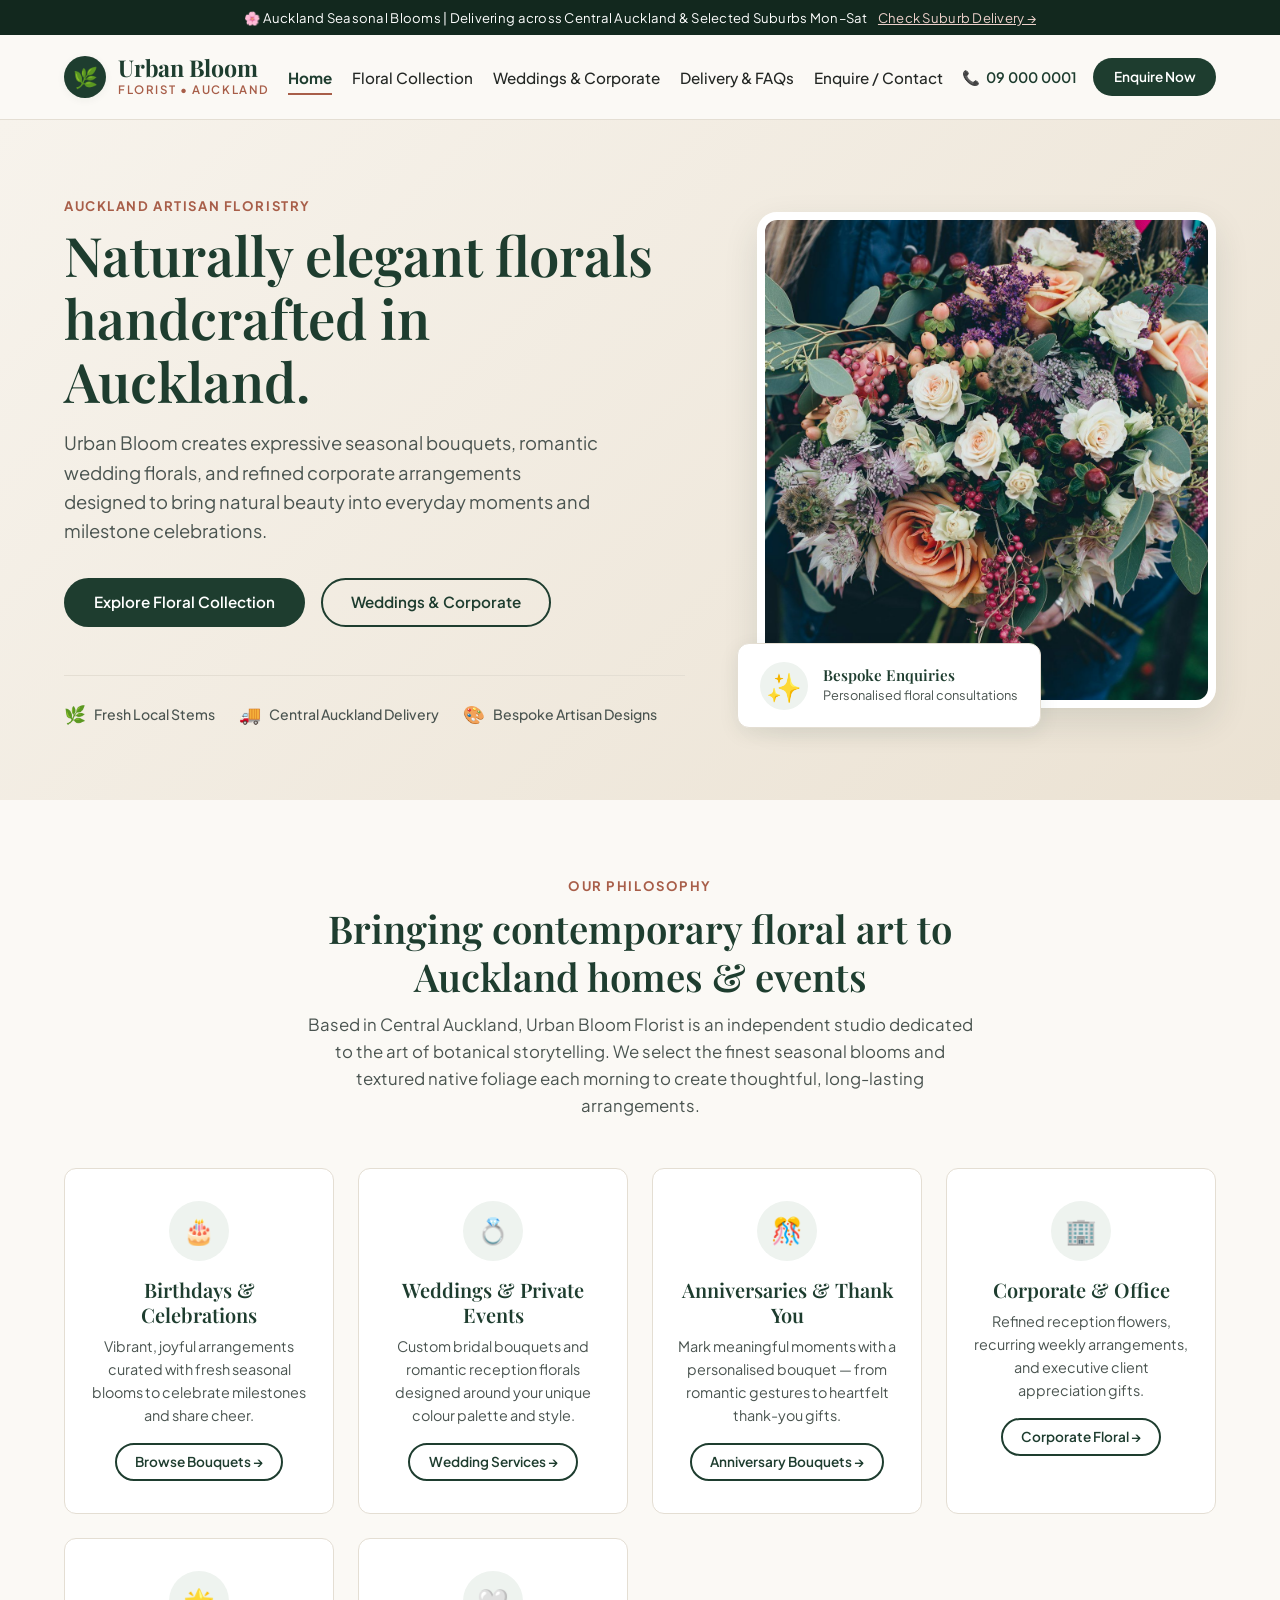
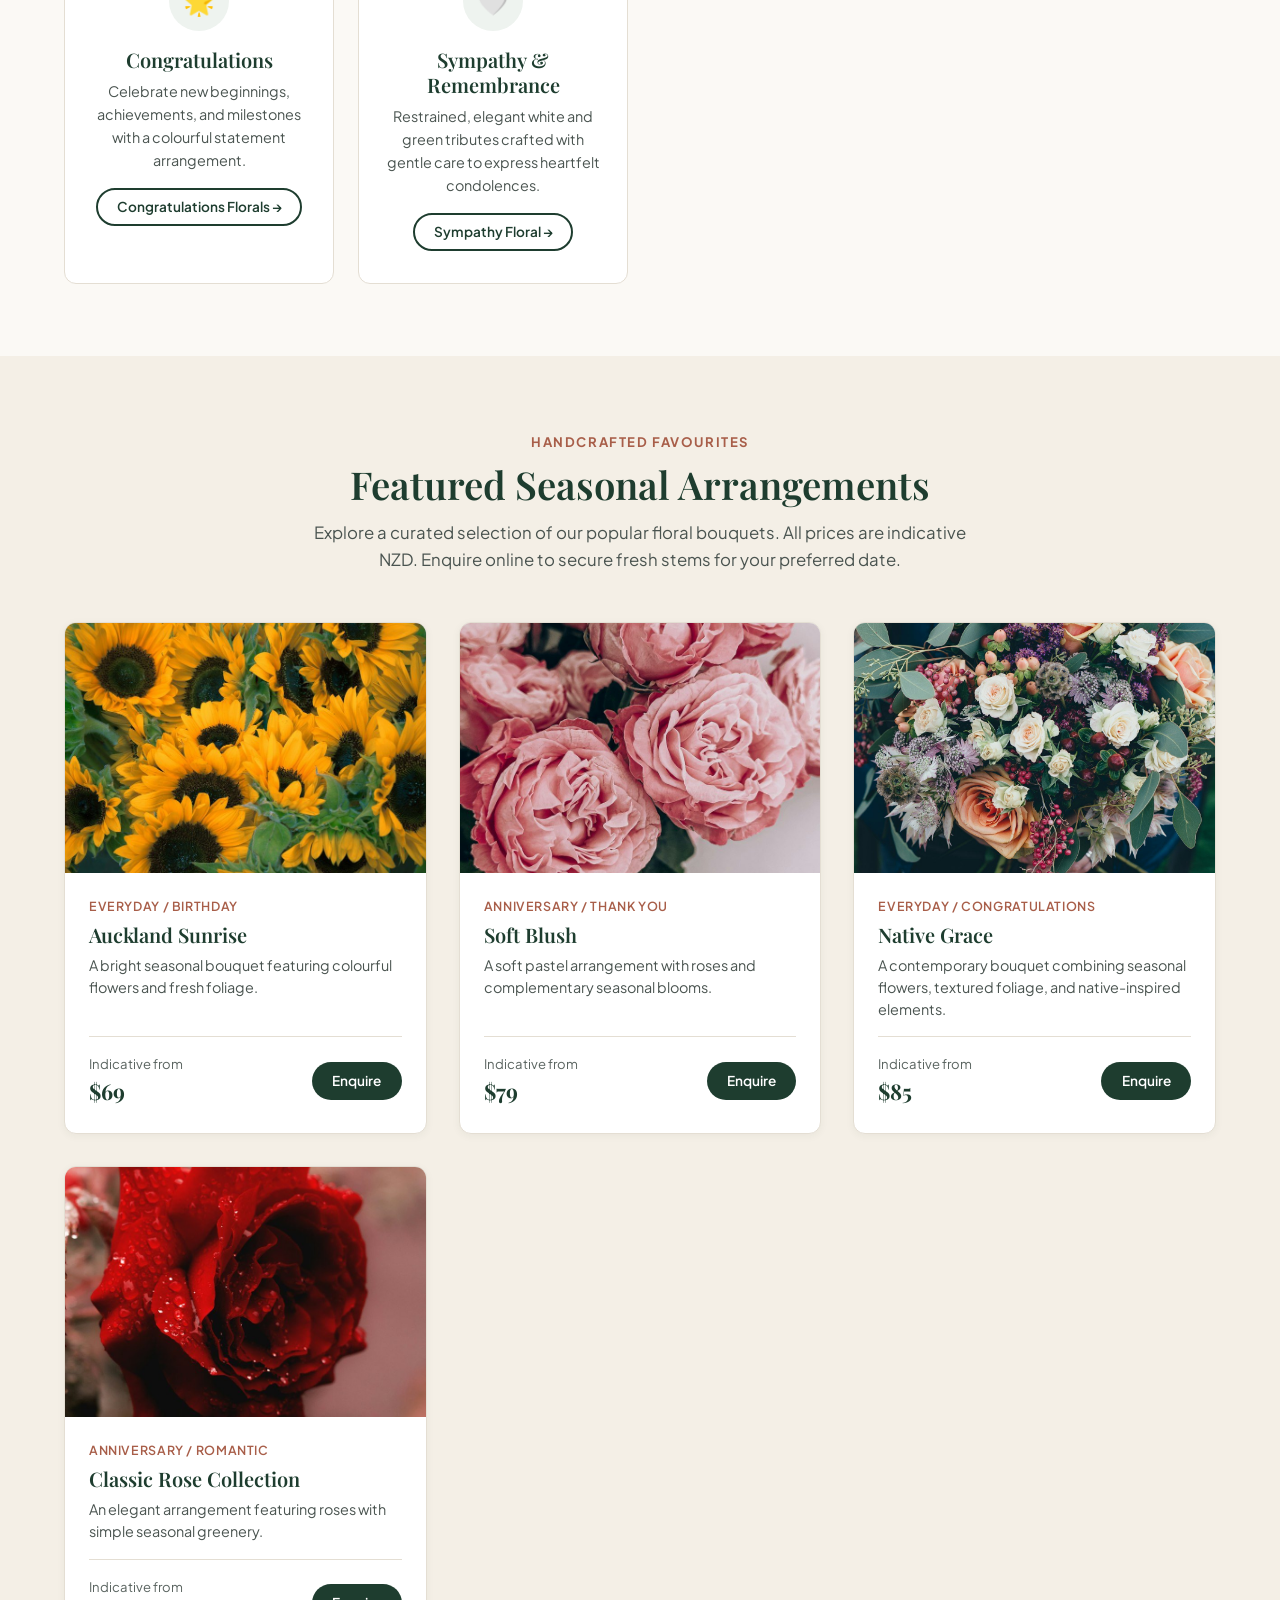
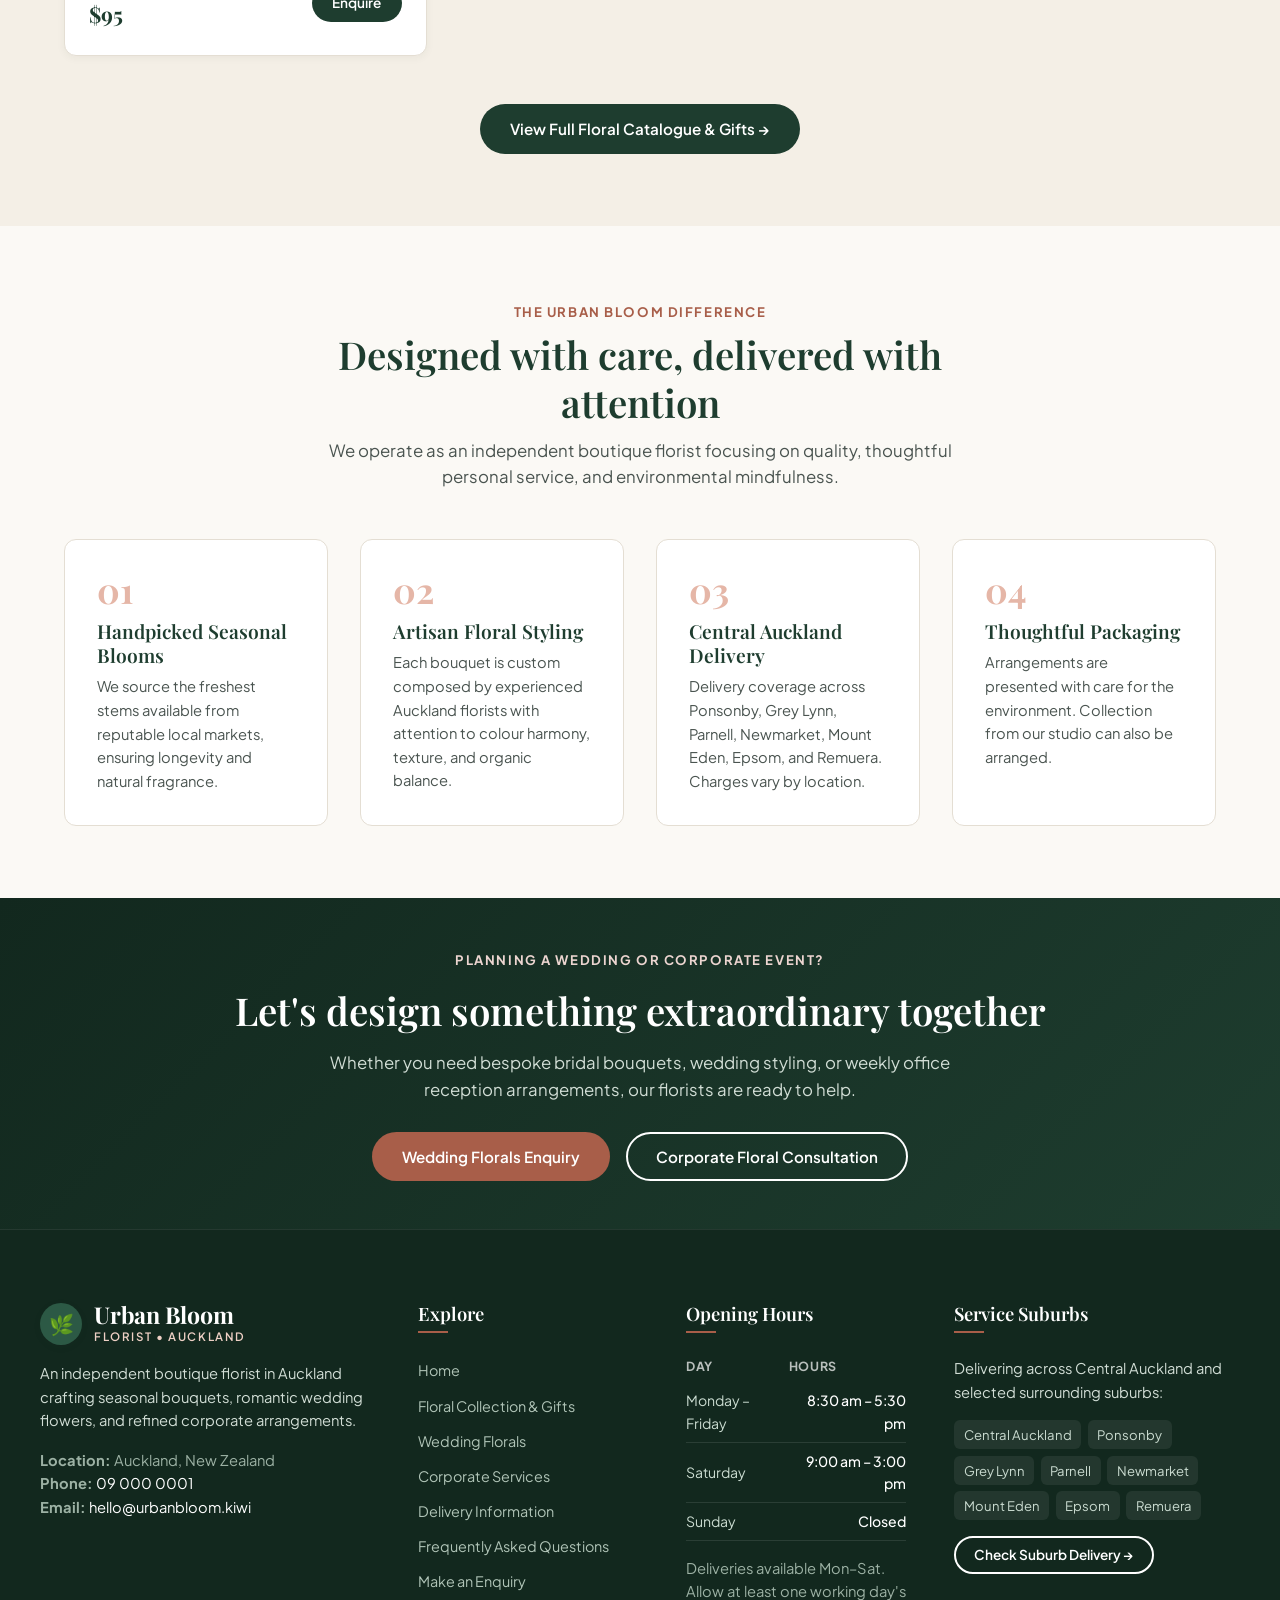
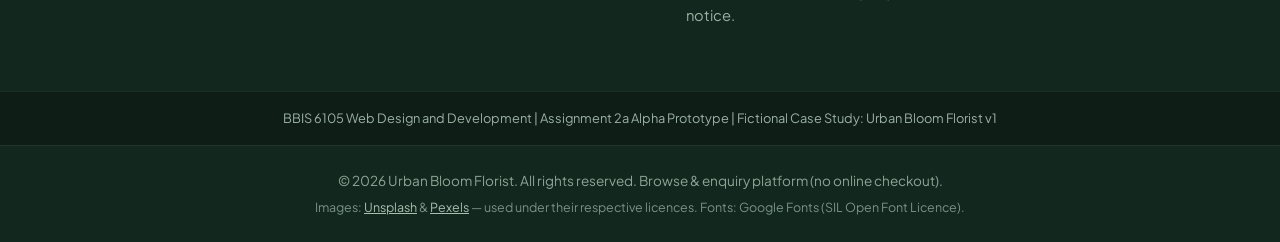
<file: index.html>
<!DOCTYPE html>

<html lang="en">
<head>
<meta charset="utf-8"/>
<meta content="width=device-width, initial-scale=1.0" name="viewport"/>
<title>Urban Bloom Florist | Contemporary Auckland Flowers &amp; Floral Styling</title>
<meta content="Urban Bloom Florist is an independent Auckland florist offering seasonal floral bouquets, wedding flowers, and corporate arrangements across Central Auckland." name="description"/>
<link href="images/favicon.svg" rel="icon" type="image/svg+xml"/>
<!-- Google Fonts -->
<link href="https://fonts.googleapis.com" rel="preconnect"/>
<link crossorigin="" href="https://fonts.gstatic.com" rel="preconnect"/>
<link href="https://fonts.googleapis.com/css2?family=Playfair+Display:ital,wght@0,500;0,600;0,700;1,400&amp;family=Plus+Jakarta+Sans:wght@400;500;600;700&amp;display=swap" rel="stylesheet"/>
<!-- Master Stylesheet -->
<link href="css/style.css" rel="stylesheet"/>
</head>
<body>
<!-- Accessible Skip to Content -->
<a class="skip-link" href="#main-content">Skip to main content</a>
<!-- Top Announcement Bar -->
<aside aria-label="Announcement" class="site-topbar">
<span>🌸 Auckland Seasonal Blooms | Delivering across Central Auckland &amp; Selected Suburbs Mon–Sat</span>
<a href="delivery.html">Check Suburb Delivery →</a>
</aside>
<!-- Main Navigation Header -->
<header class="site-header">
<div class="container nav-container">
<a aria-label="Urban Bloom Florist Homepage" class="brand-logo" href="index.html">
<div aria-hidden="true" class="brand-icon">🌿</div>
<div class="brand-text">
<span class="brand-title">Urban Bloom</span>
<span class="brand-tagline">Florist • Auckland</span>
</div>
</a>
<!-- Desktop Navigation -->
<nav aria-label="Primary Navigation" class="site-nav">
<ul class="nav-list">
<li><a aria-current="page" class="nav-link active" href="index.html">Home</a></li>
<li><a class="nav-link" href="products.html">Floral Collection</a></li>
<li><a class="nav-link" href="services.html">Weddings &amp; Corporate</a></li>
<li><a class="nav-link" href="delivery.html">Delivery &amp; FAQs</a></li>
<li><a class="nav-link" href="contact.html">Enquire / Contact</a></li>
</ul>
</nav>
<!-- Header CTAs -->
<div class="header-actions">
<a aria-label="Call Urban Bloom at 09 000 0001" class="header-phone" href="tel:090000001">
<span aria-hidden="true">📞</span>
<span>09 000 0001</span>
</a>
<a class="btn btn-sm btn-primary" href="contact.html">Enquire Now</a>
<!-- Mobile Menu Toggle -->
<button aria-expanded="false" aria-label="Toggle navigation menu" class="mobile-nav-toggle">
<span></span>
<span></span>
<span></span>
</button>
</div>
</div>
</header>
<main id="main-content">
<!-- Hero Section -->
<section aria-labelledby="hero-heading" class="hero">
<div class="container hero-grid">
<div class="hero-content">
<span class="section-eyebrow">Auckland Artisan Floristry</span>
<h1 class="hero-title" id="hero-heading">Naturally elegant florals handcrafted in Auckland.</h1>
<p class="hero-lead">
            Urban Bloom creates expressive seasonal bouquets, romantic wedding florals, and refined corporate arrangements designed to bring natural beauty into everyday moments and milestone celebrations.
          </p>
<div class="hero-ctas">
<a class="btn btn-primary" href="products.html">Explore Floral Collection</a>
<a class="btn btn-outline" href="services.html">Weddings &amp; Corporate</a>
</div>
<!-- Trust Badges -->
<div class="hero-trust-badges">
<div class="trust-item">
<span aria-hidden="true" class="trust-icon">🌿</span>
<span>Fresh Local Stems</span>
</div>
<div class="trust-item">
<span aria-hidden="true" class="trust-icon">🚚</span>
<span>Central Auckland Delivery</span>
</div>
<div class="trust-item">
<span aria-hidden="true" class="trust-icon">🎨</span>
<span>Bespoke Artisan Designs</span>
</div>
</div>
</div>
<div class="hero-image-wrapper">
<div class="hero-image-frame">
<img alt="Florist styling handcrafted seasonal flowers in Auckland studio" height="480" src="images/native-grace.jpg" width="600"/>
</div>
<div class="hero-badge-floating">
<div aria-hidden="true" class="badge-icon">✨</div>
<div class="badge-text">
<h4>Bespoke Enquiries</h4>
<p>Personalised floral consultations</p>
</div>
</div>
</div>
</div>
</section>
<!-- Studio Introduction & Occasions -->
<section aria-labelledby="intro-heading" class="section-padding">
<div class="container">
<div class="section-header">
<span class="section-eyebrow">Our Philosophy</span>
<h2 class="section-title" id="intro-heading">Bringing contemporary floral art to Auckland homes &amp; events</h2>
<p class="section-desc">
            Based in Central Auckland, Urban Bloom Florist is an independent studio dedicated to the art of botanical storytelling. We select the finest seasonal blooms and textured native foliage each morning to create thoughtful, long-lasting arrangements.
          </p>
</div>
<!-- Occasions Highlight Cards -->
<div class="occasion-grid">
<article class="occasion-card">
<div aria-hidden="true" class="occasion-icon">🎂</div>
<h3>Birthdays &amp; Celebrations</h3>
<p>Vibrant, joyful arrangements curated with fresh seasonal blooms to celebrate milestones and share cheer.</p>
<a class="btn btn-sm btn-outline" href="products.html?filter=birthday">Browse Bouquets →</a>
</article>
<article class="occasion-card">
<div aria-hidden="true" class="occasion-icon">💍</div>
<h3>Weddings &amp; Private Events</h3>
<p>Custom bridal bouquets and romantic reception florals designed around your unique colour palette and style.</p>
<a class="btn btn-sm btn-outline" href="services.html#weddings">Wedding Services →</a>
</article>
<article class="occasion-card">
<div aria-hidden="true" class="occasion-icon">🎊</div>
<h3>Anniversaries &amp; Thank You</h3>
<p>Mark meaningful moments with a personalised bouquet — from romantic gestures to heartfelt thank-you gifts.</p>
<a class="btn btn-sm btn-outline" href="products.html?filter=anniversary">Anniversary Bouquets →</a>
</article>
<article class="occasion-card">
<div aria-hidden="true" class="occasion-icon">🏢</div>
<h3>Corporate &amp; Office</h3>
<p>Refined reception flowers, recurring weekly arrangements, and executive client appreciation gifts.</p>
<a class="btn btn-sm btn-outline" href="services.html#corporate">Corporate Floral →</a>
</article>
<article class="occasion-card">
<div aria-hidden="true" class="occasion-icon">🌟</div>
<h3>Congratulations</h3>
<p>Celebrate new beginnings, achievements, and milestones with a colourful statement arrangement.</p>
<a class="btn btn-sm btn-outline" href="products.html?filter=congratulations">Congratulations Florals →</a>
</article>
<article class="occasion-card">
<div aria-hidden="true" class="occasion-icon">🤍</div>
<h3>Sympathy &amp; Remembrance</h3>
<p>Restrained, elegant white and green tributes crafted with gentle care to express heartfelt condolences.</p>
<a class="btn btn-sm btn-outline" href="products.html?filter=sympathy">Sympathy Floral →</a>
</article>
</div>
</div>
</section>
<!-- Featured Bouquets Section -->
<section aria-labelledby="featured-heading" class="section-padding section-bg-alt">
<div class="container">
<div class="section-header">
<span class="section-eyebrow">Handcrafted Favourites</span>
<h2 class="section-title" id="featured-heading">Featured Seasonal Arrangements</h2>
<p class="section-desc">
            Explore a curated selection of our popular floral bouquets. All prices are indicative NZD. Enquire online to secure fresh stems for your preferred date.
          </p>
</div>
<div class="product-grid">
<!-- Product 1: Auckland Sunrise -->
<article class="product-card" data-category="everyday birthday">
<div class="product-card-image">
<img alt="Auckland Sunrise bouquet of bright yellow sunflowers" height="400" loading="lazy" src="images/auckland-sunrise.jpg" width="600"/>
<button aria-label="Quick view Auckland Sunrise" class="product-quick-view-btn">Quick View</button>
</div>
<div class="product-card-body">
<span class="product-card-occasion">Everyday / Birthday</span>
<h3 class="product-card-title">Auckland Sunrise</h3>
<p class="product-card-desc">A bright seasonal bouquet featuring colourful flowers and fresh foliage.</p>
<div class="product-card-footer">
<div>
<span class="product-price-label">Indicative from</span>
<span class="product-price">$69</span>
</div>
<a class="btn btn-sm btn-primary" href="contact.html?product=Auckland%20Sunrise">Enquire</a>
</div>
</div>
</article>
<!-- Product 2: Soft Blush -->
<article class="product-card" data-category="anniversary thank-you everyday">
<div class="product-card-image">
<img alt="Soft Blush bouquet of soft pink roses" height="400" loading="lazy" src="images/soft-blush.jpg" width="600"/>
<button aria-label="Quick view Soft Blush" class="product-quick-view-btn">Quick View</button>
</div>
<div class="product-card-body">
<span class="product-card-occasion">Anniversary / Thank You</span>
<h3 class="product-card-title">Soft Blush</h3>
<p class="product-card-desc">A soft pastel arrangement with roses and complementary seasonal blooms.</p>
<div class="product-card-footer">
<div>
<span class="product-price-label">Indicative from</span>
<span class="product-price">$79</span>
</div>
<a class="btn btn-sm btn-primary" href="contact.html?product=Soft%20Blush">Enquire</a>
</div>
</div>
</article>
<!-- Product 3: Native Grace -->
<article class="product-card" data-category="everyday congratulations">
<div class="product-card-image">
<img alt="Native Grace mixed floral bouquet with green foliage" height="400" loading="lazy" src="images/native-grace.jpg" width="600"/>
<button aria-label="Quick view Native Grace" class="product-quick-view-btn">Quick View</button>
</div>
<div class="product-card-body">
<span class="product-card-occasion">Everyday / Congratulations</span>
<h3 class="product-card-title">Native Grace</h3>
<p class="product-card-desc">A contemporary bouquet combining seasonal flowers, textured foliage, and native-inspired elements.</p>
<div class="product-card-footer">
<div>
<span class="product-price-label">Indicative from</span>
<span class="product-price">$85</span>
</div>
<a class="btn btn-sm btn-primary" href="contact.html?product=Native%20Grace">Enquire</a>
</div>
</div>
</article>
<!-- Product 4: Classic Rose Collection -->
<article class="product-card" data-category="anniversary romantic">
<div class="product-card-image">
<img alt="Classic Rose Collection featuring a red rose" height="400" loading="lazy" src="images/classic-rose-collection.jpg" width="600"/>
<button aria-label="Quick view Classic Rose Collection" class="product-quick-view-btn">Quick View</button>
</div>
<div class="product-card-body">
<span class="product-card-occasion">Anniversary / Romantic</span>
<h3 class="product-card-title">Classic Rose Collection</h3>
<p class="product-card-desc">An elegant arrangement featuring roses with simple seasonal greenery.</p>
<div class="product-card-footer">
<div>
<span class="product-price-label">Indicative from</span>
<span class="product-price">$95</span>
</div>
<a class="btn btn-sm btn-primary" href="contact.html?product=Classic%20Rose%20Collection">Enquire</a>
</div>
</div>
</article>
</div>
<div class="text-center cta-spacer">
<a class="btn btn-primary" href="products.html">View Full Floral Catalogue &amp; Gifts →</a>
</div>
</div>
</section>
<!-- Why Urban Bloom -->
<section aria-labelledby="why-heading" class="section-padding">
<div class="container">
<div class="section-header">
<span class="section-eyebrow">The Urban Bloom Difference</span>
<h2 class="section-title" id="why-heading">Designed with care, delivered with attention</h2>
<p class="section-desc">
            We operate as an independent boutique florist focusing on quality, thoughtful personal service, and environmental mindfulness.
          </p>
</div>
<div class="feature-grid">
<div class="feature-box">
<div class="feature-num">01</div>
<h3>Handpicked Seasonal Blooms</h3>
<p>We source the freshest stems available from reputable local markets, ensuring longevity and natural fragrance.</p>
</div>
<div class="feature-box">
<div class="feature-num">02</div>
<h3>Artisan Floral Styling</h3>
<p>Each bouquet is custom composed by experienced Auckland florists with attention to colour harmony, texture, and organic balance.</p>
</div>
<div class="feature-box">
<div class="feature-num">03</div>
<h3>Central Auckland Delivery</h3>
<p>Delivery coverage across Ponsonby, Grey Lynn, Parnell, Newmarket, Mount Eden, Epsom, and Remuera. Charges vary by location.</p>
</div>
<div class="feature-box">
<div class="feature-num">04</div>
<h3>Thoughtful Packaging</h3>
<p>Arrangements are presented with care for the environment. Collection from our studio can also be arranged.</p>
</div>
</div>
</div>
</section>
<!-- Consultation CTA Banner -->
<section aria-labelledby="cta-banner-heading" class="cta-banner section-padding-sm">
<div class="container text-center">
<span class="section-eyebrow cta-eyebrow">Planning a Wedding or Corporate Event?</span>
<h2 class="cta-banner-heading" id="cta-banner-heading">Let's design something extraordinary together</h2>
<p class="cta-banner-desc">
          Whether you need bespoke bridal bouquets, wedding styling, or weekly office reception arrangements, our florists are ready to help.
        </p>
<div class="cta-banner-btns">
<a class="btn btn-accent" href="contact.html?service=wedding">Wedding Florals Enquiry</a>
<a class="btn btn-outline-white" href="contact.html?service=corporate">Corporate Floral Consultation</a>
</div>
</div>
</section>
<!-- Quick View Modal Structure (Global) -->
<div aria-hidden="true" aria-labelledby="modalProductTitle" aria-modal="true" class="modal-overlay" id="quickViewModal" role="dialog">
<div class="modal-box">
<button aria-label="Close modal" class="modal-close-btn" id="quickViewClose">×</button>
<div class="modal-body">
<div class="modal-product-layout">
<img alt="Bouquet preview" height="280" id="modalProductImg" src="images/celebration-mix.jpg" width="300"/>
<div>
<span class="product-card-occasion" id="modalProductOccasion"></span>
<h3 class="modal-product-title" id="modalProductTitle"></h3>
<p class="product-price modal-product-price" id="modalProductPrice"></p>
<p class="modal-product-desc" id="modalProductDesc"></p>
<a class="btn btn-primary btn-full" href="contact.html" id="modalEnquireLink">Enquire About This Bouquet →</a>
</div>
</div>
</div>
</div>
</div>
</main>
<!-- Global Site Footer -->
<footer class="site-footer">
<div class="container footer-top">
<div class="footer-grid">
<!-- Col 1: Brand Info -->
<div class="footer-col">
<div class="brand-logo footer-brand">
<div aria-hidden="true" class="brand-icon brand-icon--footer">🌿</div>
<div class="brand-text">
<span class="brand-title brand-title--footer">Urban Bloom</span>
<span class="brand-tagline brand-tagline--footer">Florist • Auckland</span>
</div>
</div>
<p>
            An independent boutique florist in Auckland crafting seasonal bouquets, romantic wedding flowers, and refined corporate arrangements.
          </p>
<p class="footer-contact-details">
<strong>Location:</strong> Auckland, New Zealand<br/>
<strong>Phone:</strong> <a class="footer-link" href="tel:090000001">09 000 0001</a><br/>
<strong>Email:</strong> <a class="footer-link" href="mailto:hello@urbanbloom.kiwi">hello@urbanbloom.kiwi</a>
</p>
</div>
<!-- Col 2: Navigation Links -->
<div class="footer-col">
<h4>Explore</h4>
<ul class="footer-links">
<li><a href="index.html">Home</a></li>
<li><a href="products.html">Floral Collection &amp; Gifts</a></li>
<li><a href="services.html#weddings">Wedding Florals</a></li>
<li><a href="services.html#corporate">Corporate Services</a></li>
<li><a href="delivery.html">Delivery Information</a></li>
<li><a href="delivery.html#faqs">Frequently Asked Questions</a></li>
<li><a href="contact.html">Make an Enquiry</a></li>
</ul>
</div>
<!-- Col 3: Hours -->
<div class="footer-col">
<h4>Opening Hours</h4>
<table aria-label="Urban Bloom opening hours" class="hours-table">
<caption class="sr-only">Urban Bloom Florist opening hours</caption>
<thead>
<tr>
<th scope="col">Day</th>
<th scope="col">Hours</th>
</tr>
</thead>
<tbody>
<tr>
<td>Monday – Friday</td>
<td>8:30 am – 5:30 pm</td>
</tr>
<tr>
<td>Saturday</td>
<td>9:00 am – 3:00 pm</td>
</tr>
<tr>
<td>Sunday</td>
<td>Closed</td>
</tr>
</tbody>
</table>
<p class="footer-hours-note">
            Deliveries available Mon–Sat. Allow at least one working day's notice.
          </p>
</div>
<!-- Col 4: Service Areas -->
<div class="footer-col">
<h4>Service Suburbs</h4>
<p class="footer-suburbs-intro">
            Delivering across Central Auckland and selected surrounding suburbs:
          </p>
<div class="footer-suburbs-list">
<span class="suburb-tag">Central Auckland</span>
<span class="suburb-tag">Ponsonby</span>
<span class="suburb-tag">Grey Lynn</span>
<span class="suburb-tag">Parnell</span>
<span class="suburb-tag">Newmarket</span>
<span class="suburb-tag">Mount Eden</span>
<span class="suburb-tag">Epsom</span>
<span class="suburb-tag">Remuera</span>
</div>
<div class="footer-suburb-cta">
<a class="btn btn-sm btn-outline-white" href="delivery.html">Check Suburb Delivery →</a>
</div>
</div>
</div>
</div>
<!-- Academic Banner -->
<div class="footer-academic-banner">
<div class="container">
<span>BBIS 6105 Web Design and Development | Assignment 2a Alpha Prototype | Fictional Case Study: Urban Bloom Florist v1</span>
</div>
</div>
<!-- Copyright & Photo Credits -->
<div class="footer-bottom">
<div class="container">
<p>© 2026 Urban Bloom Florist. All rights reserved. Browse &amp; enquiry platform (no online checkout).</p>
<p class="footer-credits">Images: <a class="footer-credits-link" href="https://unsplash.com/" rel="noopener" target="_blank">Unsplash</a> &amp; <a class="footer-credits-link" href="https://www.pexels.com/" rel="noopener" target="_blank">Pexels</a> — used under their respective licences. Fonts: Google Fonts (SIL Open Font Licence).</p>
</div>
</div>
</footer>
<!-- Scripts -->
<script src="js/main.js"></script>
</body>
</html>
</file>
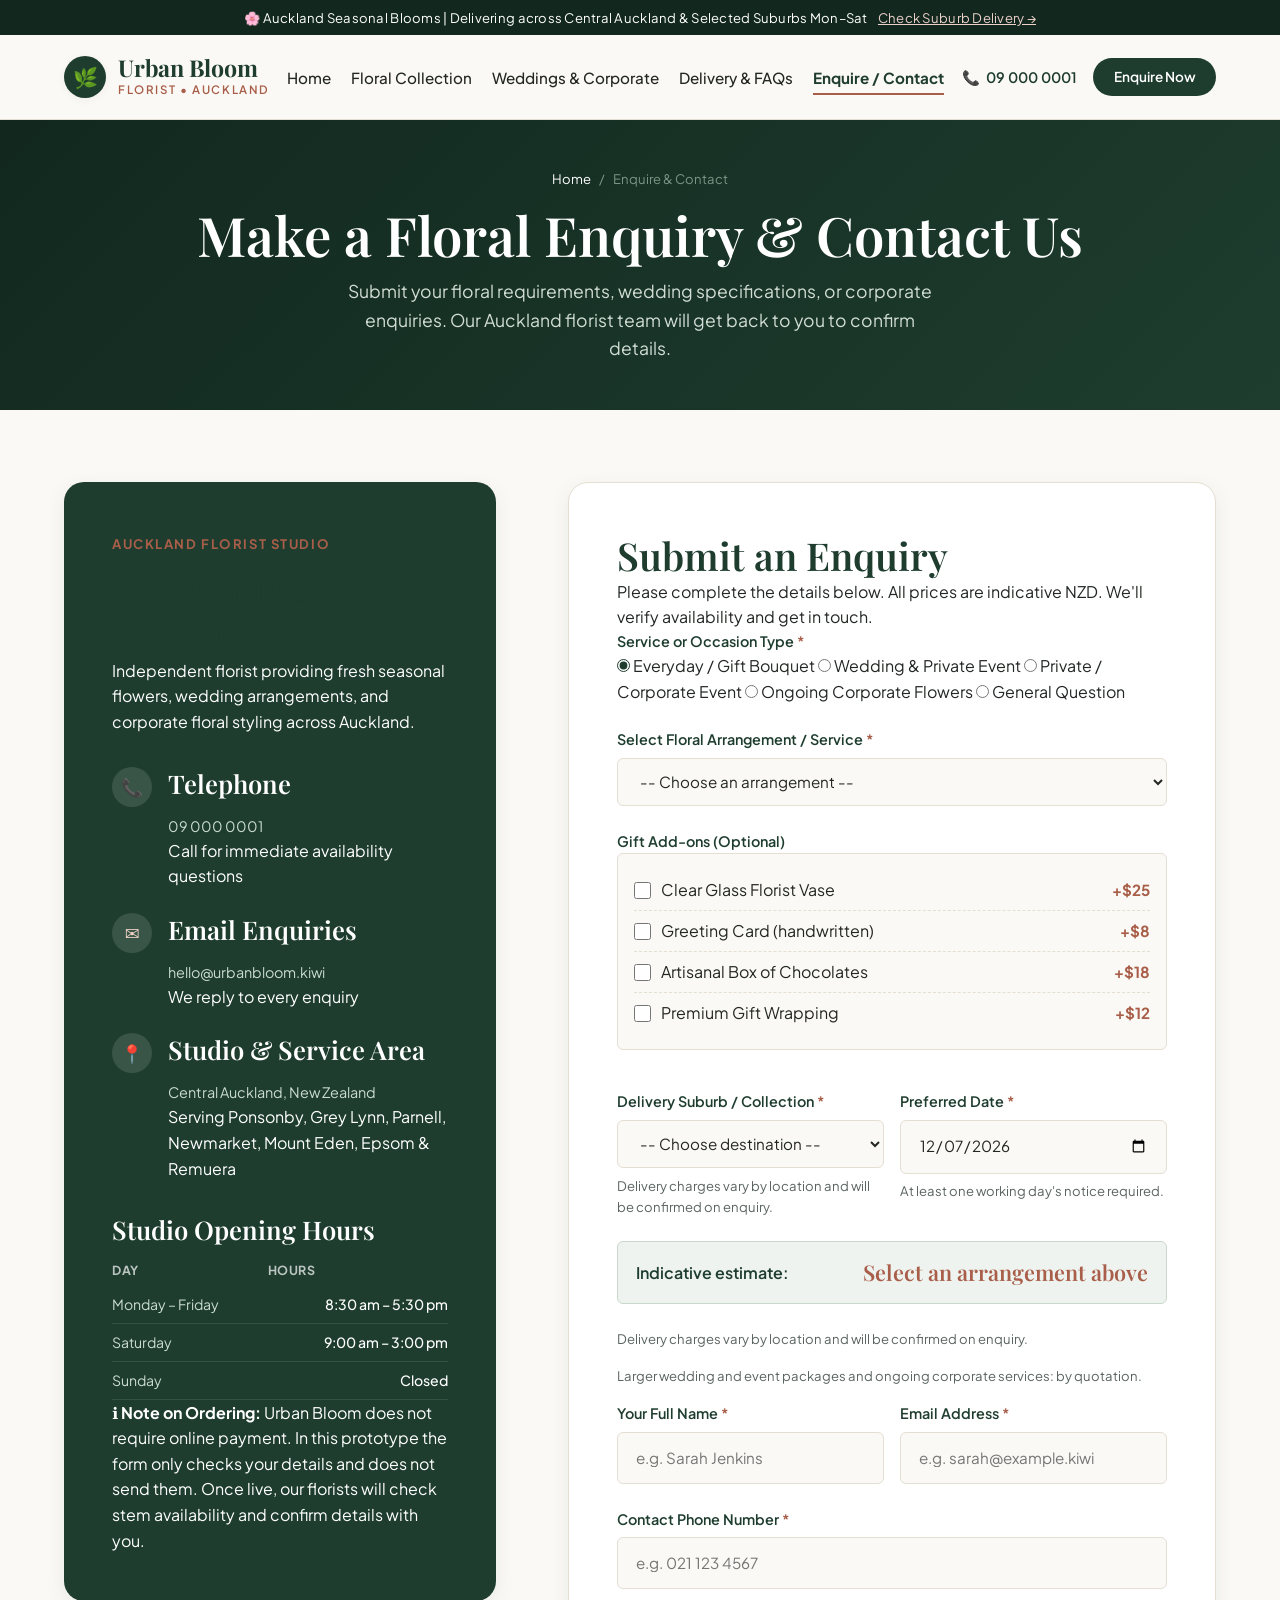
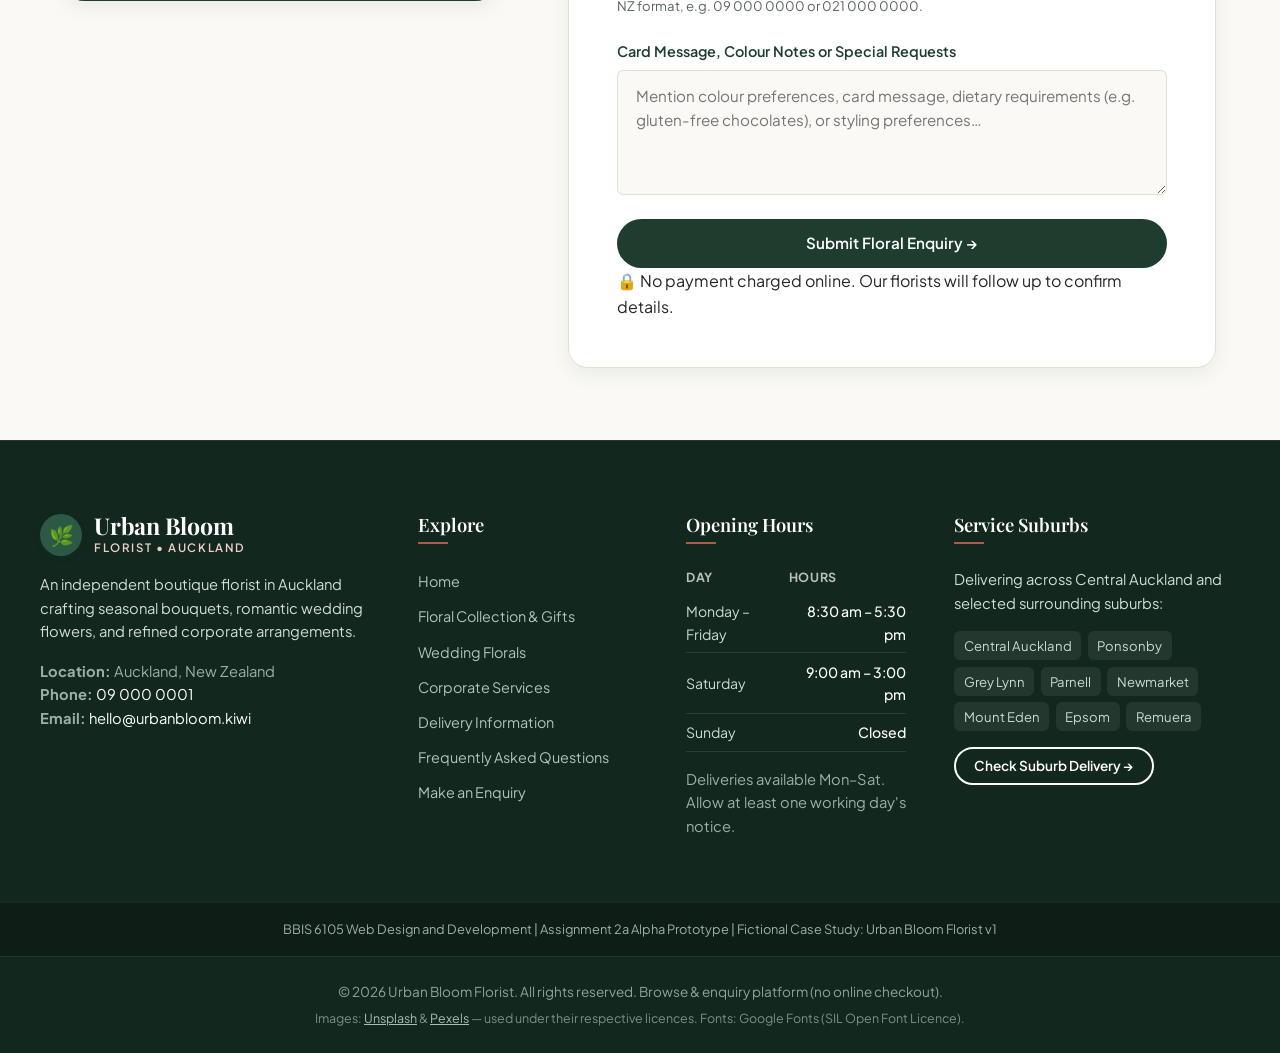
<file: contact.html>
<!DOCTYPE html>

<html lang="en">
<head>
<meta charset="utf-8"/>
<meta content="width=device-width, initial-scale=1.0" name="viewport"/>
<title>Make an Enquiry &amp; Contact | Urban Bloom Florist Auckland</title>
<meta content="Contact Urban Bloom Florist in Auckland or submit a floral enquiry for bouquets, wedding flowers, and corporate subscriptions." name="description"/>
<link href="images/favicon.svg" rel="icon" type="image/svg+xml"/>
<link href="https://fonts.googleapis.com" rel="preconnect"/>
<link crossorigin="" href="https://fonts.gstatic.com" rel="preconnect"/>
<link href="https://fonts.googleapis.com/css2?family=Playfair+Display:ital,wght@0,500;0,600;0,700;1,400&amp;family=Plus+Jakarta+Sans:wght@400;500;600;700&amp;display=swap" rel="stylesheet"/>
<link href="css/style.css" rel="stylesheet"/>
</head>
<body>
<a class="skip-link" href="#main-content">Skip to main content</a>
<aside aria-label="Announcement" class="site-topbar">
<span>🌸 Auckland Seasonal Blooms | Delivering across Central Auckland &amp; Selected Suburbs Mon–Sat</span>
<a href="delivery.html">Check Suburb Delivery →</a>
</aside>
<header class="site-header">
<div class="container nav-container">
<a aria-label="Urban Bloom Florist Homepage" class="brand-logo" href="index.html">
<div aria-hidden="true" class="brand-icon">🌿</div>
<div class="brand-text">
<span class="brand-title">Urban Bloom</span>
<span class="brand-tagline">Florist • Auckland</span>
</div>
</a>
<nav aria-label="Primary Navigation" class="site-nav">
<ul class="nav-list">
<li><a class="nav-link" href="index.html">Home</a></li>
<li><a class="nav-link" href="products.html">Floral Collection</a></li>
<li><a class="nav-link" href="services.html">Weddings &amp; Corporate</a></li>
<li><a class="nav-link" href="delivery.html">Delivery &amp; FAQs</a></li>
<li><a aria-current="page" class="nav-link active" href="contact.html">Enquire / Contact</a></li>
</ul>
</nav>
<div class="header-actions">
<a aria-label="Call Urban Bloom at 09 000 0001" class="header-phone" href="tel:090000001">
<span aria-hidden="true">📞</span>
<span>09 000 0001</span>
</a>
<a class="btn btn-sm btn-primary" href="contact.html">Enquire Now</a>
<button aria-expanded="false" aria-label="Toggle navigation menu" class="mobile-nav-toggle">
<span></span><span></span><span></span>
</button>
</div>
</div>
</header>
<main id="main-content">
<section aria-labelledby="contact-heading" class="page-banner">
<div class="container">
<nav aria-label="Breadcrumb" class="breadcrumbs">
<a href="index.html">Home</a>
<span aria-hidden="true">/</span>
<span aria-current="page">Enquire &amp; Contact</span>
</nav>
<h1 id="contact-heading">Make a Floral Enquiry &amp; Contact Us</h1>
<p>
          Submit your floral requirements, wedding specifications, or corporate enquiries. Our Auckland florist team will get back to you to confirm details.
        </p>
</div>
</section>
<section class="section-padding">
<div class="container">
<div class="contact-layout">
<!-- Left Column: Studio Details -->
<aside aria-label="Studio Information" class="contact-info-card">
<span class="section-eyebrow contact-eyebrow">Auckland Florist Studio</span>
<h2 class="contact-info-title">Urban Bloom Florist</h2>
<p class="contact-info-desc">
              Independent florist providing fresh seasonal flowers, wedding arrangements, and corporate floral styling across Auckland.
            </p>
<div class="contact-detail-list">
<div class="contact-detail-item">
<div aria-hidden="true" class="contact-detail-icon">📞</div>
<div class="contact-detail-text">
<h3>Telephone</h3>
<p><a href="tel:090000001">09 000 0001</a></p>
<span class="contact-detail-note">Call for immediate availability questions</span>
</div>
</div>
<div class="contact-detail-item">
<div aria-hidden="true" class="contact-detail-icon">✉️</div>
<div class="contact-detail-text">
<h3>Email Enquiries</h3>
<p><a href="mailto:hello@urbanbloom.kiwi">hello@urbanbloom.kiwi</a></p>
<span class="contact-detail-note">We reply to every enquiry</span>
</div>
</div>
<div class="contact-detail-item">
<div aria-hidden="true" class="contact-detail-icon">📍</div>
<div class="contact-detail-text">
<h3>Studio &amp; Service Area</h3>
<p>Central Auckland, New Zealand</p>
<span class="contact-detail-note">Serving Ponsonby, Grey Lynn, Parnell, Newmarket, Mount Eden, Epsom &amp; Remuera</span>
</div>
</div>
</div>
<div class="contact-hours-wrapper">
<h3 class="contact-hours-title">Studio Opening Hours</h3>
<table aria-label="Studio opening hours" class="hours-table">
<caption class="sr-only">Urban Bloom Florist studio opening hours</caption>
<thead>
<tr><th scope="col">Day</th><th scope="col">Hours</th></tr>
</thead>
<tbody>
<tr><td>Monday – Friday</td><td>8:30 am – 5:30 pm</td></tr>
<tr><td>Saturday</td><td>9:00 am – 3:00 pm</td></tr>
<tr><td>Sunday</td><td>Closed</td></tr>
</tbody>
</table>
</div>
<div class="contact-note-box">
<strong>ℹ Note on Ordering:</strong> Urban Bloom does not require online payment. In this prototype the form only checks your details and does not send them. Once live, our florists will check stem availability and confirm details with you.
            </div>
</aside>
<!-- Right Column: Enquiry Form -->
<div class="enquiry-form-card">
<h2 class="enquiry-form-title">Submit an Enquiry</h2>
<p class="enquiry-form-intro">
              Please complete the details below. All prices are indicative NZD. We'll verify availability and get in touch.
            </p>
<form aria-label="Floral Enquiry Form" id="enquiryForm" novalidate="">
<!-- Enquiry Type — wrapped in fieldset/legend, no accent-color attr -->
<fieldset class="form-group">
<legend class="form-label">Service or Occasion Type <span aria-hidden="true" class="required">*</span></legend>
<div class="radio-group">
<label class="radio-label">
<input checked="" name="enquiryType" type="radio" value="bouquet"/>
                    Everyday / Gift Bouquet
                  </label>
<label class="radio-label">
<input name="enquiryType" type="radio" value="wedding"/>
                    Wedding &amp; Private Event
                  </label>
<label class="radio-label">
<input name="enquiryType" type="radio" value="event"/>
                    Private / Corporate Event
                  </label>
<label class="radio-label">
<input name="enquiryType" type="radio" value="corporate"/>
                    Ongoing Corporate Flowers
                  </label>
<label class="radio-label">
<input name="enquiryType" type="radio" value="general"/>
                    General Question
                  </label>
</div>
</fieldset>
<!-- Product Selection -->
<div class="form-group">
<label class="form-label" for="productSelect">Select Floral Arrangement / Service <span aria-hidden="true" class="required">*</span></label>
<select aria-describedby="productSelect-error" autocomplete="off" class="form-control" id="productSelect" name="productSelect" required="">
<option value="">-- Choose an arrangement --</option>
<optgroup label="Featured Seasonal Bouquets">
<option value="Auckland Sunrise">Auckland Sunrise — from $69</option>
<option value="Soft Blush">Soft Blush — from $79</option>
<option value="Native Grace">Native Grace — from $85</option>
<option value="Celebration Mix">Celebration Mix — from $75</option>
<option value="Classic Rose Collection">Classic Rose Collection — from $95</option>
<option value="Peaceful Wishes">Peaceful Wishes — from $89</option>
<option value="Urban Statement Arrangement">Urban Statement Arrangement — from $120</option>
<option value="Seasonal Designer's Choice">Seasonal Designer's Choice — from $70</option>
</optgroup>
<optgroup label="Weddings &amp; Events">
<option value="Bridal Bouquet">Bridal Bouquet — from $180</option>
<option value="Bridesmaid Bouquet">Bridesmaid Bouquet — from $110</option>
<option value="Table Arrangement">Table Arrangement — from $95 each</option>
</optgroup>
<optgroup label="Corporate">
<option value="Corporate Weekly Arrangement">Corporate Weekly Arrangement — from $120 per arrangement</option>
</optgroup>
<optgroup label="Other">
<option value="General Enquiry">Custom Floral Consultation (Quotation)</option>
</optgroup>
</select>
<span class="form-error-msg" id="productSelect-error">Please select an arrangement or service.</span>
</div>
<!-- Add-ons — wrapped in fieldset/legend -->
<fieldset class="form-group">
<legend class="form-label">Gift Add-ons (Optional)</legend>
<div class="form-addons-box">
<label class="form-addon-label">
<div class="form-addon-left">
<input class="addon-checkbox" name="addon_vase" type="checkbox" value="vase"/>
<span>Clear Glass Florist Vase</span>
</div>
<span class="addon-calc-price">+$25</span>
</label>
<label class="form-addon-label">
<div class="form-addon-left">
<input class="addon-checkbox" name="addon_card" type="checkbox" value="card"/>
<span>Greeting Card (handwritten)</span>
</div>
<span class="addon-calc-price">+$8</span>
</label>
<label class="form-addon-label">
<div class="form-addon-left">
<input class="addon-checkbox" name="addon_choc" type="checkbox" value="chocolates"/>
<span>Artisanal Box of Chocolates</span>
</div>
<span class="addon-calc-price">+$18</span>
</label>
<label class="form-addon-label">
<div class="form-addon-left">
<input class="addon-checkbox" name="addon_wrap" type="checkbox" value="wrapping"/>
<span>Premium Gift Wrapping</span>
</div>
<span class="addon-calc-price">+$12</span>
</label>
</div>
</fieldset>
<!-- Delivery / Date -->
<div class="form-group-grid">
<div class="form-group">
<label class="form-label" for="deliverySelect">Delivery Suburb / Collection <span aria-hidden="true" class="required">*</span></label>
<select aria-describedby="deliverySelect-error" autocomplete="address-level2" class="form-control" id="deliverySelect" name="deliverySuburb" required="">
<option value="">-- Choose destination --</option>
<option value="collection">Collection can be arranged</option>
<option value="Central Auckland">Central Auckland (CBD)</option>
<option value="Ponsonby">Ponsonby</option>
<option value="Grey Lynn">Grey Lynn</option>
<option value="Parnell">Parnell</option>
<option value="Newmarket">Newmarket</option>
<option value="Mount Eden">Mount Eden</option>
<option value="Epsom">Epsom</option>
<option value="Remuera">Remuera</option>
<option value="Other Auckland">Other Auckland Suburb</option>
</select>
<span class="form-hint">Delivery charges vary by location and will be confirmed on enquiry.</span>
<span class="form-error-msg" id="deliverySelect-error">Please specify delivery location or collection.</span>
</div>
<div class="form-group">
<label class="form-label" for="preferredDate">Preferred Date <span aria-hidden="true" class="required">*</span></label>
<input aria-describedby="preferredDate-error" autocomplete="off" class="form-control" id="preferredDate" name="preferredDate" required="" type="date"/>
<span class="form-hint">At least one working day's notice required.</span>
<span class="form-error-msg" id="preferredDate-error">Please select a valid future date.</span>
</div>
</div>
<!-- Estimate bar — no delivery added -->
<div aria-live="polite" class="estimate-summary-bar">
<span>Indicative estimate:</span>
<span class="total-amount" id="estimatedTotal">Select an arrangement above</span>
</div>
<p class="form-hint form-hint-spaced" id="deliveryNote">Delivery charges vary by location and will be confirmed on enquiry.</p>
<p class="form-hint form-hint-spaced">Larger wedding and event packages and ongoing corporate services: by quotation.</p>
<!-- Wedding/Event extra fields — shown by JS -->
<fieldset aria-hidden="true" hidden="" id="weddingEventFields">
<legend>Wedding &amp; Event Details</legend>
<div class="form-group">
<label class="form-label" for="eventLocation">Event Location / Venue <span aria-hidden="true" class="required conditional-required">*</span></label>
<input autocomplete="off" class="form-control" id="eventLocation" name="eventLocation" placeholder="e.g. Viaduct Harbour, Auckland" type="text"/>
</div>
<div class="form-group-grid">
<div class="form-group">
<label class="form-label" for="guestCount">Approximate Guest Count <span aria-hidden="true" class="required conditional-required">*</span></label>
<input autocomplete="off" class="form-control" id="guestCount" min="1" name="guestCount" placeholder="e.g. 80" type="number"/>
</div>
<div class="form-group">
<label class="form-label" for="eventBudget">Approximate Budget (NZD) <span aria-hidden="true" class="required conditional-required">*</span></label>
<input autocomplete="off" class="form-control" id="eventBudget" name="eventBudget" placeholder="e.g. $1,500–$2,500" type="text"/>
</div>
</div>
</fieldset>
<!-- Customer Details -->
<div class="form-group-grid">
<div class="form-group">
<label class="form-label" for="customerName">Your Full Name <span aria-hidden="true" class="required">*</span></label>
<input aria-describedby="customerName-error" autocomplete="name" class="form-control" id="customerName" name="name" placeholder="e.g. Sarah Jenkins" required="" type="text"/>
<span class="form-error-msg" id="customerName-error">Please provide your name.</span>
</div>
<div class="form-group">
<label class="form-label" for="customerEmail">Email Address <span aria-hidden="true" class="required">*</span></label>
<input aria-describedby="customerEmail-error" autocomplete="email" class="form-control" id="customerEmail" name="email" placeholder="e.g. sarah@example.kiwi" required="" type="email"/>
<span class="form-error-msg" id="customerEmail-error">Please provide a valid email address.</span>
</div>
</div>
<div class="form-group">
<label class="form-label" for="customerPhone">Contact Phone Number <span aria-hidden="true" class="required">*</span></label>
<input aria-describedby="customerPhone-error" autocomplete="tel" class="form-control" id="customerPhone" name="phone" placeholder="e.g. 021 123 4567" required="" type="tel"/>
<span class="form-hint">NZ format, e.g. 09 000 0000 or 021 000 0000.</span>
<span class="form-error-msg" id="customerPhone-error">Please provide a valid NZ phone number.</span>
</div>
<div class="form-group">
<label class="form-label" for="customerNotes">Card Message, Colour Notes or Special Requests</label>
<textarea autocomplete="off" class="form-control" id="customerNotes" name="notes" placeholder="Mention colour preferences, card message, dietary requirements (e.g. gluten-free chocolates), or styling preferences…" rows="4"></textarea>
</div>
<!-- Submit -->
<div class="form-submit-row">
<button class="btn btn-primary btn-full btn-large" type="submit">
                  Submit Floral Enquiry →
                </button>
<p class="form-privacy-note">
                  🔒 No payment charged online. Our florists will follow up to confirm details.
                </p>
</div>
</form>
</div>
</div>
</div>
</section>
</main>
<footer class="site-footer">
<div class="container footer-top">
<div class="footer-grid">
<div class="footer-col">
<div class="brand-logo footer-brand">
<div aria-hidden="true" class="brand-icon brand-icon--footer">🌿</div>
<div class="brand-text">
<span class="brand-title brand-title--footer">Urban Bloom</span>
<span class="brand-tagline brand-tagline--footer">Florist • Auckland</span>
</div>
</div>
<p>An independent boutique florist in Auckland crafting seasonal bouquets, romantic wedding flowers, and refined corporate arrangements.</p>
<p class="footer-contact-details">
<strong>Location:</strong> Auckland, New Zealand<br/>
<strong>Phone:</strong> <a class="footer-link" href="tel:090000001">09 000 0001</a><br/>
<strong>Email:</strong> <a class="footer-link" href="mailto:hello@urbanbloom.kiwi">hello@urbanbloom.kiwi</a>
</p>
</div>
<div class="footer-col">
<h4>Explore</h4>
<ul class="footer-links">
<li><a href="index.html">Home</a></li>
<li><a href="products.html">Floral Collection &amp; Gifts</a></li>
<li><a href="services.html#weddings">Wedding Florals</a></li>
<li><a href="services.html#corporate">Corporate Services</a></li>
<li><a href="delivery.html">Delivery Information</a></li>
<li><a href="delivery.html#faqs">Frequently Asked Questions</a></li>
<li><a href="contact.html">Make an Enquiry</a></li>
</ul>
</div>
<div class="footer-col">
<h4>Opening Hours</h4>
<table aria-label="Urban Bloom opening hours" class="hours-table">
<caption class="sr-only">Urban Bloom Florist opening hours</caption>
<thead>
<tr><th scope="col">Day</th><th scope="col">Hours</th></tr>
</thead>
<tbody>
<tr><td>Monday – Friday</td><td>8:30 am – 5:30 pm</td></tr>
<tr><td>Saturday</td><td>9:00 am – 3:00 pm</td></tr>
<tr><td>Sunday</td><td>Closed</td></tr>
</tbody>
</table>
<p class="footer-hours-note">Deliveries available Mon–Sat. Allow at least one working day's notice.</p>
</div>
<div class="footer-col">
<h4>Service Suburbs</h4>
<p class="footer-suburbs-intro">Delivering across Central Auckland and selected surrounding suburbs:</p>
<div class="footer-suburbs-list">
<span class="suburb-tag">Central Auckland</span>
<span class="suburb-tag">Ponsonby</span>
<span class="suburb-tag">Grey Lynn</span>
<span class="suburb-tag">Parnell</span>
<span class="suburb-tag">Newmarket</span>
<span class="suburb-tag">Mount Eden</span>
<span class="suburb-tag">Epsom</span>
<span class="suburb-tag">Remuera</span>
</div>
<div class="footer-suburb-cta">
<a class="btn btn-sm btn-outline-white" href="delivery.html">Check Suburb Delivery →</a>
</div>
</div>
</div>
</div>
<div class="footer-academic-banner">
<div class="container">
<span>BBIS 6105 Web Design and Development | Assignment 2a Alpha Prototype | Fictional Case Study: Urban Bloom Florist v1</span>
</div>
</div>
<div class="footer-bottom">
<div class="container">
<p>© 2026 Urban Bloom Florist. All rights reserved. Browse &amp; enquiry platform (no online checkout).</p>
<p class="footer-credits">Images: <a class="footer-credits-link" href="https://unsplash.com/" rel="noopener" target="_blank">Unsplash</a> &amp; <a class="footer-credits-link" href="https://www.pexels.com/" rel="noopener" target="_blank">Pexels</a> — used under their respective licences. Fonts: Google Fonts (SIL Open Font Licence).</p>
</div>
</div>
</footer>
<script src="js/main.js"></script>
</body>
</html>
</file>
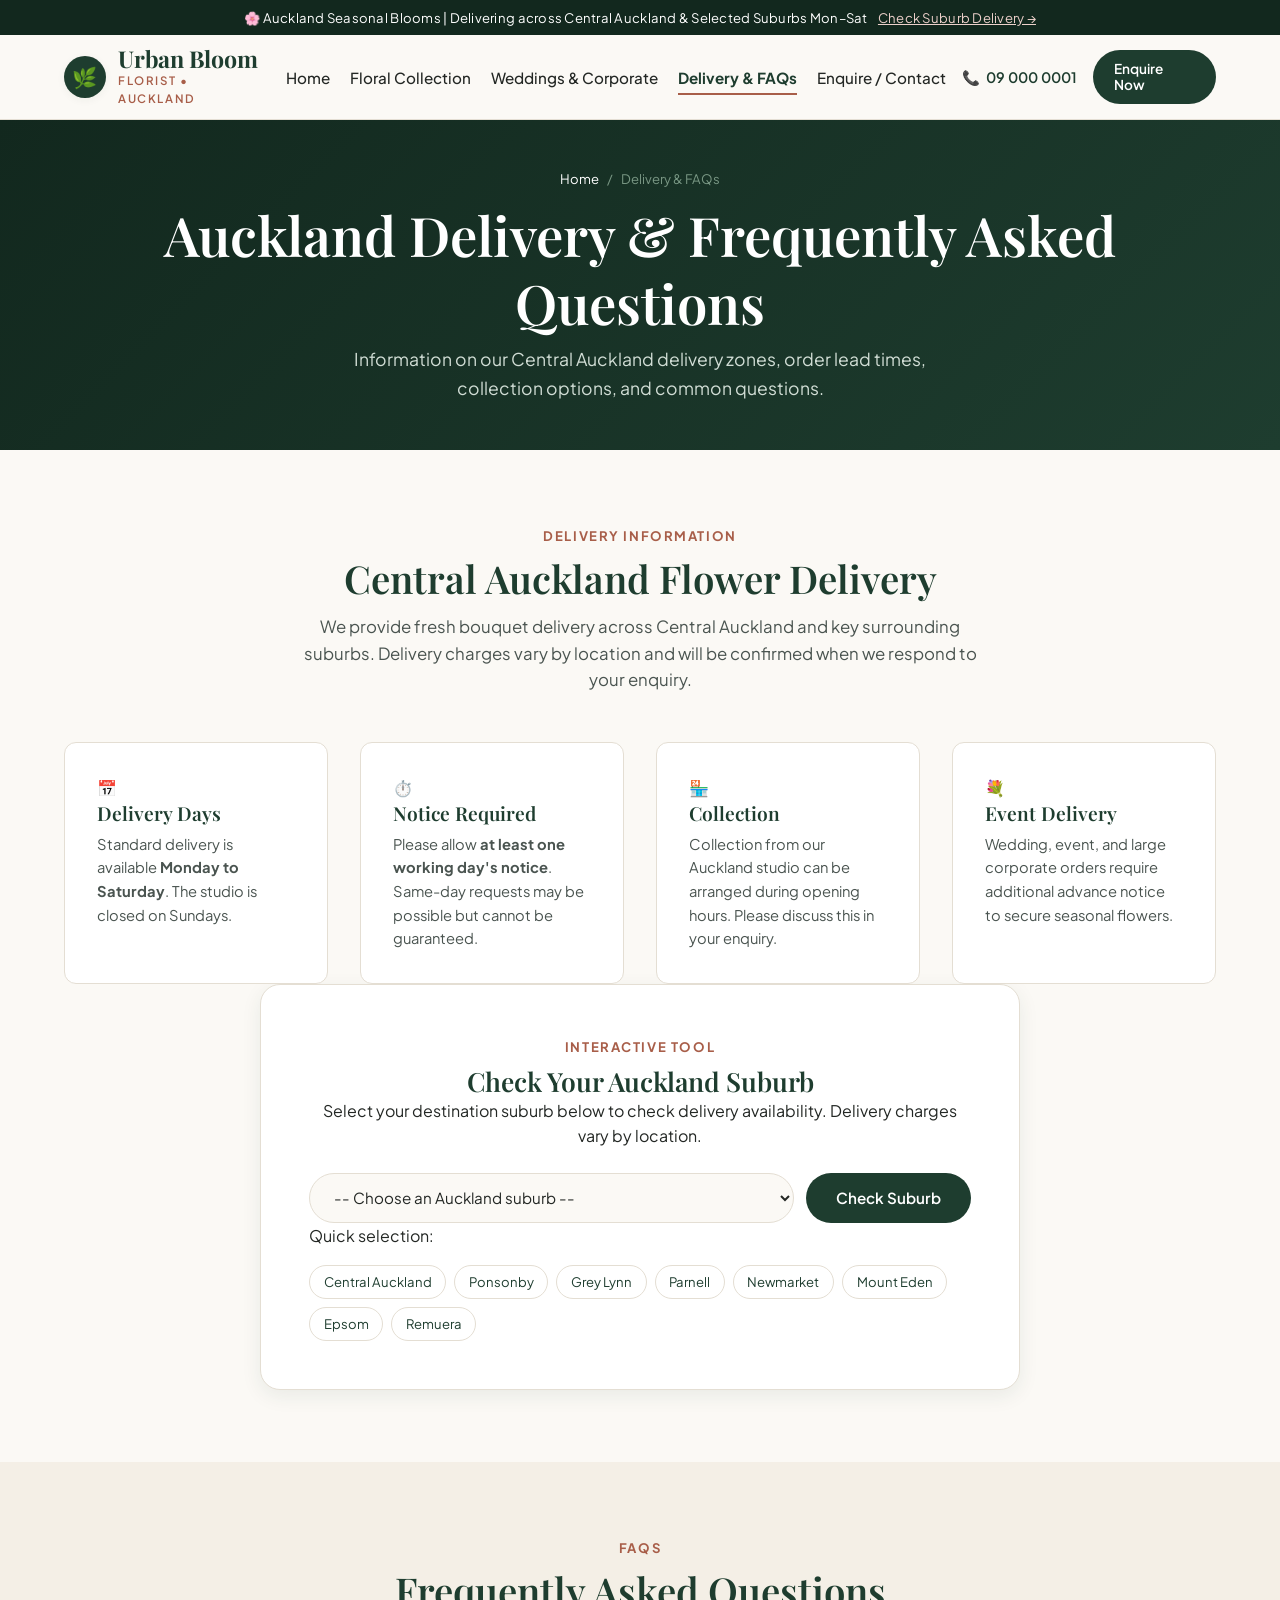
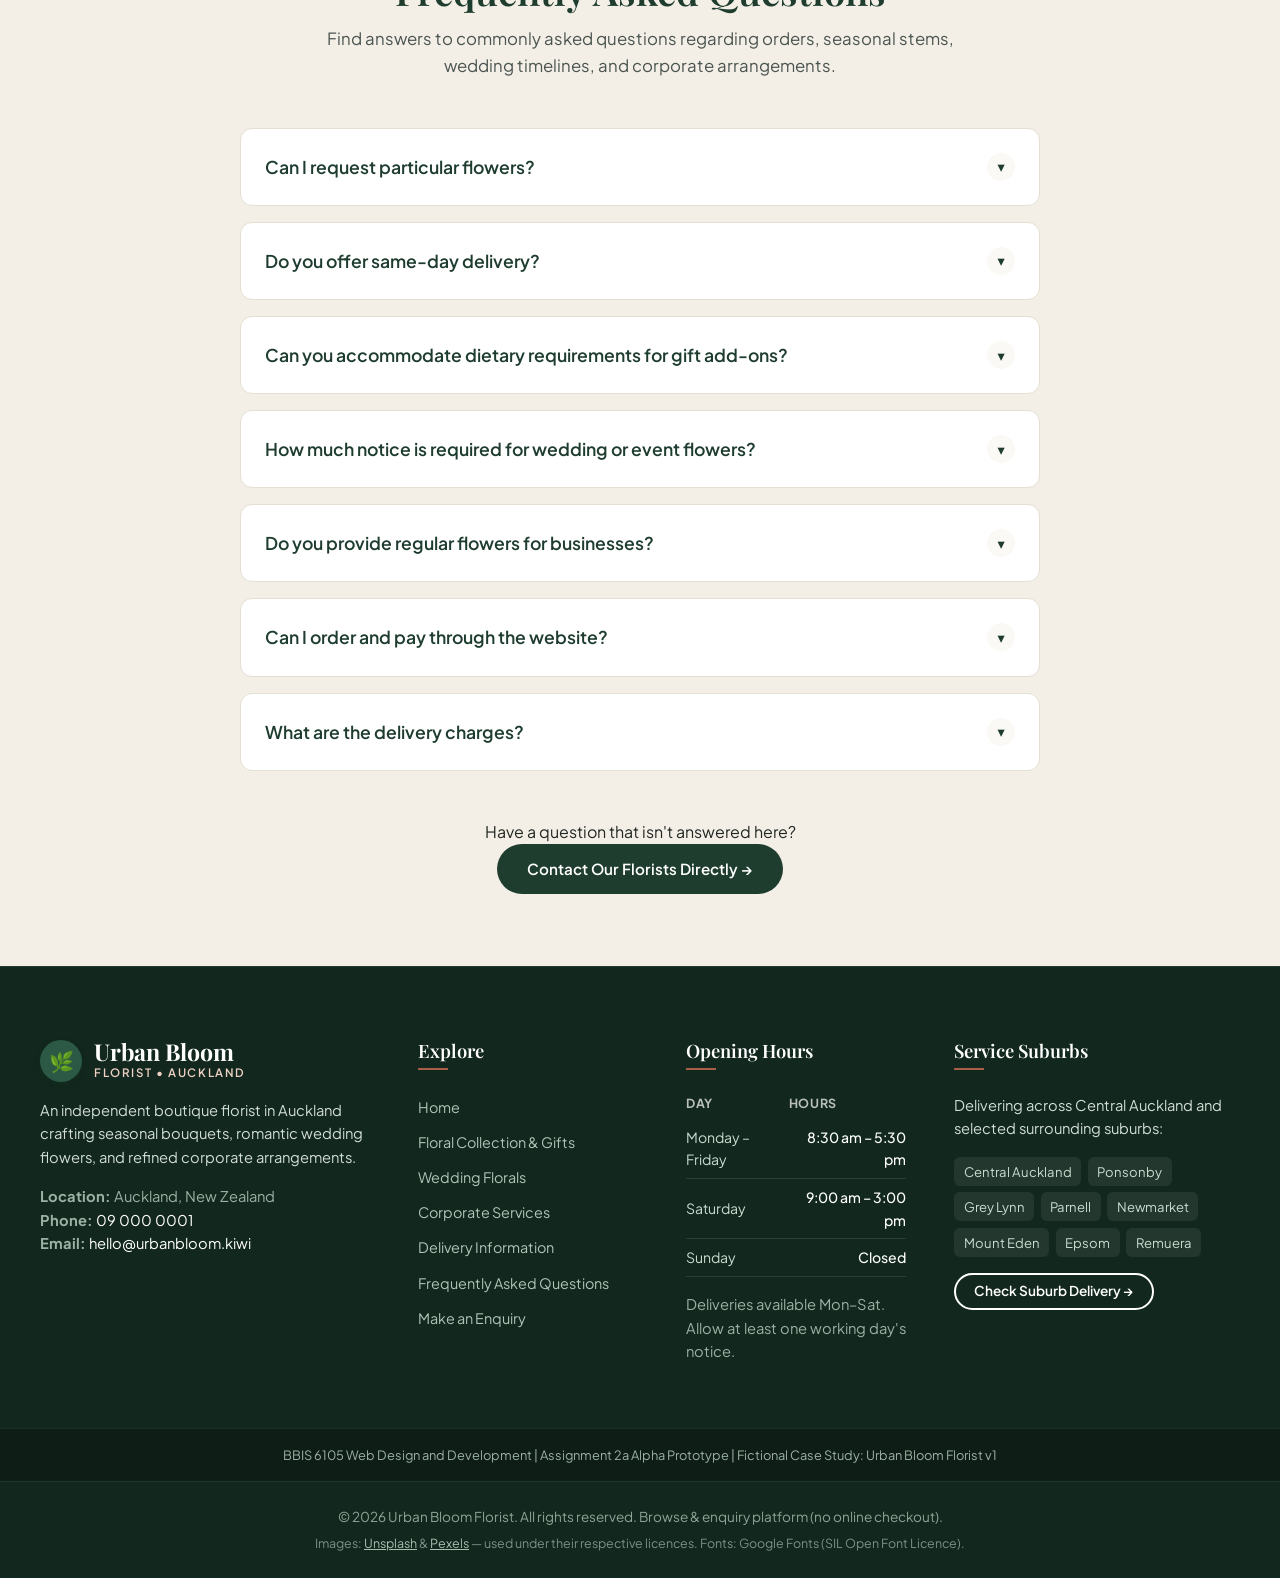
<file: delivery.html>
<!DOCTYPE html>
<html lang="en">
<head>
  <meta charset="UTF-8">
  <meta name="viewport" content="width=device-width, initial-scale=1.0">
  <title>Delivery Suburbs &amp; FAQs | Urban Bloom Florist Auckland</title>
  <meta name="description" content="Central Auckland flower delivery guide, suburb checker, ordering notice periods, and frequently asked questions for Urban Bloom Florist.">
  <link rel="icon" href="images/favicon.svg" type="image/svg+xml">
  <link rel="preconnect" href="https://fonts.googleapis.com">
  <link rel="preconnect" href="https://fonts.gstatic.com" crossorigin>
  <link href="https://fonts.googleapis.com/css2?family=Playfair+Display:ital,wght@0,500;0,600;0,700;1,400&family=Plus+Jakarta+Sans:wght@400;500;600;700&display=swap" rel="stylesheet">
  <link rel="stylesheet" href="css/style.css">
</head>
<body>

  <a href="#main-content" class="skip-link">Skip to main content</a>

  <aside class="site-topbar" aria-label="Announcement">
    <span>🌸 Auckland Seasonal Blooms | Delivering across Central Auckland &amp; Selected Suburbs Mon–Sat</span>
    <a href="delivery.html">Check Suburb Delivery &rarr;</a>
  </aside>

  <header class="site-header">
    <div class="container nav-container">
      <a href="index.html" class="brand-logo" aria-label="Urban Bloom Florist Homepage">
        <div class="brand-icon" aria-hidden="true">🌿</div>
        <div class="brand-text">
          <span class="brand-title">Urban Bloom</span>
          <span class="brand-tagline">Florist • Auckland</span>
        </div>
      </a>
      <nav class="site-nav" aria-label="Primary Navigation">
        <ul class="nav-list">
          <li><a href="index.html" class="nav-link">Home</a></li>
          <li><a href="products.html" class="nav-link">Floral Collection</a></li>
          <li><a href="services.html" class="nav-link">Weddings &amp; Corporate</a></li>
          <li><a href="delivery.html" class="nav-link active" aria-current="page">Delivery &amp; FAQs</a></li>
          <li><a href="contact.html" class="nav-link">Enquire / Contact</a></li>
        </ul>
      </nav>
      <div class="header-actions">
        <a href="tel:090000001" class="header-phone" aria-label="Call Urban Bloom at 09 000 0001">
          <span aria-hidden="true">📞</span>
          <span>09 000 0001</span>
        </a>
        <a href="contact.html" class="btn btn-sm btn-primary">Enquire Now</a>
        <button class="mobile-nav-toggle" aria-label="Toggle navigation menu" aria-expanded="false">
          <span></span><span></span><span></span>
        </button>
      </div>
    </div>
  </header>

  <main id="main-content">
    <section class="page-banner" aria-labelledby="delivery-heading">
      <div class="container">
        <nav class="breadcrumbs" aria-label="Breadcrumb">
          <a href="index.html">Home</a>
          <span aria-hidden="true">/</span>
          <span aria-current="page">Delivery &amp; FAQs</span>
        </nav>
        <h1 id="delivery-heading">Auckland Delivery &amp; Frequently Asked Questions</h1>
        <p>
          Information on our Central Auckland delivery zones, order lead times, collection options, and common questions.
        </p>
      </div>
    </section>

    <!-- SECTION 1: Delivery Information -->
    <section class="section-padding" aria-labelledby="delivery-guidelines">
      <div class="container">
        <div class="section-header">
          <span class="section-eyebrow">Delivery Information</span>
          <h2 id="delivery-guidelines" class="section-title">Central Auckland Flower Delivery</h2>
          <p class="section-desc">
            We provide fresh bouquet delivery across Central Auckland and key surrounding suburbs. Delivery charges vary by location and will be confirmed when we respond to your enquiry.
          </p>
        </div>

        <div class="feature-grid delivery-feature-grid">
          <div class="feature-box">
            <span class="delivery-icon" aria-hidden="true">📅</span>
            <h3>Delivery Days</h3>
            <p>Standard delivery is available <strong>Monday to Saturday</strong>. The studio is closed on Sundays.</p>
          </div>

          <div class="feature-box">
            <span class="delivery-icon" aria-hidden="true">⏱️</span>
            <h3>Notice Required</h3>
            <p>Please allow <strong>at least one working day's notice</strong>. Same-day requests may be possible but cannot be guaranteed.</p>
          </div>

          <div class="feature-box">
            <span class="delivery-icon" aria-hidden="true">🏪</span>
            <h3>Collection</h3>
            <p>Collection from our Auckland studio can be arranged during opening hours. Please discuss this in your enquiry.</p>
          </div>

          <div class="feature-box">
            <span class="delivery-icon" aria-hidden="true">💐</span>
            <h3>Event Delivery</h3>
            <p>Wedding, event, and large corporate orders require additional advance notice to secure seasonal flowers.</p>
          </div>
        </div>

        <!-- Interactive Suburb Checker -->
        <div class="suburb-checker-card">
          <div class="text-center">
            <span class="section-eyebrow">Interactive Tool</span>
            <h3 class="suburb-checker-title">Check Your Auckland Suburb</h3>
            <p class="suburb-checker-desc">
              Select your destination suburb below to check delivery availability. Delivery charges vary by location.
            </p>
          </div>

          <form id="suburbCheckerForm" class="suburb-search-form" aria-label="Auckland Suburb Delivery Checker">
            <label for="suburbSelect" class="sr-only">Select Auckland suburb</label>
            <select id="suburbSelect" name="suburb" autocomplete="address-level2">
              <option value="">-- Choose an Auckland suburb --</option>
              <option value="Central Auckland">Central Auckland (CBD)</option>
              <option value="Ponsonby">Ponsonby</option>
              <option value="Grey Lynn">Grey Lynn</option>
              <option value="Parnell">Parnell</option>
              <option value="Newmarket">Newmarket</option>
              <option value="Mount Eden">Mount Eden</option>
              <option value="Epsom">Epsom</option>
              <option value="Remuera">Remuera</option>
              <option value="Other Auckland Suburb">Other Auckland Suburb</option>
            </select>
            <button type="submit" class="btn btn-primary">Check Suburb</button>
          </form>

          <!-- Quick suburb pills -->
          <div class="suburb-pills-wrapper">
            <span class="suburb-pills-label" aria-hidden="true">Quick selection:</span>
            <div class="suburb-pills" role="group" aria-label="Quick suburb selection">
              <button type="button" class="suburb-pill" data-suburb="Central Auckland">Central Auckland</button>
              <button type="button" class="suburb-pill" data-suburb="Ponsonby">Ponsonby</button>
              <button type="button" class="suburb-pill" data-suburb="Grey Lynn">Grey Lynn</button>
              <button type="button" class="suburb-pill" data-suburb="Parnell">Parnell</button>
              <button type="button" class="suburb-pill" data-suburb="Newmarket">Newmarket</button>
              <button type="button" class="suburb-pill" data-suburb="Mount Eden">Mount Eden</button>
              <button type="button" class="suburb-pill" data-suburb="Epsom">Epsom</button>
              <button type="button" class="suburb-pill" data-suburb="Remuera">Remuera</button>
            </div>
          </div>

          <!-- Dynamic Results Box — populated by JS using textContent only -->
          <div id="suburbResultBox" class="suburb-result" role="region" aria-live="polite" aria-label="Delivery availability result"></div>
        </div>
      </div>
    </section>

    <!-- SECTION 2: FAQs -->
    <section id="faqs" class="section-padding section-bg-alt" aria-labelledby="faqs-heading">
      <div class="container">
        <div class="section-header">
          <span class="section-eyebrow">FAQs</span>
          <h2 id="faqs-heading" class="section-title">Frequently Asked Questions</h2>
          <p class="section-desc">
            Find answers to commonly asked questions regarding orders, seasonal stems, wedding timelines, and corporate arrangements.
          </p>
        </div>

        <div class="faq-accordion" role="list" aria-label="Frequently Asked Questions">

          <div class="faq-item" role="listitem">
            <button class="faq-question" aria-expanded="false">
              <span>Can I request particular flowers?</span>
              <span class="faq-icon" aria-hidden="true">&#9662;</span>
            </button>
            <div class="faq-answer">
              <p>
                <strong>Yes.</strong> Customers may request particular flowers or preferred colour palettes, but availability always depends on the season and current market supply. If a requested bloom is unavailable, our florists will recommend beautiful, high-quality alternatives of equal or greater value.
              </p>
            </div>
          </div>

          <div class="faq-item" role="listitem">
            <button class="faq-question" aria-expanded="false">
              <span>Do you offer same-day delivery?</span>
              <span class="faq-icon" aria-hidden="true">&#9662;</span>
            </button>
            <div class="faq-answer">
              <p>
                Same-day delivery may be available for some orders placed early in the day, but it cannot be guaranteed. We strongly recommend submitting your enquiry at least one working day in advance so we can reserve and prepare the freshest blooms.
              </p>
            </div>
          </div>

          <div class="faq-item" role="listitem">
            <button class="faq-question" aria-expanded="false">
              <span>Can you accommodate dietary requirements for gift add-ons?</span>
              <span class="faq-icon" aria-hidden="true">&#9662;</span>
            </button>
            <div class="faq-answer">
              <p>
                Customers should provide relevant dietary requirements (such as nut-free, vegan, or gluten-free preferences for chocolates) when submitting an enquiry. Availability of suitable gift items may vary depending on local supplier stock.
              </p>
            </div>
          </div>

          <div class="faq-item" role="listitem">
            <button class="faq-question" aria-expanded="false">
              <span>How much notice is required for wedding or event flowers?</span>
              <span class="faq-icon" aria-hidden="true">&#9662;</span>
            </button>
            <div class="faq-answer">
              <p>
                Customers are encouraged to enquire at least three weeks before smaller events and considerably earlier for weddings or large events. This gives us ample time to consult on colour palettes, source specialty stems, and prepare styling proposals.
              </p>
            </div>
          </div>

          <div class="faq-item" role="listitem">
            <button class="faq-question" aria-expanded="false">
              <span>Do you provide regular flowers for businesses?</span>
              <span class="faq-icon" aria-hidden="true">&#9662;</span>
            </button>
            <div class="faq-answer">
              <p>
                <strong>Yes.</strong> Weekly, fortnightly, and other recurring floral arrangements can be discussed with Urban Bloom. We provide fresh vase rotations, custom corporate billing, and designs tailored to your brand image starting from approximately $120 per arrangement. Ongoing corporate services: by quotation.
              </p>
            </div>
          </div>

          <div class="faq-item" role="listitem">
            <button class="faq-question" aria-expanded="false">
              <span>Can I order and pay through the website?</span>
              <span class="faq-icon" aria-hidden="true">&#9662;</span>
            </button>
            <div class="faq-answer">
              <p>
                The website is intended for browsing products and services and submitting enquiries. Online payment is not currently provided. Once your enquiry is received, our florist team will check stem availability and contact you to confirm the order details.
              </p>
            </div>
          </div>

          <div class="faq-item" role="listitem">
            <button class="faq-question" aria-expanded="false">
              <span>What are the delivery charges?</span>
              <span class="faq-icon" aria-hidden="true">&#9662;</span>
            </button>
            <div class="faq-answer">
              <p>
                Delivery charges vary by location and will be confirmed when we respond to your enquiry. Use the suburb checker above to see whether your suburb is within our standard delivery area.
              </p>
            </div>
          </div>

        </div>

        <div class="text-center cta-spacer">
          <p class="faq-contact-prompt">Have a question that isn't answered here?</p>
          <a href="contact.html" class="btn btn-primary">Contact Our Florists Directly &rarr;</a>
        </div>
      </div>
    </section>
  </main>

  <footer class="site-footer">
    <div class="container footer-top">
      <div class="footer-grid">
        <div class="footer-col">
          <div class="brand-logo footer-brand">
            <div class="brand-icon brand-icon--footer" aria-hidden="true">🌿</div>
            <div class="brand-text">
              <span class="brand-title brand-title--footer">Urban Bloom</span>
              <span class="brand-tagline brand-tagline--footer">Florist • Auckland</span>
            </div>
          </div>
          <p>An independent boutique florist in Auckland crafting seasonal bouquets, romantic wedding flowers, and refined corporate arrangements.</p>
          <p class="footer-contact-details">
            <strong>Location:</strong> Auckland, New Zealand<br>
            <strong>Phone:</strong> <a href="tel:090000001" class="footer-link">09 000 0001</a><br>
            <strong>Email:</strong> <a href="mailto:hello@urbanbloom.kiwi" class="footer-link">hello@urbanbloom.kiwi</a>
          </p>
        </div>
        <div class="footer-col">
          <h4>Explore</h4>
          <ul class="footer-links">
            <li><a href="index.html">Home</a></li>
            <li><a href="products.html">Floral Collection &amp; Gifts</a></li>
            <li><a href="services.html#weddings">Wedding Florals</a></li>
            <li><a href="services.html#corporate">Corporate Services</a></li>
            <li><a href="delivery.html">Delivery Information</a></li>
            <li><a href="delivery.html#faqs">Frequently Asked Questions</a></li>
            <li><a href="contact.html">Make an Enquiry</a></li>
          </ul>
        </div>
        <div class="footer-col">
          <h4>Opening Hours</h4>
          <table class="hours-table" aria-label="Urban Bloom opening hours">
            <caption class="sr-only">Urban Bloom Florist opening hours</caption>
            <thead>
              <tr><th scope="col">Day</th><th scope="col">Hours</th></tr>
            </thead>
            <tbody>
              <tr><td>Monday – Friday</td><td>8:30 am – 5:30 pm</td></tr>
              <tr><td>Saturday</td><td>9:00 am – 3:00 pm</td></tr>
              <tr><td>Sunday</td><td>Closed</td></tr>
            </tbody>
          </table>
          <p class="footer-hours-note">Deliveries available Mon–Sat. Allow at least one working day's notice.</p>
        </div>
        <div class="footer-col">
          <h4>Service Suburbs</h4>
          <p class="footer-suburbs-intro">Delivering across Central Auckland and selected surrounding suburbs:</p>
          <div class="footer-suburbs-list">
            <span class="suburb-tag">Central Auckland</span>
            <span class="suburb-tag">Ponsonby</span>
            <span class="suburb-tag">Grey Lynn</span>
            <span class="suburb-tag">Parnell</span>
            <span class="suburb-tag">Newmarket</span>
            <span class="suburb-tag">Mount Eden</span>
            <span class="suburb-tag">Epsom</span>
            <span class="suburb-tag">Remuera</span>
          </div>
          <div class="footer-suburb-cta">
            <a href="delivery.html" class="btn btn-sm btn-outline-white">Check Suburb Delivery &rarr;</a>
          </div>
        </div>
      </div>
    </div>
    <div class="footer-academic-banner">
      <div class="container">
        <span>BBIS 6105 Web Design and Development | Assignment 2a Alpha Prototype | Fictional Case Study: Urban Bloom Florist v1</span>
      </div>
    </div>
    <div class="footer-bottom">
      <div class="container">
        <p>&copy; 2026 Urban Bloom Florist. All rights reserved. Browse &amp; enquiry platform (no online checkout).</p>
        <p class="footer-credits">Images: <a href="https://unsplash.com/" class="footer-credits-link" target="_blank" rel="noopener">Unsplash</a> &amp; <a href="https://www.pexels.com/" class="footer-credits-link" target="_blank" rel="noopener">Pexels</a> — used under their respective licences. Fonts: Google Fonts (SIL Open Font Licence).</p>
      </div>
    </div>
  </footer>

  <script src="js/main.js"></script>
</body>
</html>
</file>
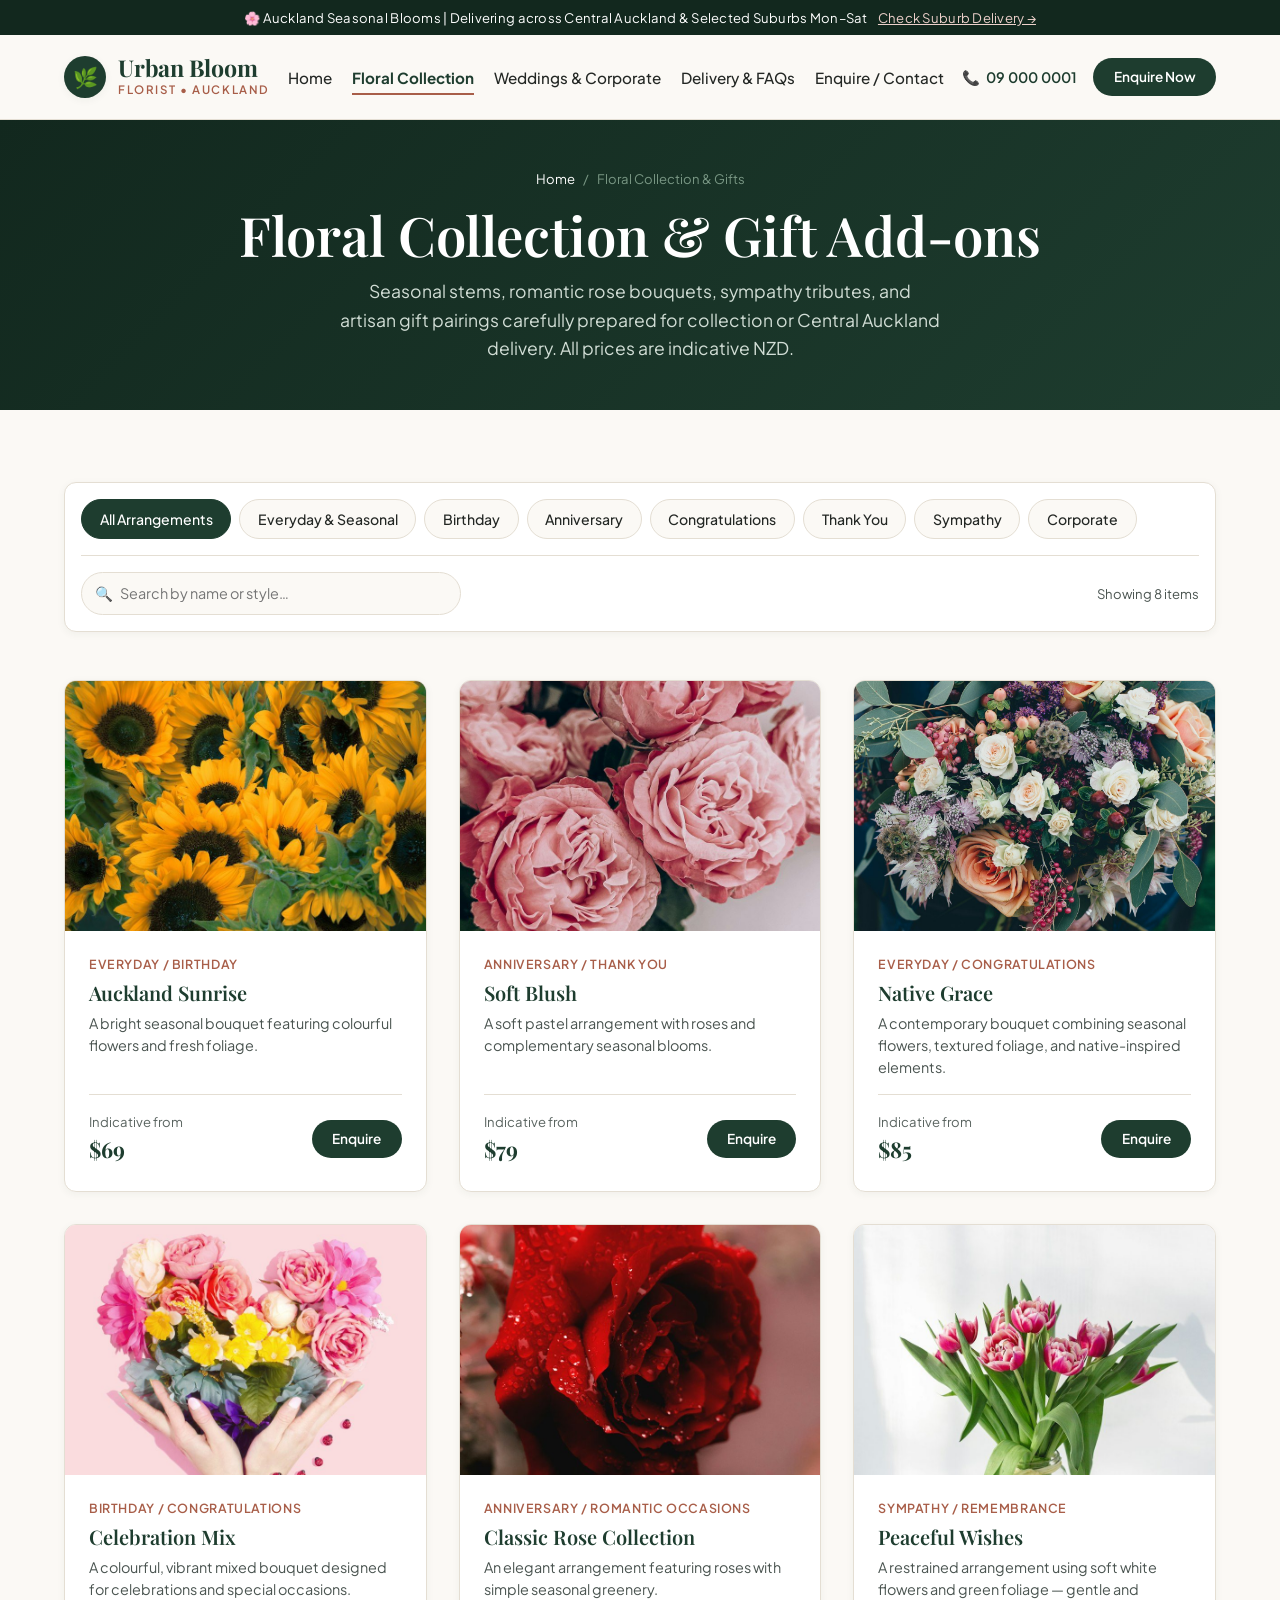
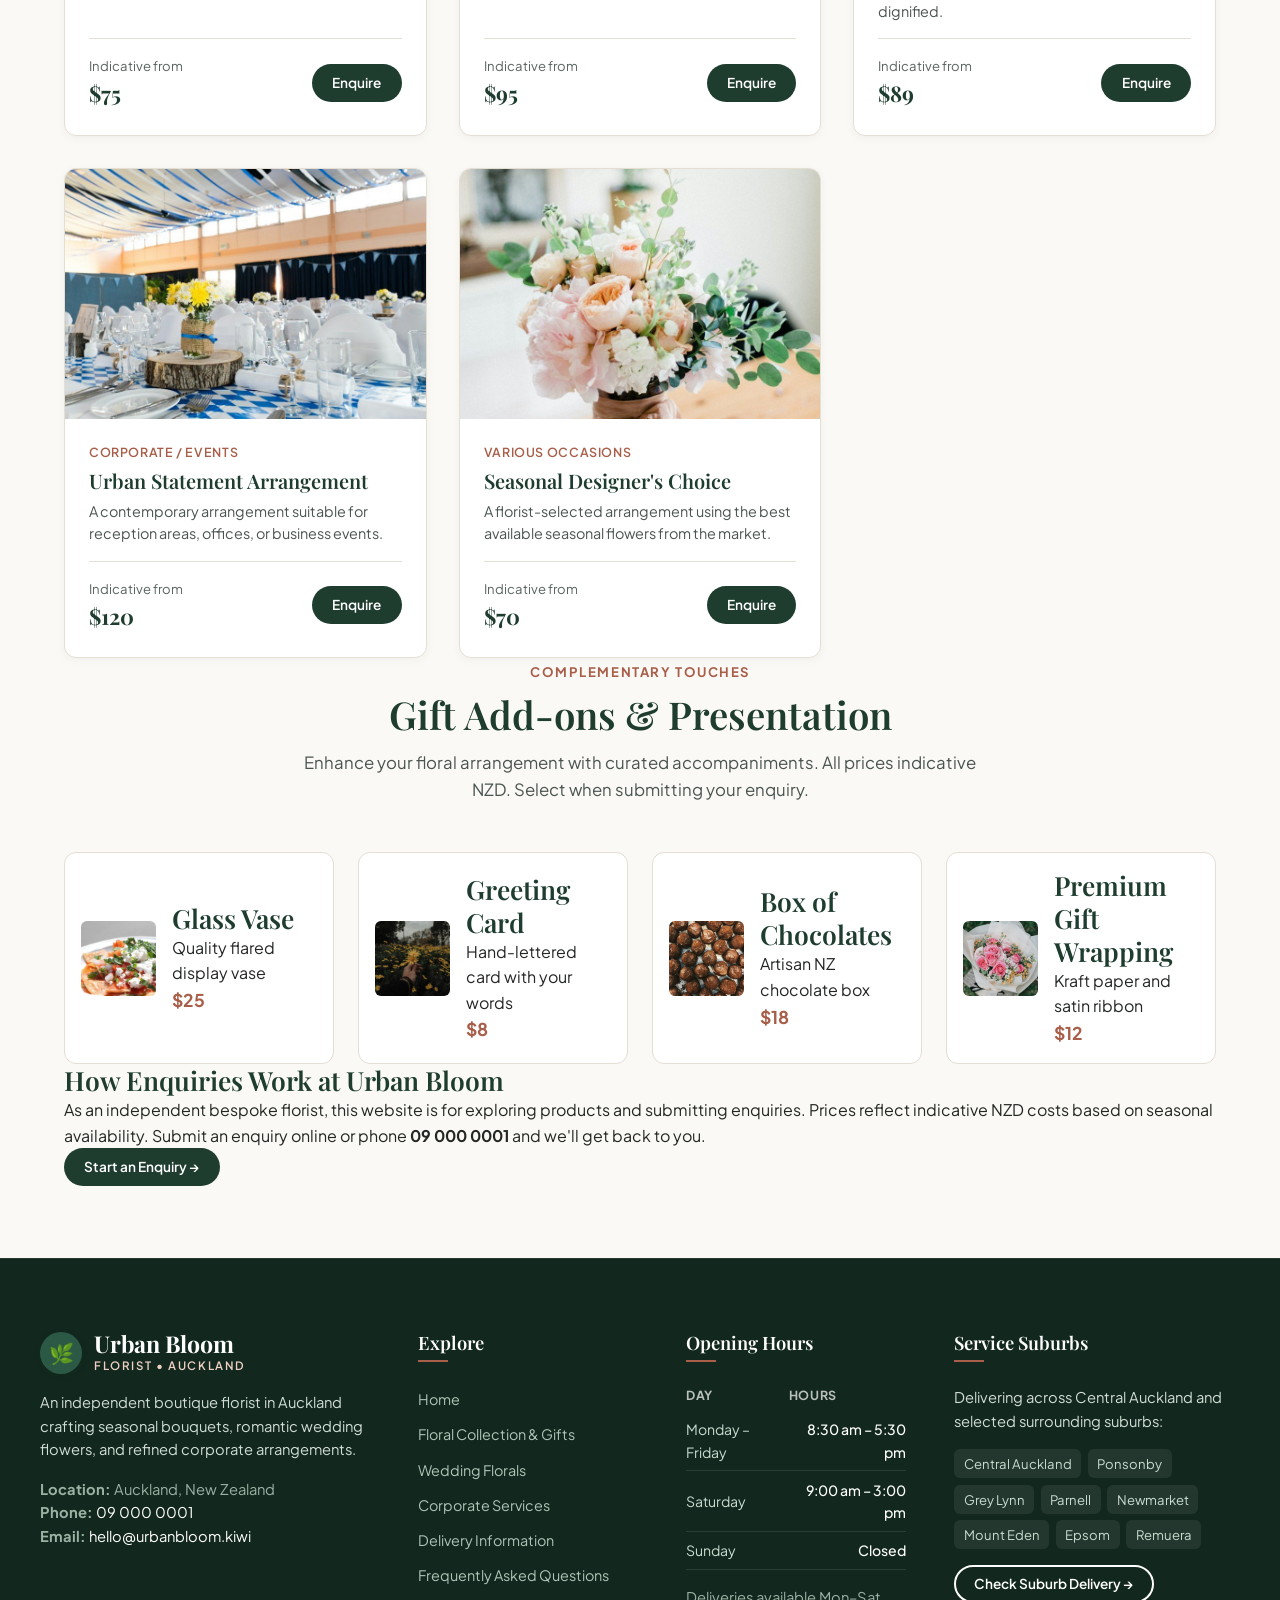
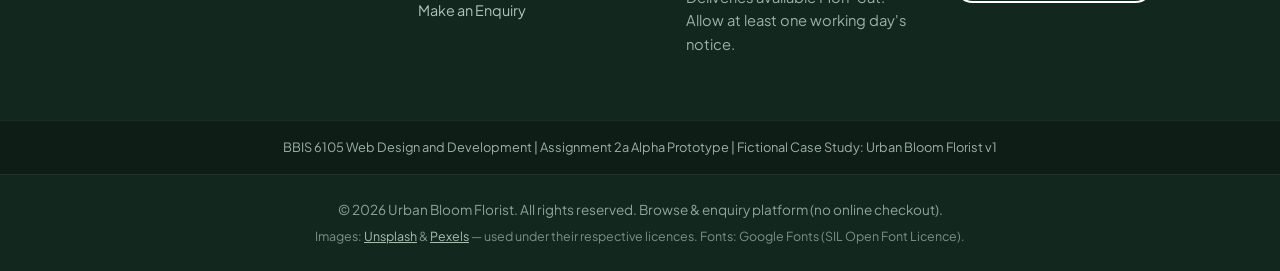
<file: products.html>
<!DOCTYPE html>

<html lang="en">
<head>
<meta charset="utf-8"/>
<meta content="width=device-width, initial-scale=1.0" name="viewport"/>
<title>Floral Collection &amp; Gifts | Urban Bloom Florist Auckland</title>
<meta content="Explore handcrafted bouquets, celebration arrangements, sympathy florals, and thoughtful gift add-ons from Urban Bloom Florist in Auckland. All prices indicative NZD." name="description"/>
<link href="images/favicon.svg" rel="icon" type="image/svg+xml"/>
<link href="https://fonts.googleapis.com" rel="preconnect"/>
<link crossorigin="" href="https://fonts.gstatic.com" rel="preconnect"/>
<link href="https://fonts.googleapis.com/css2?family=Playfair+Display:ital,wght@0,500;0,600;0,700;1,400&amp;family=Plus+Jakarta+Sans:wght@400;500;600;700&amp;display=swap" rel="stylesheet"/>
<link href="css/style.css" rel="stylesheet"/>
</head>
<body>
<a class="skip-link" href="#main-content">Skip to main content</a>
<aside aria-label="Announcement" class="site-topbar">
<span>🌸 Auckland Seasonal Blooms | Delivering across Central Auckland &amp; Selected Suburbs Mon–Sat</span>
<a href="delivery.html">Check Suburb Delivery →</a>
</aside>
<header class="site-header">
<div class="container nav-container">
<a aria-label="Urban Bloom Florist Homepage" class="brand-logo" href="index.html">
<div aria-hidden="true" class="brand-icon">🌿</div>
<div class="brand-text">
<span class="brand-title">Urban Bloom</span>
<span class="brand-tagline">Florist • Auckland</span>
</div>
</a>
<nav aria-label="Primary Navigation" class="site-nav">
<ul class="nav-list">
<li><a class="nav-link" href="index.html">Home</a></li>
<li><a aria-current="page" class="nav-link active" href="products.html">Floral Collection</a></li>
<li><a class="nav-link" href="services.html">Weddings &amp; Corporate</a></li>
<li><a class="nav-link" href="delivery.html">Delivery &amp; FAQs</a></li>
<li><a class="nav-link" href="contact.html">Enquire / Contact</a></li>
</ul>
</nav>
<div class="header-actions">
<a aria-label="Call Urban Bloom at 09 000 0001" class="header-phone" href="tel:090000001">
<span aria-hidden="true">📞</span>
<span>09 000 0001</span>
</a>
<a class="btn btn-sm btn-primary" href="contact.html">Enquire Now</a>
<button aria-expanded="false" aria-label="Toggle navigation menu" class="mobile-nav-toggle">
<span></span><span></span><span></span>
</button>
</div>
</div>
</header>
<main id="main-content">
<section aria-labelledby="products-heading" class="page-banner">
<div class="container">
<nav aria-label="Breadcrumb" class="breadcrumbs">
<a href="index.html">Home</a>
<span aria-hidden="true">/</span>
<span aria-current="page">Floral Collection &amp; Gifts</span>
</nav>
<h1 id="products-heading">Floral Collection &amp; Gift Add-ons</h1>
<p>
          Seasonal stems, romantic rose bouquets, sympathy tributes, and artisan gift pairings carefully prepared for collection or Central Auckland delivery. All prices are indicative NZD.
        </p>
</div>
</section>
<section class="section-padding">
<div class="container">
<!-- Interactive Filter & Search Bar -->
<div class="filter-bar-wrapper">
<div aria-label="Filter arrangements by occasion" class="filter-categories" role="group">
<button aria-pressed="true" class="filter-btn active" data-filter="all">All Arrangements</button>
<button aria-pressed="false" class="filter-btn" data-filter="everyday">Everyday &amp; Seasonal</button>
<button aria-pressed="false" class="filter-btn" data-filter="birthday">Birthday</button>
<button aria-pressed="false" class="filter-btn" data-filter="anniversary">Anniversary</button>
<button aria-pressed="false" class="filter-btn" data-filter="congratulations">Congratulations</button>
<button aria-pressed="false" class="filter-btn" data-filter="thank-you">Thank You</button>
<button aria-pressed="false" class="filter-btn" data-filter="sympathy">Sympathy</button>
<button aria-pressed="false" class="filter-btn" data-filter="corporate">Corporate</button>
</div>
<div class="filter-search-row">
<div class="search-box">
<span aria-hidden="true" class="search-icon">🔍</span>
<input aria-label="Search floral products" autocomplete="off" id="productSearchInput" name="search" placeholder="Search by name or style…" type="text"/>
</div>
<div aria-live="polite" class="filter-count">
<span id="filterCountDisplay">Showing 8 floral arrangements</span>
</div>
</div>
</div>
<!-- Product Grid -->
<div class="product-grid" id="productGrid" role="list">
<!-- 1. Auckland Sunrise -->
<article class="product-card" data-category="everyday birthday" role="listitem">
<div class="product-card-image">
<img alt="Auckland Sunrise bouquet of bright yellow sunflowers" height="400" loading="lazy" src="images/auckland-sunrise.jpg" width="600"/>
<button aria-label="Quick view Auckland Sunrise" class="product-quick-view-btn">Quick View</button>
</div>
<div class="product-card-body">
<span class="product-card-occasion">Everyday / Birthday</span>
<h2 class="product-card-title">Auckland Sunrise</h2>
<p class="product-card-desc">A bright seasonal bouquet featuring colourful flowers and fresh foliage.</p>
<div class="product-card-footer">
<div>
<span class="product-price-label">Indicative from</span>
<span class="product-price">$69</span>
</div>
<a class="btn btn-sm btn-primary" href="contact.html?product=Auckland%20Sunrise">Enquire</a>
</div>
</div>
</article>
<!-- 2. Soft Blush -->
<article class="product-card" data-category="anniversary thank-you everyday" role="listitem">
<div class="product-card-image">
<img alt="Soft Blush bouquet of soft pink roses" height="400" loading="lazy" src="images/soft-blush.jpg" width="600"/>
<button aria-label="Quick view Soft Blush" class="product-quick-view-btn">Quick View</button>
</div>
<div class="product-card-body">
<span class="product-card-occasion">Anniversary / Thank You</span>
<h2 class="product-card-title">Soft Blush</h2>
<p class="product-card-desc">A soft pastel arrangement with roses and complementary seasonal blooms.</p>
<div class="product-card-footer">
<div>
<span class="product-price-label">Indicative from</span>
<span class="product-price">$79</span>
</div>
<a class="btn btn-sm btn-primary" href="contact.html?product=Soft%20Blush">Enquire</a>
</div>
</div>
</article>
<!-- 3. Native Grace — tag changed to congratulations (not birthday) -->
<article class="product-card" data-category="everyday congratulations" role="listitem">
<div class="product-card-image">
<img alt="Native Grace mixed floral bouquet with green foliage" height="400" loading="lazy" src="images/native-grace.jpg" width="600"/>
<button aria-label="Quick view Native Grace" class="product-quick-view-btn">Quick View</button>
</div>
<div class="product-card-body">
<span class="product-card-occasion">Everyday / Congratulations</span>
<h2 class="product-card-title">Native Grace</h2>
<p class="product-card-desc">A contemporary bouquet combining seasonal flowers, textured foliage, and native-inspired elements.</p>
<div class="product-card-footer">
<div>
<span class="product-price-label">Indicative from</span>
<span class="product-price">$85</span>
</div>
<a class="btn btn-sm btn-primary" href="contact.html?product=Native%20Grace">Enquire</a>
</div>
</div>
</article>
<!-- 4. Celebration Mix -->
<article class="product-card" data-category="birthday congratulations everyday" role="listitem">
<div class="product-card-image">
<img alt="Celebration Mix colourful mixed flower bouquet" height="400" loading="lazy" src="images/celebration-mix.jpg" width="600"/>
<button aria-label="Quick view Celebration Mix" class="product-quick-view-btn">Quick View</button>
</div>
<div class="product-card-body">
<span class="product-card-occasion">Birthday / Congratulations</span>
<h2 class="product-card-title">Celebration Mix</h2>
<p class="product-card-desc">A colourful, vibrant mixed bouquet designed for celebrations and special occasions.</p>
<div class="product-card-footer">
<div>
<span class="product-price-label">Indicative from</span>
<span class="product-price">$75</span>
</div>
<a class="btn btn-sm btn-primary" href="contact.html?product=Celebration%20Mix">Enquire</a>
</div>
</div>
</article>
<!-- 5. Classic Rose Collection -->
<article class="product-card" data-category="anniversary romantic" role="listitem">
<div class="product-card-image">
<img alt="Classic Rose Collection featuring a red rose" height="400" loading="lazy" src="images/classic-rose-collection.jpg" width="600"/>
<button aria-label="Quick view Classic Rose Collection" class="product-quick-view-btn">Quick View</button>
</div>
<div class="product-card-body">
<span class="product-card-occasion">Anniversary / Romantic Occasions</span>
<h2 class="product-card-title">Classic Rose Collection</h2>
<p class="product-card-desc">An elegant arrangement featuring roses with simple seasonal greenery.</p>
<div class="product-card-footer">
<div>
<span class="product-price-label">Indicative from</span>
<span class="product-price">$95</span>
</div>
<a class="btn btn-sm btn-primary" href="contact.html?product=Classic%20Rose%20Collection">Enquire</a>
</div>
</div>
</article>
<!-- 6. Peaceful Wishes -->
<article class="product-card" data-category="sympathy" role="listitem">
<div class="product-card-image">
<img alt="Peaceful Wishes arrangement of soft white flowers in a vase" height="400" loading="lazy" src="images/peaceful-wishes.jpg" width="600"/>
<button aria-label="Quick view Peaceful Wishes" class="product-quick-view-btn">Quick View</button>
</div>
<div class="product-card-body">
<span class="product-card-occasion">Sympathy / Remembrance</span>
<h2 class="product-card-title">Peaceful Wishes</h2>
<p class="product-card-desc">A restrained arrangement using soft white flowers and green foliage — gentle and dignified.</p>
<div class="product-card-footer">
<div>
<span class="product-price-label">Indicative from</span>
<span class="product-price">$89</span>
</div>
<a class="btn btn-sm btn-primary" href="contact.html?product=Peaceful%20Wishes">Enquire</a>
</div>
</div>
</article>
<!-- 7. Urban Statement Arrangement -->
<article class="product-card" data-category="corporate" role="listitem">
<div class="product-card-image">
<img alt="Urban Statement Arrangement displayed for a modern event" height="400" loading="lazy" src="images/urban-statement-arrangement.jpg" width="600"/>
<button aria-label="Quick view Urban Statement Arrangement" class="product-quick-view-btn">Quick View</button>
</div>
<div class="product-card-body">
<span class="product-card-occasion">Corporate / Events</span>
<h2 class="product-card-title">Urban Statement Arrangement</h2>
<p class="product-card-desc">A contemporary arrangement suitable for reception areas, offices, or business events.</p>
<div class="product-card-footer">
<div>
<span class="product-price-label">Indicative from</span>
<span class="product-price">$120</span>
</div>
<a class="btn btn-sm btn-primary" href="contact.html?product=Urban%20Statement%20Arrangement">Enquire</a>
</div>
</div>
</article>
<!-- 8. Seasonal Designer's Choice -->
<article class="product-card" data-category="everyday birthday anniversary" role="listitem">
<div class="product-card-image">
<img alt="Seasonal Designer's Choice pastel floral arrangement" height="400" loading="lazy" src="images/seasonal-designers-choice.jpg" width="600"/>
<button aria-label="Quick view Seasonal Designer's Choice" class="product-quick-view-btn">Quick View</button>
</div>
<div class="product-card-body">
<span class="product-card-occasion">Various Occasions</span>
<h2 class="product-card-title">Seasonal Designer's Choice</h2>
<p class="product-card-desc">A florist-selected arrangement using the best available seasonal flowers from the market.</p>
<div class="product-card-footer">
<div>
<span class="product-price-label">Indicative from</span>
<span class="product-price">$70</span>
</div>
<a class="btn btn-sm btn-primary" href="contact.html?product=Seasonal%20Designer%27s%20Choice">Enquire</a>
</div>
</div>
</article>
</div>
<!-- No results message -->
<p aria-live="polite" hidden="" id="noResultsMsg">No arrangements match your search. Try a different filter or search term, or <a href="contact.html">contact us</a> for a custom enquiry.</p>
<!-- Gift Add-ons -->
<div class="addons-section-divider">
<div class="section-header">
<span class="section-eyebrow">Complementary Touches</span>
<h2 class="section-title">Gift Add-ons &amp; Presentation</h2>
<p class="section-desc">
              Enhance your floral arrangement with curated accompaniments. All prices indicative NZD. Select when submitting your enquiry.
            </p>
</div>
<div class="addon-grid" data-category="gift-addons">
<article class="addon-card">
<div class="addon-img-wrapper">
<img alt="Clear glass florist vase" height="150" loading="lazy" src="images/addon-vase.jpg" width="150"/>
</div>
<div class="addon-info">
<h3>Glass Vase</h3>
<p class="addon-desc">Quality flared display vase</p>
<span class="addon-price">$25</span>
</div>
</article>
<article class="addon-card">
<div class="addon-img-wrapper">
<img alt="Greeting card beside flowers" height="150" loading="lazy" src="images/addon-card.jpg" width="150"/>
</div>
<div class="addon-info">
<h3>Greeting Card</h3>
<p class="addon-desc">Hand-lettered card with your words</p>
<span class="addon-price">$8</span>
</div>
</article>
<article class="addon-card">
<div class="addon-img-wrapper">
<img alt="Artisanal box of gourmet chocolates" height="150" loading="lazy" src="images/addon-chocolates.jpg" width="150"/>
</div>
<div class="addon-info">
<h3>Box of Chocolates</h3>
<p class="addon-desc">Artisan NZ chocolate box</p>
<span class="addon-price">$18</span>
</div>
</article>
<article class="addon-card">
<div class="addon-img-wrapper">
<img alt="Flowers wrapped in kraft paper and ribbon" height="150" loading="lazy" src="images/addon-wrapping.jpg" width="150"/>
</div>
<div class="addon-info">
<h3>Premium Gift Wrapping</h3>
<p class="addon-desc">Kraft paper and satin ribbon</p>
<span class="addon-price">$12</span>
</div>
</article>
</div>
<div class="enquiry-info-box">
<h3 class="enquiry-info-title">How Enquiries Work at Urban Bloom</h3>
<p class="enquiry-info-desc">
              As an independent bespoke florist, this website is for exploring products and submitting enquiries. Prices reflect indicative NZD costs based on seasonal availability. Submit an enquiry online or phone <strong>09 000 0001</strong> and we'll get back to you.
            </p>
<a class="btn btn-sm btn-primary" href="contact.html">Start an Enquiry →</a>
</div>
</div>
</div>
</section>
<!-- Quick View Modal -->
<div aria-hidden="true" aria-labelledby="modalProductTitle" aria-modal="true" class="modal-overlay" id="quickViewModal" role="dialog">
<div class="modal-box">
<button aria-label="Close modal" class="modal-close-btn" id="quickViewClose">×</button>
<div class="modal-body">
<div class="modal-product-layout">
<img alt="Bouquet preview" height="280" id="modalProductImg" src="images/celebration-mix.jpg" width="300"/>
<div>
<span class="product-card-occasion" id="modalProductOccasion"></span>
<h3 class="modal-product-title" id="modalProductTitle"></h3>
<p class="product-price modal-product-price" id="modalProductPrice"></p>
<p class="modal-product-desc" id="modalProductDesc"></p>
<a class="btn btn-primary btn-full" href="contact.html" id="modalEnquireLink">Enquire About This Bouquet →</a>
</div>
</div>
</div>
</div>
</div>
</main>
<footer class="site-footer">
<div class="container footer-top">
<div class="footer-grid">
<div class="footer-col">
<div class="brand-logo footer-brand">
<div aria-hidden="true" class="brand-icon brand-icon--footer">🌿</div>
<div class="brand-text">
<span class="brand-title brand-title--footer">Urban Bloom</span>
<span class="brand-tagline brand-tagline--footer">Florist • Auckland</span>
</div>
</div>
<p>An independent boutique florist in Auckland crafting seasonal bouquets, romantic wedding flowers, and refined corporate arrangements.</p>
<p class="footer-contact-details">
<strong>Location:</strong> Auckland, New Zealand<br/>
<strong>Phone:</strong> <a class="footer-link" href="tel:090000001">09 000 0001</a><br/>
<strong>Email:</strong> <a class="footer-link" href="mailto:hello@urbanbloom.kiwi">hello@urbanbloom.kiwi</a>
</p>
</div>
<div class="footer-col">
<h4>Explore</h4>
<ul class="footer-links">
<li><a href="index.html">Home</a></li>
<li><a href="products.html">Floral Collection &amp; Gifts</a></li>
<li><a href="services.html#weddings">Wedding Florals</a></li>
<li><a href="services.html#corporate">Corporate Services</a></li>
<li><a href="delivery.html">Delivery Information</a></li>
<li><a href="delivery.html#faqs">Frequently Asked Questions</a></li>
<li><a href="contact.html">Make an Enquiry</a></li>
</ul>
</div>
<div class="footer-col">
<h4>Opening Hours</h4>
<table aria-label="Urban Bloom opening hours" class="hours-table">
<caption class="sr-only">Urban Bloom Florist opening hours</caption>
<thead>
<tr><th scope="col">Day</th><th scope="col">Hours</th></tr>
</thead>
<tbody>
<tr><td>Monday – Friday</td><td>8:30 am – 5:30 pm</td></tr>
<tr><td>Saturday</td><td>9:00 am – 3:00 pm</td></tr>
<tr><td>Sunday</td><td>Closed</td></tr>
</tbody>
</table>
<p class="footer-hours-note">Deliveries available Mon–Sat. Allow at least one working day's notice.</p>
</div>
<div class="footer-col">
<h4>Service Suburbs</h4>
<p class="footer-suburbs-intro">Delivering across Central Auckland and selected surrounding suburbs:</p>
<div class="footer-suburbs-list">
<span class="suburb-tag">Central Auckland</span>
<span class="suburb-tag">Ponsonby</span>
<span class="suburb-tag">Grey Lynn</span>
<span class="suburb-tag">Parnell</span>
<span class="suburb-tag">Newmarket</span>
<span class="suburb-tag">Mount Eden</span>
<span class="suburb-tag">Epsom</span>
<span class="suburb-tag">Remuera</span>
</div>
<div class="footer-suburb-cta">
<a class="btn btn-sm btn-outline-white" href="delivery.html">Check Suburb Delivery →</a>
</div>
</div>
</div>
</div>
<div class="footer-academic-banner">
<div class="container">
<span>BBIS 6105 Web Design and Development | Assignment 2a Alpha Prototype | Fictional Case Study: Urban Bloom Florist v1</span>
</div>
</div>
<div class="footer-bottom">
<div class="container">
<p>© 2026 Urban Bloom Florist. All rights reserved. Browse &amp; enquiry platform (no online checkout).</p>
<p class="footer-credits">Images: <a class="footer-credits-link" href="https://unsplash.com/" rel="noopener" target="_blank">Unsplash</a> &amp; <a class="footer-credits-link" href="https://www.pexels.com/" rel="noopener" target="_blank">Pexels</a> — used under their respective licences. Fonts: Google Fonts (SIL Open Font Licence).</p>
</div>
</div>
</footer>
<script src="js/main.js"></script>
</body>
</html>
</file>
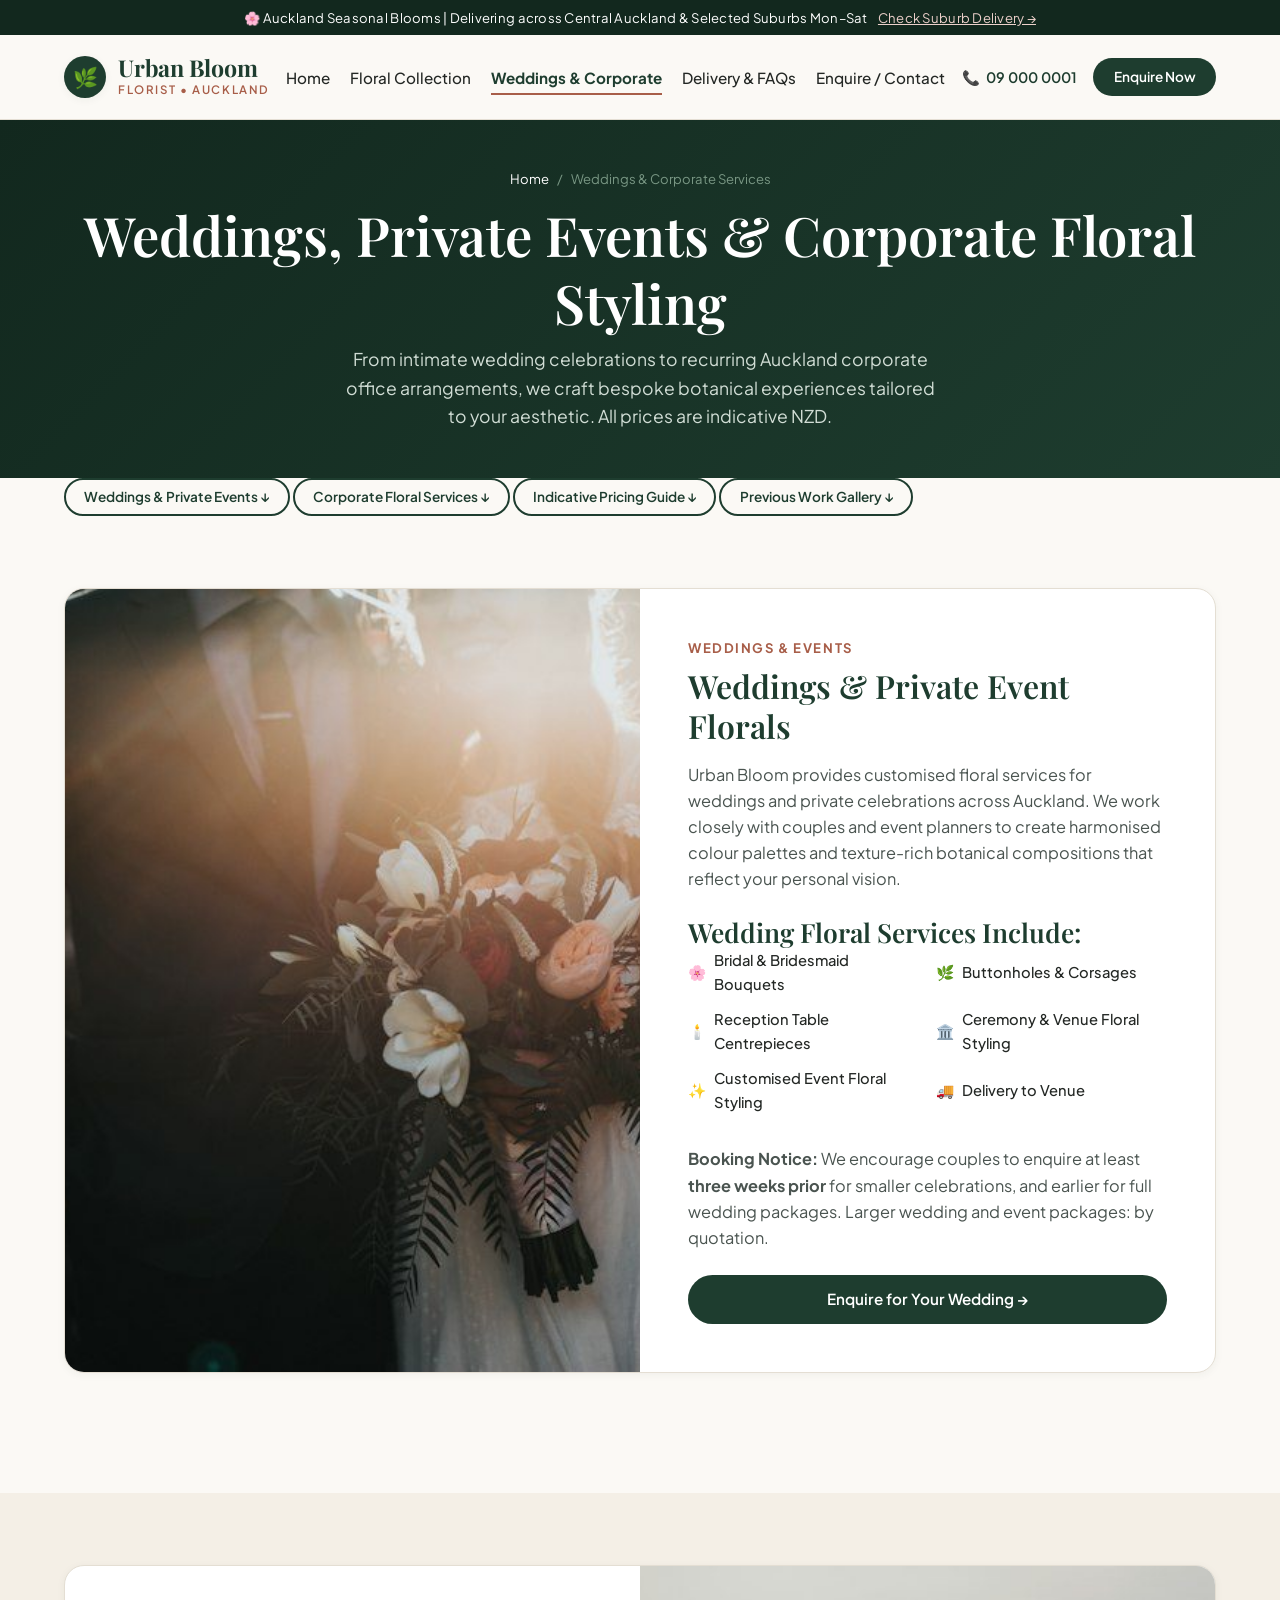
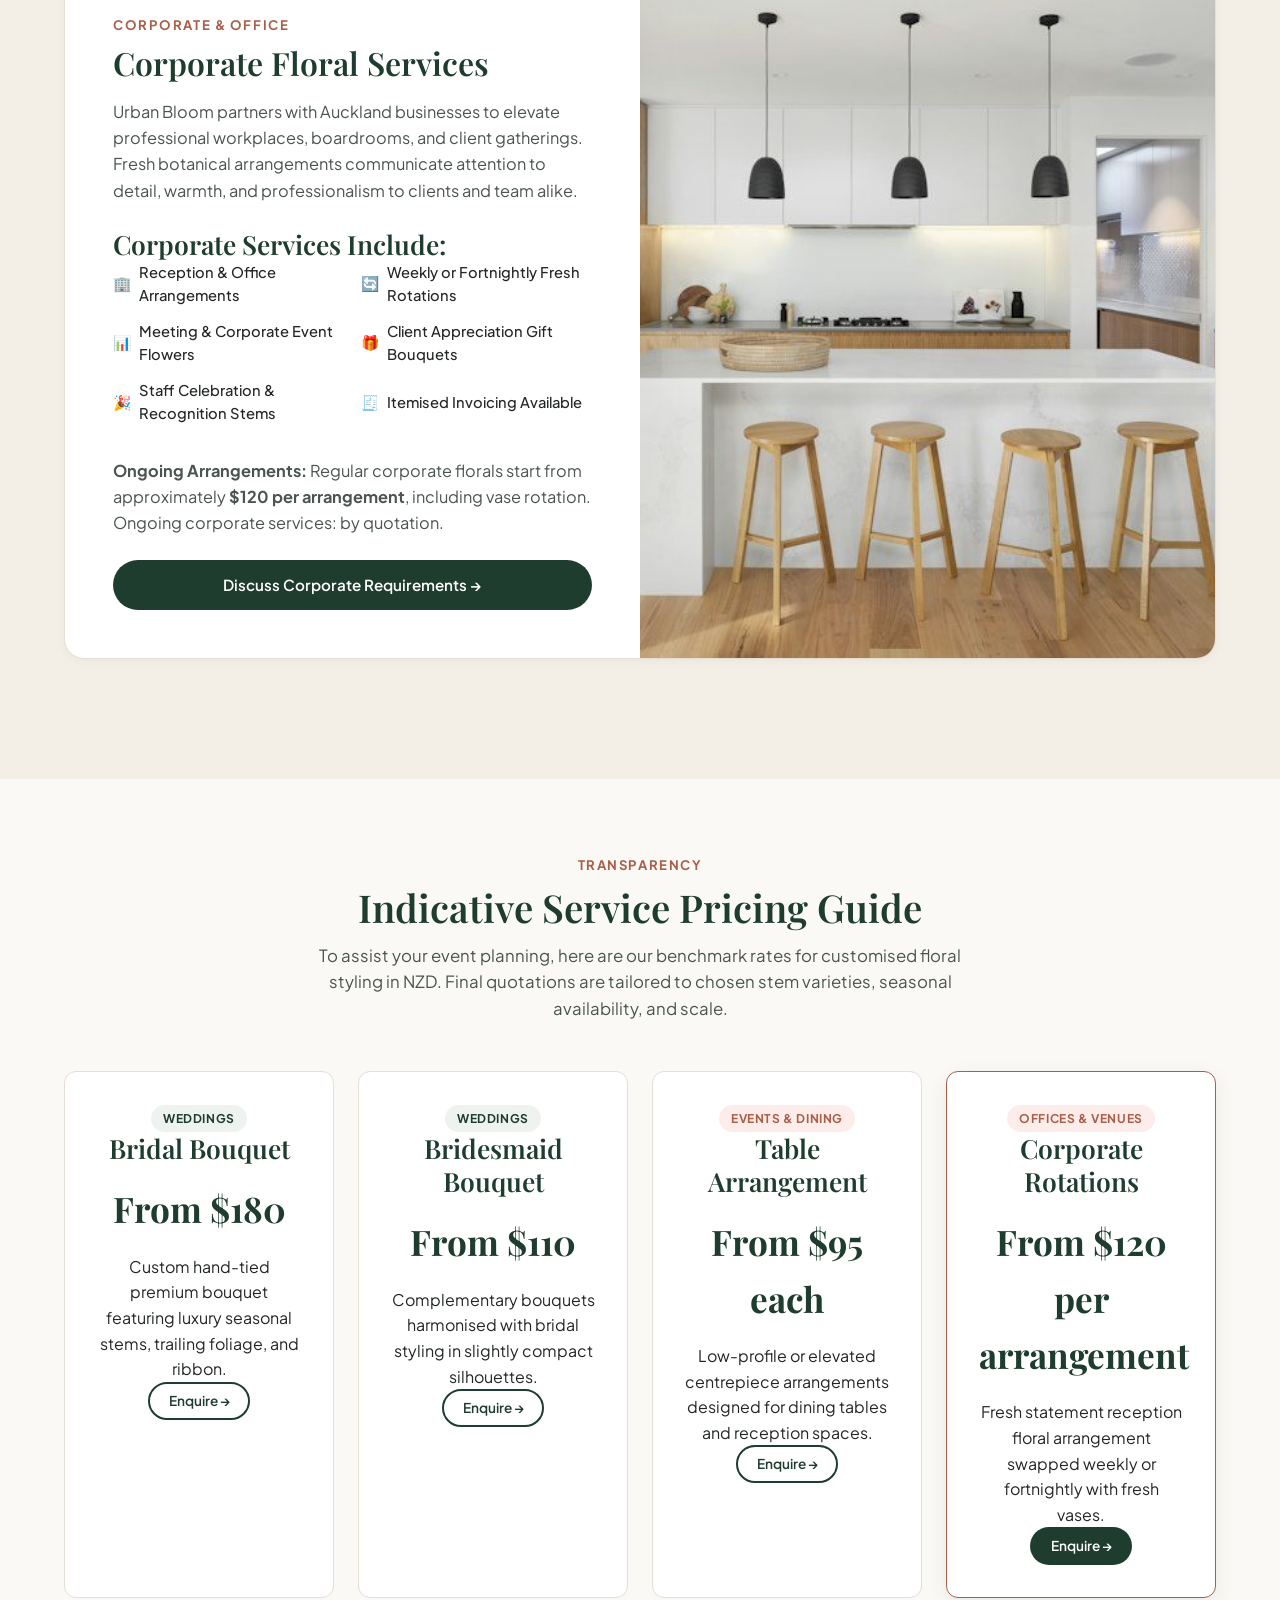
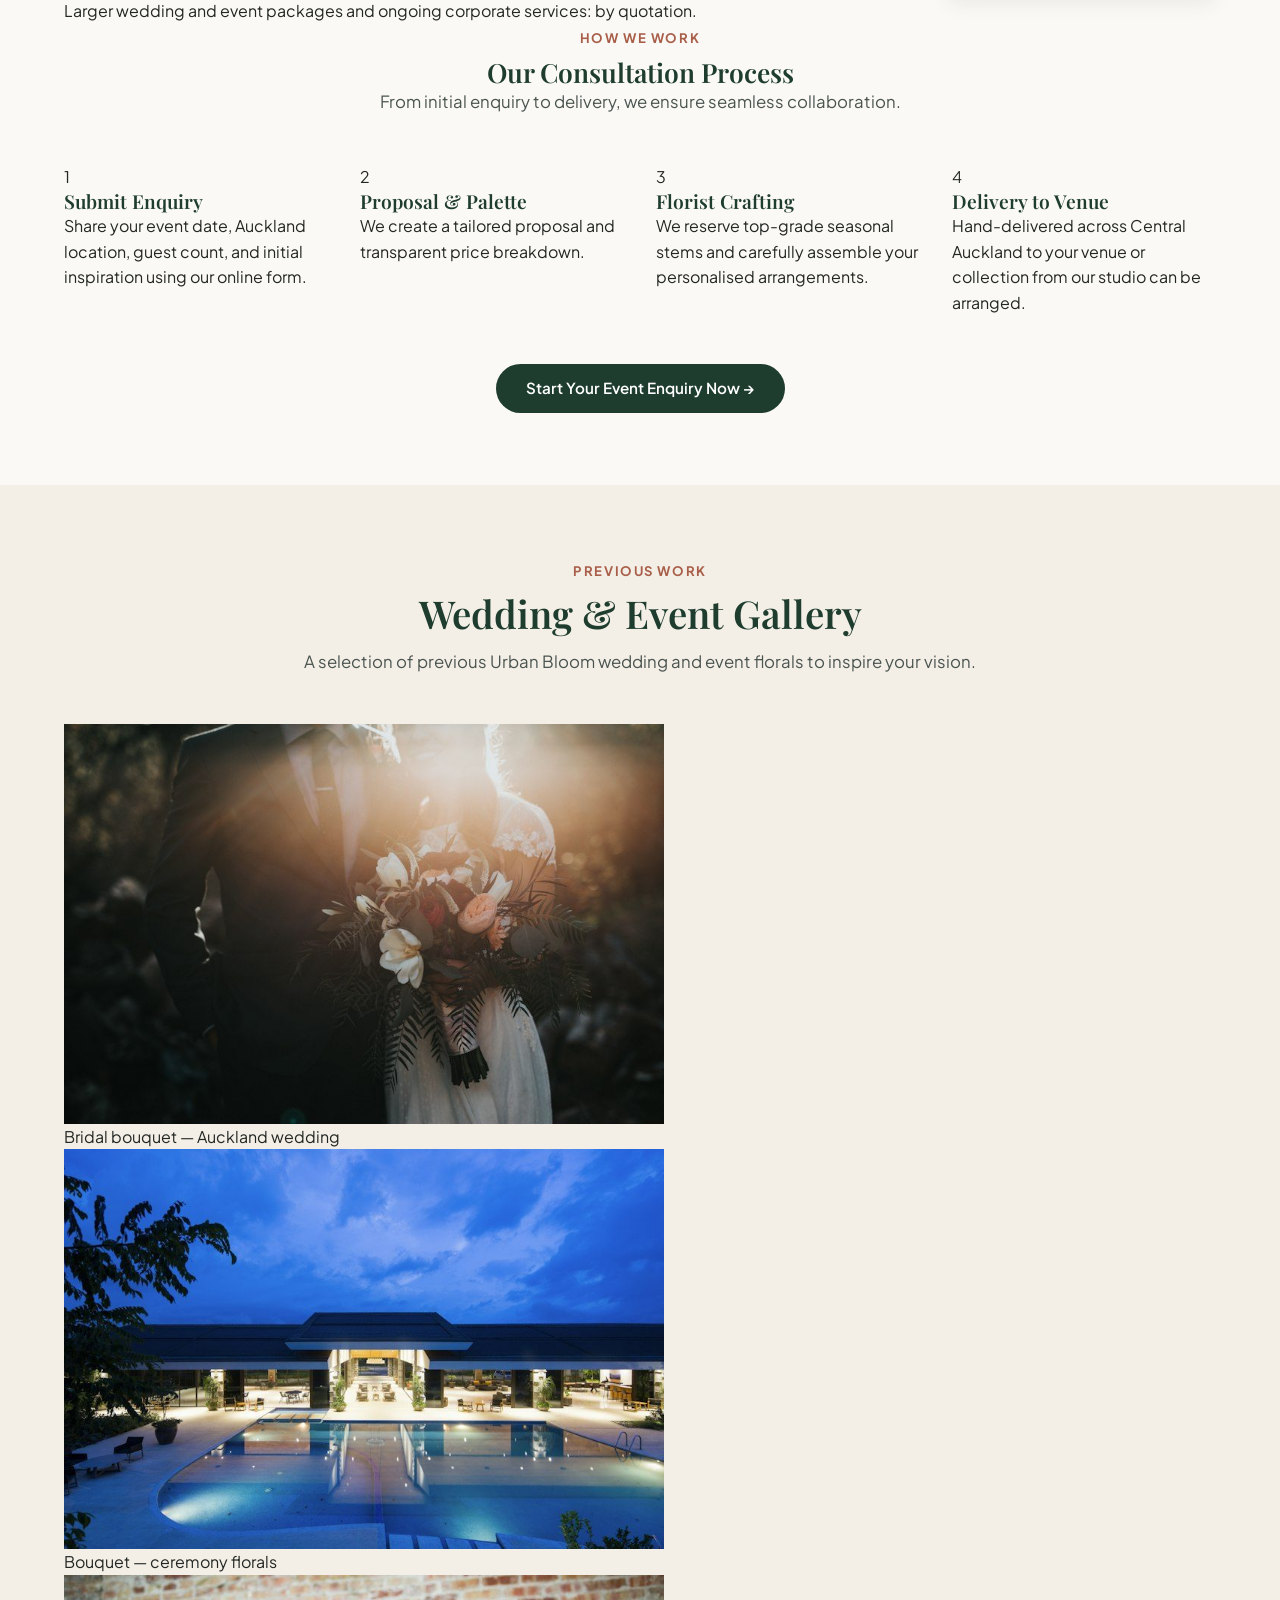
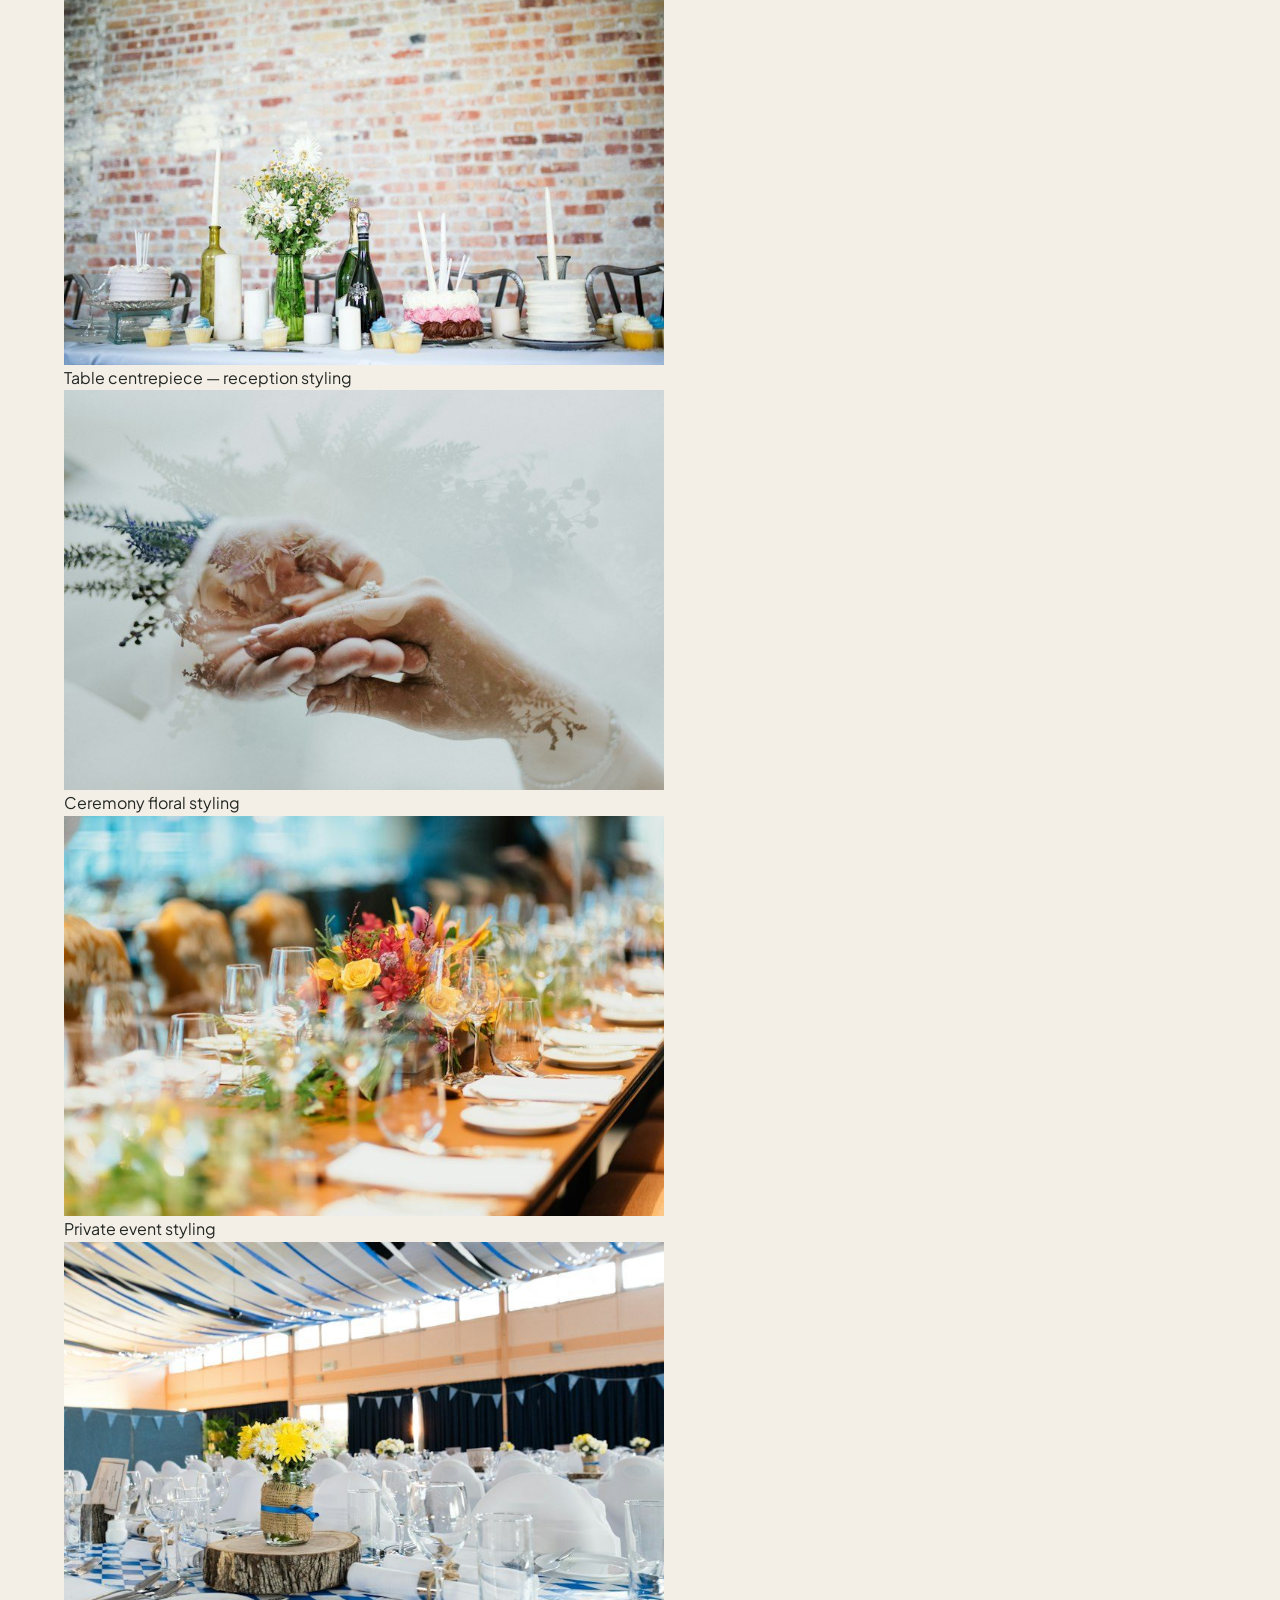
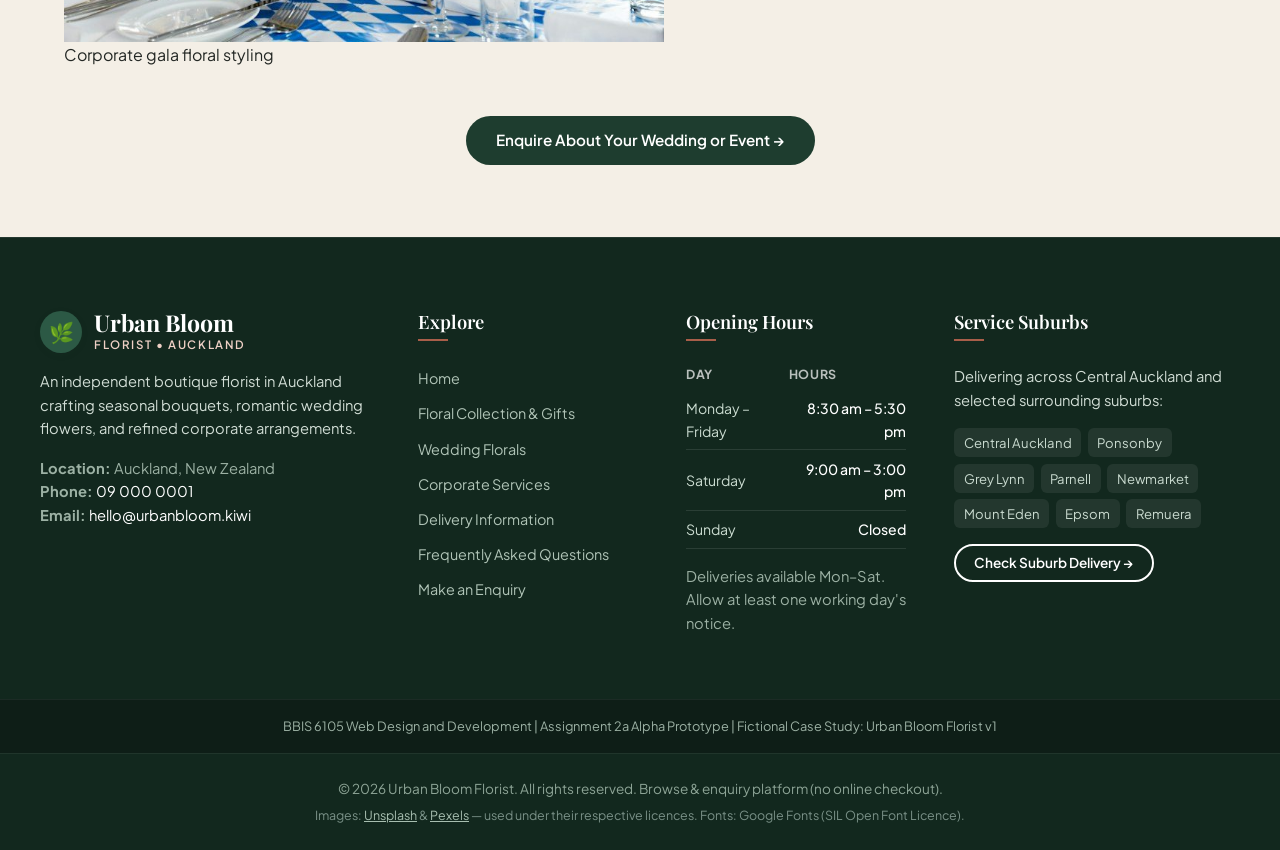
<file: services.html>
<!DOCTYPE html>
<html lang="en">
<head>
  <meta charset="UTF-8">
  <meta name="viewport" content="width=device-width, initial-scale=1.0">
  <title>Weddings &amp; Corporate Floral Services | Urban Bloom Florist Auckland</title>
  <meta name="description" content="Custom wedding bouquets, private event styling, and weekly corporate floral arrangements across Central Auckland from Urban Bloom Florist. All prices indicative NZD.">
  <link rel="icon" href="images/favicon.svg" type="image/svg+xml">
  <link rel="preconnect" href="https://fonts.googleapis.com">
  <link rel="preconnect" href="https://fonts.gstatic.com" crossorigin>
  <link href="https://fonts.googleapis.com/css2?family=Playfair+Display:ital,wght@0,500;0,600;0,700;1,400&family=Plus+Jakarta+Sans:wght@400;500;600;700&display=swap" rel="stylesheet">
  <link rel="stylesheet" href="css/style.css">
</head>
<body>

  <a href="#main-content" class="skip-link">Skip to main content</a>

  <aside class="site-topbar" aria-label="Announcement">
    <span>🌸 Auckland Seasonal Blooms | Delivering across Central Auckland &amp; Selected Suburbs Mon–Sat</span>
    <a href="delivery.html">Check Suburb Delivery &rarr;</a>
  </aside>

  <header class="site-header">
    <div class="container nav-container">
      <a href="index.html" class="brand-logo" aria-label="Urban Bloom Florist Homepage">
        <div class="brand-icon" aria-hidden="true">🌿</div>
        <div class="brand-text">
          <span class="brand-title">Urban Bloom</span>
          <span class="brand-tagline">Florist • Auckland</span>
        </div>
      </a>
      <nav class="site-nav" aria-label="Primary Navigation">
        <ul class="nav-list">
          <li><a href="index.html" class="nav-link">Home</a></li>
          <li><a href="products.html" class="nav-link">Floral Collection</a></li>
          <li><a href="services.html" class="nav-link active" aria-current="page">Weddings &amp; Corporate</a></li>
          <li><a href="delivery.html" class="nav-link">Delivery &amp; FAQs</a></li>
          <li><a href="contact.html" class="nav-link">Enquire / Contact</a></li>
        </ul>
      </nav>
      <div class="header-actions">
        <a href="tel:090000001" class="header-phone" aria-label="Call Urban Bloom at 09 000 0001">
          <span aria-hidden="true">📞</span>
          <span>09 000 0001</span>
        </a>
        <a href="contact.html" class="btn btn-sm btn-primary">Enquire Now</a>
        <button class="mobile-nav-toggle" aria-label="Toggle navigation menu" aria-expanded="false">
          <span></span><span></span><span></span>
        </button>
      </div>
    </div>
  </header>

  <main id="main-content">
    <section class="page-banner" aria-labelledby="services-heading">
      <div class="container">
        <nav class="breadcrumbs" aria-label="Breadcrumb">
          <a href="index.html">Home</a>
          <span aria-hidden="true">/</span>
          <span aria-current="page">Weddings &amp; Corporate Services</span>
        </nav>
        <h1 id="services-heading">Weddings, Private Events &amp; Corporate Floral Styling</h1>
        <p>
          From intimate wedding celebrations to recurring Auckland corporate office arrangements, we craft bespoke botanical experiences tailored to your aesthetic. All prices are indicative NZD.
        </p>
      </div>
    </section>

    <!-- Section jump links -->
    <nav class="services-jump-bar" aria-label="Jump to section">
      <div class="container services-jump-inner">
        <a href="#weddings" class="btn btn-sm btn-outline">Weddings &amp; Private Events &darr;</a>
        <a href="#corporate" class="btn btn-sm btn-outline">Corporate Floral Services &darr;</a>
        <a href="#pricing" class="btn btn-sm btn-outline">Indicative Pricing Guide &darr;</a>
        <a href="#gallery" class="btn btn-sm btn-outline">Previous Work Gallery &darr;</a>
      </div>
    </nav>

    <!-- SECTION 1: Weddings & Events -->
    <section id="weddings" class="section-padding" aria-labelledby="weddings-title">
      <div class="container">
        <article class="service-split-card">
          <div class="service-image-col">
            <img src="images/service-weddings.jpg" alt="Artisan wedding floral arrangement and bridal bouquet" loading="lazy" width="600" height="500">
          </div>
          <div class="service-content-col">
            <span class="section-eyebrow">Weddings &amp; Events</span>
            <h2 id="weddings-title">Weddings &amp; Private Event Florals</h2>
            <p>
              Urban Bloom provides customised floral services for weddings and private celebrations across Auckland. We work closely with couples and event planners to create harmonised colour palettes and texture-rich botanical compositions that reflect your personal vision.
            </p>

            <h3 class="service-sub-heading">Wedding Floral Services Include:</h3>
            <div class="service-feature-list">
              <div class="service-feature-item">
                <span class="icon" aria-hidden="true">🌸</span>
                <span>Bridal &amp; Bridesmaid Bouquets</span>
              </div>
              <div class="service-feature-item">
                <span class="icon" aria-hidden="true">🌿</span>
                <span>Buttonholes &amp; Corsages</span>
              </div>
              <div class="service-feature-item">
                <span class="icon" aria-hidden="true">🕯️</span>
                <span>Reception Table Centrepieces</span>
              </div>
              <div class="service-feature-item">
                <span class="icon" aria-hidden="true">🏛️</span>
                <span>Ceremony &amp; Venue Floral Styling</span>
              </div>
              <div class="service-feature-item">
                <span class="icon" aria-hidden="true">✨</span>
                <span>Customised Event Floral Styling</span>
              </div>
              <div class="service-feature-item">
                <span class="icon" aria-hidden="true">🚚</span>
                <span>Delivery to Venue</span>
              </div>
            </div>

            <div class="service-notice-box">
              <p class="service-notice-text">
                <strong>Booking Notice:</strong> We encourage couples to enquire at least <strong>three weeks prior</strong> for smaller celebrations, and earlier for full wedding packages. Larger wedding and event packages: by quotation.
              </p>
            </div>

            <a href="contact.html?service=wedding" class="btn btn-primary">Enquire for Your Wedding &rarr;</a>
          </div>
        </article>
      </div>
    </section>

    <!-- SECTION 2: Corporate Floral Services -->
    <section id="corporate" class="section-padding section-bg-alt" aria-labelledby="corporate-title">
      <div class="container">
        <article class="service-split-card reverse">
          <div class="service-image-col">
            <img src="images/service-corporate.jpg" alt="Contemporary floral arrangement for Auckland office reception desk" loading="lazy" width="600" height="500">
          </div>
          <div class="service-content-col">
            <span class="section-eyebrow">Corporate &amp; Office</span>
            <h2 id="corporate-title">Corporate Floral Services</h2>
            <p>
              Urban Bloom partners with Auckland businesses to elevate professional workplaces, boardrooms, and client gatherings. Fresh botanical arrangements communicate attention to detail, warmth, and professionalism to clients and team alike.
            </p>

            <h3 class="service-sub-heading">Corporate Services Include:</h3>
            <div class="service-feature-list">
              <div class="service-feature-item">
                <span class="icon" aria-hidden="true">🏢</span>
                <span>Reception &amp; Office Arrangements</span>
              </div>
              <div class="service-feature-item">
                <span class="icon" aria-hidden="true">🔄</span>
                <span>Weekly or Fortnightly Fresh Rotations</span>
              </div>
              <div class="service-feature-item">
                <span class="icon" aria-hidden="true">📊</span>
                <span>Meeting &amp; Corporate Event Flowers</span>
              </div>
              <div class="service-feature-item">
                <span class="icon" aria-hidden="true">🎁</span>
                <span>Client Appreciation Gift Bouquets</span>
              </div>
              <div class="service-feature-item">
                <span class="icon" aria-hidden="true">🎉</span>
                <span>Staff Celebration &amp; Recognition Stems</span>
              </div>
              <div class="service-feature-item">
                <span class="icon" aria-hidden="true">🧾</span>
                <span>Itemised Invoicing Available</span>
              </div>
            </div>

            <div class="service-notice-box service-notice-box--light">
              <p class="service-notice-text">
                <strong>Ongoing Arrangements:</strong> Regular corporate florals start from approximately <strong>$120 per arrangement</strong>, including vase rotation. Ongoing corporate services: by quotation.
              </p>
            </div>

            <a href="contact.html?service=corporate" class="btn btn-primary">Discuss Corporate Requirements &rarr;</a>
          </div>
        </article>
      </div>
    </section>

    <!-- SECTION 3: Indicative Pricing Guide -->
    <section id="pricing" class="section-padding" aria-labelledby="pricing-title">
      <div class="container">
        <div class="section-header">
          <span class="section-eyebrow">Transparency</span>
          <h2 id="pricing-title" class="section-title">Indicative Service Pricing Guide</h2>
          <p class="section-desc">
            To assist your event planning, here are our benchmark rates for customised floral styling in NZD. Final quotations are tailored to chosen stem varieties, seasonal availability, and scale.
          </p>
        </div>

        <div class="price-guide-grid">
          <div class="price-guide-card">
            <span class="badge badge-sage">Weddings</span>
            <h3 class="price-card-title">Bridal Bouquet</h3>
            <div class="price">From $180</div>
            <p class="price-card-desc">
              Custom hand-tied premium bouquet featuring luxury seasonal stems, trailing foliage, and ribbon.
            </p>
            <a href="contact.html?product=Bridal%20Bouquet" class="btn btn-sm btn-outline">Enquire &rarr;</a>
          </div>

          <div class="price-guide-card">
            <span class="badge badge-sage">Weddings</span>
            <h3 class="price-card-title">Bridesmaid Bouquet</h3>
            <div class="price">From $110</div>
            <p class="price-card-desc">
              Complementary bouquets harmonised with bridal styling in slightly compact silhouettes.
            </p>
            <a href="contact.html?product=Bridesmaid%20Bouquet" class="btn btn-sm btn-outline">Enquire &rarr;</a>
          </div>

          <div class="price-guide-card">
            <span class="badge badge-accent">Events &amp; Dining</span>
            <h3 class="price-card-title">Table Arrangement</h3>
            <div class="price">From $95 <span class="price-unit">each</span></div>
            <p class="price-card-desc">
              Low-profile or elevated centrepiece arrangements designed for dining tables and reception spaces.
            </p>
            <a href="contact.html?product=Table%20Arrangement" class="btn btn-sm btn-outline">Enquire &rarr;</a>
          </div>

          <div class="price-guide-card highlight">
            <span class="badge badge-accent">Offices &amp; Venues</span>
            <h3 class="price-card-title">Corporate Rotations</h3>
            <div class="price">From $120 <span class="price-unit">per arrangement</span></div>
            <p class="price-card-desc">
              Fresh statement reception floral arrangement swapped weekly or fortnightly with fresh vases.
            </p>
            <a href="contact.html?product=Corporate%20Weekly%20Arrangement" class="btn btn-sm btn-primary">Enquire &rarr;</a>
          </div>
        </div>

        <p class="pricing-quotation-note">Larger wedding and event packages and ongoing corporate services: by quotation.</p>

        <!-- Consultation Process -->
        <div class="process-card">
          <div class="section-header">
            <span class="section-eyebrow">How We Work</span>
            <h3 class="process-card-heading">Our Consultation Process</h3>
            <p class="section-desc">
              From initial enquiry to delivery, we ensure seamless collaboration.
            </p>
          </div>

          <div class="feature-grid">
            <div class="process-step">
              <div class="process-step-num" aria-hidden="true">1</div>
              <h4>Submit Enquiry</h4>
              <p>Share your event date, Auckland location, guest count, and initial inspiration using our <a href="contact.html?service=wedding">online form</a>.</p>
            </div>
            <div class="process-step">
              <div class="process-step-num" aria-hidden="true">2</div>
              <h4>Proposal &amp; Palette</h4>
              <p>We create a tailored proposal and transparent price breakdown.</p>
            </div>
            <div class="process-step">
              <div class="process-step-num" aria-hidden="true">3</div>
              <h4>Florist Crafting</h4>
              <p>We reserve top-grade seasonal stems and carefully assemble your personalised arrangements.</p>
            </div>
            <div class="process-step">
              <div class="process-step-num" aria-hidden="true">4</div>
              <h4>Delivery to Venue</h4>
              <p>Hand-delivered across Central Auckland to your venue or collection from our studio can be arranged.</p>
            </div>
          </div>

          <div class="text-center cta-spacer">
            <a href="contact.html" class="btn btn-primary">Start Your Event Enquiry Now &rarr;</a>
          </div>
        </div>
      </div>
    </section>

    <!-- SECTION 4: Previous Work Gallery (uses service-events.jpg + wedding photos) -->
    <section id="gallery" class="section-padding section-bg-alt" aria-labelledby="gallery-heading">
      <div class="container">
        <div class="section-header">
          <span class="section-eyebrow">Previous Work</span>
          <h2 id="gallery-heading" class="section-title">Wedding &amp; Event Gallery</h2>
          <p class="section-desc">
            A selection of previous Urban Bloom wedding and event florals to inspire your vision.
          </p>
        </div>

        <div class="gallery-grid">
          <figure class="gallery-item">
            <img src="images/service-weddings.jpg" alt="Romantic bridal bouquet styled with seasonal flowers and foliage" loading="lazy" width="600" height="400">
            <figcaption>Bridal bouquet — Auckland wedding</figcaption>
          </figure>
          <figure class="gallery-item">
            <img src="images/wedding-bouquet.jpg" alt="Wedding bouquet of white roses and foliage" loading="lazy" width="600" height="400">
            <figcaption>Bouquet — ceremony florals</figcaption>
          </figure>
          <figure class="gallery-item">
            <img src="images/wedding-table.jpg" alt="Floral table centrepiece arrangement for a wedding reception" loading="lazy" width="600" height="400">
            <figcaption>Table centrepiece — reception styling</figcaption>
          </figure>
          <figure class="gallery-item">
            <img src="images/wedding-ceremony.jpg" alt="Ceremony floral styling with fresh flowers and greenery" loading="lazy" width="600" height="400">
            <figcaption>Ceremony floral styling</figcaption>
          </figure>
          <figure class="gallery-item">
            <img src="images/service-events.jpg" alt="Event floral styling for a corporate or private celebration" loading="lazy" width="600" height="400">
            <figcaption>Private event styling</figcaption>
          </figure>
          <figure class="gallery-item">
            <img src="images/urban-statement-arrangement.jpg" alt="Floral decorations for a corporate dinner or gala event" loading="lazy" width="600" height="400">
            <figcaption>Corporate gala floral styling</figcaption>
          </figure>
        </div>

        <div class="text-center cta-spacer">
          <a href="contact.html?service=wedding" class="btn btn-primary">Enquire About Your Wedding or Event &rarr;</a>
        </div>
      </div>
    </section>
  </main>

  <footer class="site-footer">
    <div class="container footer-top">
      <div class="footer-grid">
        <div class="footer-col">
          <div class="brand-logo footer-brand">
            <div class="brand-icon brand-icon--footer" aria-hidden="true">🌿</div>
            <div class="brand-text">
              <span class="brand-title brand-title--footer">Urban Bloom</span>
              <span class="brand-tagline brand-tagline--footer">Florist • Auckland</span>
            </div>
          </div>
          <p>An independent boutique florist in Auckland crafting seasonal bouquets, romantic wedding flowers, and refined corporate arrangements.</p>
          <p class="footer-contact-details">
            <strong>Location:</strong> Auckland, New Zealand<br>
            <strong>Phone:</strong> <a href="tel:090000001" class="footer-link">09 000 0001</a><br>
            <strong>Email:</strong> <a href="mailto:hello@urbanbloom.kiwi" class="footer-link">hello@urbanbloom.kiwi</a>
          </p>
        </div>
        <div class="footer-col">
          <h4>Explore</h4>
          <ul class="footer-links">
            <li><a href="index.html">Home</a></li>
            <li><a href="products.html">Floral Collection &amp; Gifts</a></li>
            <li><a href="services.html#weddings">Wedding Florals</a></li>
            <li><a href="services.html#corporate">Corporate Services</a></li>
            <li><a href="delivery.html">Delivery Information</a></li>
            <li><a href="delivery.html#faqs">Frequently Asked Questions</a></li>
            <li><a href="contact.html">Make an Enquiry</a></li>
          </ul>
        </div>
        <div class="footer-col">
          <h4>Opening Hours</h4>
          <table class="hours-table" aria-label="Urban Bloom opening hours">
            <caption class="sr-only">Urban Bloom Florist opening hours</caption>
            <thead>
              <tr><th scope="col">Day</th><th scope="col">Hours</th></tr>
            </thead>
            <tbody>
              <tr><td>Monday – Friday</td><td>8:30 am – 5:30 pm</td></tr>
              <tr><td>Saturday</td><td>9:00 am – 3:00 pm</td></tr>
              <tr><td>Sunday</td><td>Closed</td></tr>
            </tbody>
          </table>
          <p class="footer-hours-note">Deliveries available Mon–Sat. Allow at least one working day's notice.</p>
        </div>
        <div class="footer-col">
          <h4>Service Suburbs</h4>
          <p class="footer-suburbs-intro">Delivering across Central Auckland and selected surrounding suburbs:</p>
          <div class="footer-suburbs-list">
            <span class="suburb-tag">Central Auckland</span>
            <span class="suburb-tag">Ponsonby</span>
            <span class="suburb-tag">Grey Lynn</span>
            <span class="suburb-tag">Parnell</span>
            <span class="suburb-tag">Newmarket</span>
            <span class="suburb-tag">Mount Eden</span>
            <span class="suburb-tag">Epsom</span>
            <span class="suburb-tag">Remuera</span>
          </div>
          <div class="footer-suburb-cta">
            <a href="delivery.html" class="btn btn-sm btn-outline-white">Check Suburb Delivery &rarr;</a>
          </div>
        </div>
      </div>
    </div>
    <div class="footer-academic-banner">
      <div class="container">
        <span>BBIS 6105 Web Design and Development | Assignment 2a Alpha Prototype | Fictional Case Study: Urban Bloom Florist v1</span>
      </div>
    </div>
    <div class="footer-bottom">
      <div class="container">
        <p>&copy; 2026 Urban Bloom Florist. All rights reserved. Browse &amp; enquiry platform (no online checkout).</p>
        <p class="footer-credits">Images: <a href="https://unsplash.com/" class="footer-credits-link" target="_blank" rel="noopener">Unsplash</a> &amp; <a href="https://www.pexels.com/" class="footer-credits-link" target="_blank" rel="noopener">Pexels</a> — used under their respective licences. Fonts: Google Fonts (SIL Open Font Licence).</p>
      </div>
    </div>
  </footer>

  <script src="js/main.js"></script>
</body>
</html>
</file>
<file: css/style.css>
/* ==========================================================================
   URBAN BLOOM FLORIST - MASTER STYLESHEET
   BBIS 6105 Web Design & Development - Assignment 2a Alpha Prototype
   Auckland, New Zealand
   ========================================================================== */

/* --------------------------------------------------------------------------
   1. DESIGN TOKENS & CSS VARIABLES
   -------------------------------------------------------------------------- */
:root {
  /* Color Palette — WCAG AA contrast-corrected */
  --color-primary: #1e3d2f;          /* Deep Botanical Forest Green */
  --color-primary-dark: #12281e;     /* Deep Pine Night */
  --color-primary-light: #2c5945;    /* Fresh Forest */
  /* Terracotta — darkened to #a85e49 so white text passes 4.5:1 */
  --color-accent: #a85e49;
  --color-accent-hover: #8e4b39;
  --color-accent-soft: #fcedea;
  /* Sage — darkened to #4a7054 so it passes 4.5:1 on white */
  --color-sage: #4a7054;
  --color-sage-light: #eef3ef;
  /* Ochre — darkened to #7a5a1e for 4.5:1 */
  --color-ochre: #7a5a1e;

  /* Neutral Palette */
  --color-bg-main: #fbf9f5;
  --color-bg-card: #ffffff;
  --color-bg-alt: #f4efe6;
  --color-text-main: #232724;
  /* Muted text — darkened to #4a5450 for 4.5:1 on white */
  --color-text-muted: #4a5450;
  /* Light text — darkened to #5a6460 for 4.5:1 */
  --color-text-light: #5a6460;
  --color-border: #e4ded3;
  --color-border-focus: #1e3d2f;

  /* Typography */
  --font-heading: 'Playfair Display', Georgia, 'Times New Roman', serif;
  --font-body: 'Plus Jakarta Sans', system-ui, -apple-system, BlinkMacSystemFont, 'Segoe UI', Roboto, sans-serif;
  
  /* Spacing Scale */
  --space-2xs: 0.25rem;  /* 4px */
  --space-xs:  0.5rem;   /* 8px */
  --space-sm:  0.75rem;  /* 12px */
  --space-md:  1rem;     /* 16px */
  --space-lg:  1.5rem;   /* 24px */
  --space-xl:  2rem;     /* 32px */
  --space-2xl: 3rem;     /* 48px */
  --space-3xl: 4.5rem;   /* 72px */

  /* Layout & Containers */
  --container-max: 1200px;
  --container-narrow: 880px;
  --header-height: 84px;
  --radius-sm: 6px;
  --radius-md: 12px;
  --radius-lg: 20px;
  --radius-full: 9999px;

  /* Shadows & Depth */
  --shadow-sm: 0 2px 8px rgba(30, 61, 47, 0.05);
  --shadow-md: 0 6px 20px rgba(30, 61, 47, 0.08);
  --shadow-lg: 0 14px 35px rgba(30, 61, 47, 0.12);
  --shadow-card-hover: 0 16px 36px rgba(30, 61, 47, 0.14);

  /* Transitions */
  --transition-fast: 0.18s ease;
  --transition-normal: 0.28s ease;
  --transition-slow: 0.45s cubic-bezier(0.16, 1, 0.3, 1);
}

/* --------------------------------------------------------------------------
   2. RESET & BASE STYLES
   -------------------------------------------------------------------------- */
*, *::before, *::after {
  box-sizing: border-box;
  margin: 0;
  padding: 0;
}

html {
  font-size: 16px;
  scroll-behavior: smooth;
  -webkit-font-smoothing: antialiased;
  -moz-osx-font-smoothing: grayscale;
}

body {
  font-family: var(--font-body);
  background-color: var(--color-bg-main);
  color: var(--color-text-main);
  line-height: 1.6;
  min-height: 100vh;
  display: flex;
  flex-direction: column;
}

/* Accessibility: Skip to main content link */
.skip-link {
  position: absolute;
  top: -60px;
  left: 20px;
  background: var(--color-primary);
  color: #ffffff;
  padding: 10px 18px;
  z-index: 10000;
  border-radius: var(--radius-sm);
  font-weight: 600;
  text-decoration: none;
  transition: top var(--transition-fast);
}

.skip-link:focus {
  top: 16px;
  outline: 3px solid var(--color-accent);
}

img {
  max-width: 100%;
  height: auto;
  display: block;
  object-fit: cover;
}

a {
  color: inherit;
  text-decoration: none;
  transition: color var(--transition-fast);
}

button, input, select, textarea {
  font: inherit;
  color: inherit;
}

button {
  cursor: pointer;
  background: none;
  border: none;
}

ul, ol {
  list-style: none;
}

/* Headings */
h1, h2, h3, h4, h5, h6 {
  font-family: var(--font-heading);
  color: var(--color-primary);
  line-height: 1.25;
  font-weight: 600;
}

h1 { font-size: clamp(2.2rem, 4vw + 1rem, 3.4rem); }
h2 { font-size: clamp(1.75rem, 2.5vw + 1rem, 2.4rem); }
h3 { font-size: clamp(1.3rem, 1.5vw + 0.8rem, 1.65rem); }
h4 { font-size: 1.2rem; }

/* --------------------------------------------------------------------------
   3. LAYOUT & UTILITY CLASSES
   -------------------------------------------------------------------------- */
.container {
  width: 100%;
  max-width: var(--container-max);
  margin: 0 auto;
  padding: 0 var(--space-lg);
}

.container-narrow {
  max-width: var(--container-narrow);
}

.section-padding {
  padding: var(--space-3xl) 0;
}

.section-padding-sm {
  padding: var(--space-2xl) 0;
}

.text-center { text-align: center; }
.text-accent { color: var(--color-accent); }
.text-muted  { color: var(--color-text-muted); }

.section-header {
  text-align: center;
  max-width: 680px;
  margin: 0 auto var(--space-2xl);
}

.section-eyebrow {
  display: inline-block;
  font-size: 0.82rem;
  font-weight: 700;
  letter-spacing: 0.12em;
  text-transform: uppercase;
  color: var(--color-accent);
  margin-bottom: var(--space-xs);
}

.section-title {
  margin-bottom: var(--space-sm);
  color: var(--color-primary);
}

.section-desc {
  font-size: 1.05rem;
  color: var(--color-text-muted);
}

/* --------------------------------------------------------------------------
   4. BUTTONS & PILLS
   -------------------------------------------------------------------------- */
.btn {
  display: inline-flex;
  align-items: center;
  justify-content: center;
  gap: var(--space-xs);
  padding: 0.85rem 1.75rem;
  border-radius: var(--radius-full);
  font-size: 0.95rem;
  font-weight: 600;
  text-decoration: none;
  transition: all var(--transition-normal);
  border: 2px solid transparent;
  line-height: 1.2;
}

.btn-primary {
  background-color: var(--color-primary);
  color: #ffffff;
}

.btn-primary:hover {
  background-color: var(--color-primary-light);
  transform: translateY(-2px);
  box-shadow: 0 6px 18px rgba(30, 61, 47, 0.25);
}

.btn-accent {
  background-color: var(--color-accent);
  color: #ffffff;
}

.btn-accent:hover {
  background-color: var(--color-accent-hover);
  transform: translateY(-2px);
  box-shadow: 0 6px 18px rgba(201, 122, 99, 0.35);
}

.btn-outline {
  border-color: var(--color-primary);
  color: var(--color-primary);
  background: transparent;
}

.btn-outline:hover {
  background-color: var(--color-primary);
  color: #ffffff;
  transform: translateY(-2px);
}

.btn-outline-white {
  border-color: #ffffff;
  color: #ffffff;
  background: transparent;
}

.btn-outline-white:hover {
  background-color: #ffffff;
  color: var(--color-primary);
}

.btn-sm {
  padding: 0.55rem 1.15rem;
  font-size: 0.85rem;
}

.badge {
  display: inline-flex;
  align-items: center;
  padding: 0.25rem 0.75rem;
  border-radius: var(--radius-full);
  font-size: 0.75rem;
  font-weight: 700;
  letter-spacing: 0.05em;
  text-transform: uppercase;
}

.badge-sage {
  background: var(--color-sage-light);
  color: var(--color-primary);
}

.badge-accent {
  background: var(--color-accent-soft);
  color: var(--color-accent);
}

/* --------------------------------------------------------------------------
   5. SITE HEADER & NAVIGATION
   -------------------------------------------------------------------------- */
.site-topbar {
  background-color: var(--color-primary-dark);
  color: #ffffff;
  font-size: 0.82rem;
  padding: 0.45rem var(--space-md);
  text-align: center;
  letter-spacing: 0.02em;
}

.site-topbar a {
  color: #edd1cb;
  text-decoration: underline;
  margin-left: 0.5rem;
}

.site-header {
  position: sticky;
  top: 0;
  z-index: 1000;
  background-color: rgba(251, 249, 245, 0.94);
  backdrop-filter: blur(10px);
  border-bottom: 1px solid var(--color-border);
  transition: all var(--transition-normal);
}

.nav-container {
  gap: 1rem;
  display: flex;
  align-items: center;
  justify-content: space-between;
  height: var(--header-height);
}

.brand-logo {
  display: flex;
  align-items: center;
  gap: 0.75rem;
  text-decoration: none;
}

.brand-icon {
  width: 42px;
  height: 42px;
  border-radius: 50%;
  background: var(--color-primary);
  display: flex;
  align-items: center;
  justify-content: center;
  color: #ffffff;
  font-size: 1.25rem;
  box-shadow: var(--shadow-sm);
}

.brand-text {
  display: flex;
  flex-direction: column;
}

.brand-title {
  font-family: var(--font-heading);
  font-size: 1.45rem;
  font-weight: 700;
  color: var(--color-primary);
  letter-spacing: -0.01em;
  line-height: 1.1;
}

.brand-tagline {
  font-size: 0.72rem;
  letter-spacing: 0.14em;
  text-transform: uppercase;
  color: var(--color-accent);
  font-weight: 600;
}

/* Nav links */
.site-nav {
  display: flex;
  align-items: center;
}

.nav-list {
  display: flex;
  align-items: center;
  gap: 1.25rem;
}

.nav-link {
  white-space: nowrap;
  font-size: 0.95rem;
  font-weight: 500;
  color: var(--color-text-main);
  position: relative;
  padding: 0.5rem 0;
  transition: color var(--transition-fast);
}

.nav-link::after {
  content: '';
  position: absolute;
  bottom: 0;
  left: 0;
  width: 0%;
  height: 2px;
  background-color: var(--color-accent);
  transition: width var(--transition-normal);
}

.nav-link:hover {
  color: var(--color-primary);
}

.nav-link:hover::after,
.nav-link.active::after {
  width: 100%;
}

.nav-link.active {
  color: var(--color-primary);
  font-weight: 700;
}

.header-actions {
  display: flex;
  align-items: center;
  gap: 1rem;
}

.header-phone {
  white-space: nowrap;
  display: flex;
  align-items: center;
  gap: 0.4rem;
  font-size: 0.9rem;
  font-weight: 600;
  color: var(--color-primary);
}

/* Mobile Toggle */
.mobile-nav-toggle {
  display: none;
  flex-direction: column;
  justify-content: space-around;
  width: 32px;
  height: 32px;
  background: transparent;
  padding: 4px;
  z-index: 1001;
}

.mobile-nav-toggle span {
  width: 100%;
  height: 2.5px;
  background-color: var(--color-primary);
  border-radius: 2px;
  transition: all var(--transition-fast);
}

.mobile-nav-toggle.active span:nth-child(1) {
  transform: rotate(45deg) translate(5px, 5px);
}
.mobile-nav-toggle.active span:nth-child(2) {
  opacity: 0;
}
.mobile-nav-toggle.active span:nth-child(3) {
  transform: rotate(-45deg) translate(6px, -6px);
}

/* --------------------------------------------------------------------------
   6. HERO SECTIONS
   -------------------------------------------------------------------------- */
.hero {
  position: relative;
  background: linear-gradient(135deg, #f7f3ec 0%, #ebe2d3 100%);
  padding: var(--space-3xl) 0;
  overflow: hidden;
}

.hero-grid {
  display: grid;
  grid-template-columns: 1.15fr 0.85fr;
  align-items: center;
  gap: var(--space-3xl);
}

.hero-content {
  position: relative;
  z-index: 2;
}

.hero-title {
  margin-bottom: var(--space-md);
  color: var(--color-primary);
  line-height: 1.15;
}

.hero-lead {
  font-size: 1.15rem;
  color: var(--color-text-muted);
  margin-bottom: var(--space-xl);
  max-width: 540px;
}

.hero-ctas {
  display: flex;
  flex-wrap: wrap;
  gap: var(--space-md);
  margin-bottom: var(--space-2xl);
}

.hero-trust-badges {
  display: flex;
  flex-wrap: wrap;
  gap: 1.5rem;
  border-top: 1px solid var(--color-border);
  padding-top: var(--space-lg);
}

.trust-item {
  display: flex;
  align-items: center;
  gap: 0.5rem;
  font-size: 0.88rem;
  color: var(--color-text-muted);
  font-weight: 500;
}

.trust-icon {
  color: var(--color-accent);
  font-size: 1.1rem;
}

.hero-image-wrapper {
  position: relative;
}

.hero-image-frame {
  position: relative;
  border-radius: var(--radius-lg);
  overflow: hidden;
  box-shadow: var(--shadow-lg);
  border: 8px solid #ffffff;
}

.hero-image-frame img {
  width: 100%;
  height: 480px;
  object-fit: cover;
  transition: transform 0.6s ease;
}

.hero-image-frame:hover img {
  transform: scale(1.03);
}

.hero-badge-floating {
  position: absolute;
  bottom: -20px;
  left: -20px;
  background: #ffffff;
  padding: 1.1rem 1.4rem;
  border-radius: var(--radius-md);
  box-shadow: var(--shadow-md);
  display: flex;
  align-items: center;
  gap: 0.9rem;
  border: 1px solid var(--color-border);
}

.hero-badge-floating .badge-icon {
  font-size: 1.8rem;
  background: var(--color-sage-light);
  width: 48px;
  height: 48px;
  border-radius: 50%;
  display: flex;
  align-items: center;
  justify-content: center;
}

.hero-badge-floating .badge-text h4 {
  font-size: 0.95rem;
  color: var(--color-primary);
}

.hero-badge-floating .badge-text p {
  font-size: 0.8rem;
  color: var(--color-text-muted);
}

/* Page Sub-Hero Banner */
.page-banner {
  background: linear-gradient(135deg, var(--color-primary-dark) 0%, var(--color-primary) 100%);
  color: #ffffff;
  padding: var(--space-2xl) 0;
  text-align: center;
  position: relative;
}

.page-banner h1 {
  color: #ffffff;
  margin-bottom: var(--space-xs);
}

.page-banner p {
  color: #d1ddd5;
  font-size: 1.1rem;
  max-width: 600px;
  margin: 0 auto;
}

.breadcrumbs {
  display: flex;
  justify-content: center;
  gap: 0.5rem;
  font-size: 0.85rem;
  color: #a7beb0;
  margin-bottom: var(--space-sm);
}

.breadcrumbs a {
  color: #ffffff;
}

.breadcrumbs span {
  color: #799784;
}

/* --------------------------------------------------------------------------
   7. PRODUCT CARDS & CATALOG
   -------------------------------------------------------------------------- */
.filter-bar-wrapper {
  background: #ffffff;
  border: 1px solid var(--color-border);
  border-radius: var(--radius-md);
  padding: var(--space-md);
  margin-bottom: var(--space-2xl);
  display: flex;
  flex-direction: column;
  gap: var(--space-md);
  box-shadow: var(--shadow-sm);
}

.filter-categories {
  display: flex;
  flex-wrap: wrap;
  gap: 0.5rem;
}

.filter-btn {
  padding: 0.5rem 1.1rem;
  border-radius: var(--radius-full);
  font-size: 0.88rem;
  font-weight: 500;
  background: var(--color-bg-main);
  color: var(--color-text-main);
  border: 1px solid var(--color-border);
  transition: all var(--transition-fast);
}

.filter-btn:hover {
  border-color: var(--color-primary);
  color: var(--color-primary);
}

.filter-btn.active {
  background: var(--color-primary);
  color: #ffffff;
  border-color: var(--color-primary);
}

.filter-search-row {
  display: flex;
  justify-content: space-between;
  align-items: center;
  gap: 1rem;
  flex-wrap: wrap;
  border-top: 1px solid var(--color-border);
  padding-top: var(--space-md);
}

.search-box {
  position: relative;
  min-width: 260px;
  flex: 1;
  max-width: 380px;
}

.search-box input {
  width: 100%;
  padding: 0.55rem 1rem 0.55rem 2.4rem;
  border: 1px solid var(--color-border);
  border-radius: var(--radius-full);
  background: var(--color-bg-main);
  font-size: 0.9rem;
}

.search-box input:focus {
  outline: none;
  border-color: var(--color-primary);
  background: #ffffff;
  box-shadow: 0 0 0 3px rgba(30, 61, 47, 0.15);
}

.search-box input:focus-visible {
  outline: 2px solid var(--color-primary);
  outline-offset: 2px;
}

.search-icon {
  position: absolute;
  left: 0.9rem;
  top: 50%;
  transform: translateY(-50%);
  color: var(--color-text-light);
  font-size: 0.9rem;
}

.filter-count {
  font-size: 0.88rem;
  color: var(--color-text-muted);
}

/* Products Grid */
.product-grid {
  display: grid;
  grid-template-columns: repeat(auto-fill, minmax(270px, 1fr));
  gap: var(--space-xl);
}

.product-card {
  background: var(--color-bg-card);
  border-radius: var(--radius-md);
  overflow: hidden;
  border: 1px solid var(--color-border);
  box-shadow: var(--shadow-sm);
  transition: all var(--transition-normal);
  display: flex;
  flex-direction: column;
  position: relative;
}

.product-card:hover {
  transform: translateY(-6px);
  box-shadow: var(--shadow-card-hover);
  border-color: #d1c8b9;
}

.product-card-image {
  position: relative;
  height: 250px;
  overflow: hidden;
  background: #eae5dc;
}

.product-card-image img {
  width: 100%;
  height: 100%;
  object-fit: cover;
  transition: transform 0.5s ease;
}

.product-card:hover .product-card-image img {
  transform: scale(1.06);
}

.product-card-badges {
  position: absolute;
  top: 12px;
  left: 12px;
  display: flex;
  flex-direction: column;
  gap: 6px;
  z-index: 2;
}

.product-quick-view-btn {
  position: absolute;
  bottom: 12px;
  right: 12px;
  background: rgba(255, 255, 255, 0.92);
  color: var(--color-primary);
  padding: 0.45rem 0.9rem;
  border-radius: var(--radius-full);
  font-size: 0.8rem;
  font-weight: 600;
  box-shadow: var(--shadow-sm);
  opacity: 0;
  transform: translateY(10px);
  transition: all var(--transition-fast);
}

 .product-card:hover .product-quick-view-btn,
.product-quick-view-btn:focus-visible {
  opacity: 1;
  transform: translateY(0);
}

@media (hover: none) {
  .product-quick-view-btn {
    opacity: 1;
    transform: translateY(0);
  }
}

.product-quick-view-btn:hover {
  background: var(--color-primary);
  color: #ffffff;
}

.product-card-body {
  padding: var(--space-lg);
  display: flex;
  flex-direction: column;
  flex-grow: 1;
}

.product-card-occasion {
  font-size: 0.78rem;
  font-weight: 600;
  color: var(--color-accent);
  text-transform: uppercase;
  letter-spacing: 0.05em;
  margin-bottom: 0.35rem;
}

.product-card-title {
  font-size: 1.25rem;
  margin-bottom: 0.5rem;
  color: var(--color-primary);
}

.product-card-desc {
  font-size: 0.9rem;
  color: var(--color-text-muted);
  margin-bottom: var(--space-md);
  line-height: 1.5;
  flex-grow: 1;
}

.product-card-footer {
  display: flex;
  align-items: center;
  justify-content: space-between;
  border-top: 1px solid var(--color-border);
  padding-top: var(--space-md);
  margin-top: auto;
}

.product-price {
  font-family: var(--font-heading);
  font-size: 1.35rem;
  font-weight: 700;
  color: var(--color-primary);
}

.product-price-label {
  font-size: 0.75rem;
  color: var(--color-text-light);
  display: block;
  font-family: var(--font-body);
  font-weight: 400;
}

/* --------------------------------------------------------------------------
   8. GIFT ADD-ONS SECTION
   -------------------------------------------------------------------------- */
.addon-grid {
  display: grid;
  grid-template-columns: repeat(auto-fit, minmax(240px, 1fr));
  gap: var(--space-lg);
  margin-top: var(--space-xl);
}

.addon-card {
  background: #ffffff;
  border: 1px solid var(--color-border);
  border-radius: var(--radius-md);
  padding: var(--space-md);
  display: flex;
  gap: 1rem;
  align-items: center;
  transition: all var(--transition-normal);
}

.addon-card:hover {
  border-color: var(--color-accent);
  box-shadow: var(--shadow-sm);
  transform: translateY(-2px);
}

.addon-img-wrapper {
  width: 75px;
  height: 75px;
  border-radius: var(--radius-sm);
  overflow: hidden;
  flex-shrink: 0;
}

.addon-img-wrapper img {
  width: 100%;
  height: 100%;
  object-fit: cover;
}

.addon-info h4 {
  font-size: 1.05rem;
  color: var(--color-primary);
  margin-bottom: 0.2rem;
}

.addon-price {
  font-weight: 700;
  color: var(--color-accent);
  font-size: 1.1rem;
}

/* --------------------------------------------------------------------------
   9. OCCASION SHOWCASE & FEATURES
   -------------------------------------------------------------------------- */
.occasion-grid {
  display: grid;
  grid-template-columns: repeat(auto-fit, minmax(260px, 1fr));
  gap: var(--space-lg);
}

.occasion-card {
  background: #ffffff;
  padding: var(--space-xl) var(--space-lg);
  border-radius: var(--radius-md);
  border: 1px solid var(--color-border);
  text-align: center;
  transition: all var(--transition-normal);
  display: flex;
  flex-direction: column;
  align-items: center;
}

.occasion-card:hover {
  transform: translateY(-6px);
  box-shadow: var(--shadow-md);
  border-color: var(--color-sage);
}

.occasion-icon {
  width: 60px;
  height: 60px;
  border-radius: 50%;
  background: var(--color-sage-light);
  display: flex;
  align-items: center;
  justify-content: center;
  font-size: 1.6rem;
  margin-bottom: var(--space-md);
  color: var(--color-primary);
}

.occasion-card h3 {
  font-size: 1.25rem;
  margin-bottom: 0.5rem;
}

.occasion-card p {
  font-size: 0.9rem;
  color: var(--color-text-muted);
  margin-bottom: var(--space-md);
}

/* Why choose us */
.feature-grid {
  display: grid;
  grid-template-columns: repeat(auto-fit, minmax(250px, 1fr));
  gap: var(--space-xl);
}

.feature-box {
  background: var(--color-bg-card);
  padding: var(--space-xl);
  border-radius: var(--radius-md);
  border: 1px solid var(--color-border);
  transition: all var(--transition-normal);
}

.feature-box:hover {
  border-color: var(--color-accent);
  transform: translateY(-4px);
}

.feature-num {
  font-family: var(--font-heading);
  font-size: 2.2rem;
  font-weight: 700;
  color: var(--color-accent-soft);
  color: #e5b6a7;
  line-height: 1;
  margin-bottom: var(--space-sm);
}

.feature-box h3 {
  font-size: 1.2rem;
  margin-bottom: 0.5rem;
}

.feature-box p {
  font-size: 0.92rem;
  color: var(--color-text-muted);
}

/* --------------------------------------------------------------------------
   10. SERVICES & PACKAGES (WEDDINGS & CORPORATE)
   -------------------------------------------------------------------------- */
.service-split-card {
  display: grid;
  grid-template-columns: 1fr 1fr;
  background: #ffffff;
  border-radius: var(--radius-lg);
  overflow: hidden;
  border: 1px solid var(--color-border);
  box-shadow: var(--shadow-sm);
  margin-bottom: var(--space-2xl);
}

.service-split-card.reverse {
  direction: rtl;
}

.service-split-card.reverse > * {
  direction: ltr;
}

.service-image-col {
  height: 100%;
  min-height: 380px;
}

.service-image-col img {
  width: 100%;
  height: 100%;
  object-fit: cover;
}

.service-content-col {
  padding: var(--space-2xl);
  display: flex;
  flex-direction: column;
  justify-content: center;
}

.service-content-col h2 {
  font-size: 2rem;
  margin-bottom: var(--space-md);
  color: var(--color-primary);
}

.service-content-col p {
  color: var(--color-text-muted);
  margin-bottom: var(--space-lg);
  font-size: 1.02rem;
}

.service-feature-list {
  display: grid;
  grid-template-columns: 1fr 1fr;
  gap: var(--space-sm) var(--space-md);
  margin-bottom: var(--space-xl);
}

.service-feature-item {
  display: flex;
  align-items: center;
  gap: 0.5rem;
  font-size: 0.92rem;
  color: var(--color-text-main);
  font-weight: 500;
}

.service-feature-item svg,
.service-feature-item .icon {
  color: var(--color-accent);
}

/* Price guide cards */
.price-guide-grid {
  display: grid;
  grid-template-columns: repeat(auto-fit, minmax(250px, 1fr));
  gap: var(--space-lg);
  margin-top: var(--space-xl);
}

.price-guide-card {
  background: #ffffff;
  padding: var(--space-xl);
  border-radius: var(--radius-md);
  border: 1px solid var(--color-border);
  text-align: center;
  position: relative;
  transition: all var(--transition-normal);
}

.price-guide-card.highlight {
  border-color: var(--color-accent);
  box-shadow: var(--shadow-md);
}

.price-guide-card .price {
  font-family: var(--font-heading);
  font-size: 2.2rem;
  font-weight: 700;
  color: var(--color-primary);
  margin: var(--space-md) 0;
}

/* --------------------------------------------------------------------------
   11. DELIVERY & SUBURB CHECKER
   -------------------------------------------------------------------------- */
.suburb-checker-card {
  background: #ffffff;
  border-radius: var(--radius-lg);
  border: 1px solid var(--color-border);
  padding: var(--space-2xl);
  box-shadow: var(--shadow-md);
  max-width: 760px;
  margin: 0 auto;
}

.suburb-search-form {
  display: flex;
  gap: 0.75rem;
  margin-top: var(--space-lg);
}

.suburb-search-form select,
.suburb-search-form input {
  flex: 1;
  padding: 0.85rem 1.25rem;
  border-radius: var(--radius-full);
  border: 1px solid var(--color-border);
  font-size: 0.95rem;
  background: var(--color-bg-main);
}

.suburb-search-form select:focus,
.suburb-search-form input:focus {
  outline: none;
  border-color: var(--color-primary);
  background: #ffffff;
  box-shadow: 0 0 0 3px rgba(30, 61, 47, 0.15);
}

.suburb-search-form select:focus-visible,
.suburb-search-form input:focus-visible {
  outline: 2px solid var(--color-primary);
  outline-offset: 2px;
}

.suburb-result {
  margin-top: var(--space-lg);
  padding: var(--space-lg);
  border-radius: var(--radius-md);
  background: var(--color-sage-light);
  border: 1px solid #c9d8cb;
  display: none;
  animation: fadeIn 0.3s ease;
}

.suburb-result.active {
  display: block;
}

.suburb-result.not-found {
  background: #fbf0ec;
  border-color: #eed0c5;
}

.suburb-pills {
  display: flex;
  flex-wrap: wrap;
  gap: 0.5rem;
  margin-top: var(--space-md);
}

.suburb-pill {
  background: #ffffff;
  border: 1px solid var(--color-border);
  padding: 0.35rem 0.85rem;
  border-radius: var(--radius-full);
  font-size: 0.82rem;
  color: var(--color-primary);
  cursor: pointer;
  transition: all var(--transition-fast);
}

.suburb-pill:hover {
  background: var(--color-primary);
  color: #ffffff;
}

/* --------------------------------------------------------------------------
   12. FAQ ACCORDION
   -------------------------------------------------------------------------- */
.faq-accordion {
  max-width: 800px;
  margin: 0 auto;
  display: flex;
  flex-direction: column;
  gap: var(--space-md);
}

.faq-item {
  background: #ffffff;
  border: 1px solid var(--color-border);
  border-radius: var(--radius-md);
  overflow: hidden;
  transition: border-color var(--transition-fast);
}

.faq-item.open {
  border-color: var(--color-primary);
  box-shadow: var(--shadow-sm);
}

.faq-question {
  width: 100%;
  padding: var(--space-lg);
  display: flex;
  justify-content: space-between;
  align-items: center;
  text-align: left;
  font-size: 1.1rem;
  font-weight: 600;
  color: var(--color-primary);
  background: transparent;
  transition: color var(--transition-fast);
}

.faq-question:hover {
  color: var(--color-accent);
}

.faq-icon {
  width: 28px;
  height: 28px;
  border-radius: 50%;
  background: var(--color-bg-main);
  display: flex;
  align-items: center;
  justify-content: center;
  flex-shrink: 0;
  transition: transform var(--transition-fast);
  font-size: 0.9rem;
}

.faq-item.open .faq-icon {
  transform: rotate(180deg);
  background: var(--color-primary);
  color: #ffffff;
}

.faq-answer {
  max-height: 0;
  overflow: hidden;
  transition: max-height 0.35s ease-out, padding 0.35s ease-out;
  padding: 0 var(--space-lg);
  color: var(--color-text-muted);
  font-size: 0.95rem;
  line-height: 1.65;
}

.faq-item.open .faq-answer {
  max-height: 300px;
  padding: 0 var(--space-lg) var(--space-lg);
}

/* --------------------------------------------------------------------------
   13. CONTACT & ENQUIRY FORM
   -------------------------------------------------------------------------- */
.contact-layout {
  display: grid;
  grid-template-columns: 0.8fr 1.2fr;
  gap: var(--space-3xl);
  align-items: start;
}

.contact-info-card {
  background: var(--color-primary);
  color: #ffffff;
  border-radius: var(--radius-lg);
  padding: var(--space-2xl);
  box-shadow: var(--shadow-md);
}

.contact-info-card h3 {
  color: #ffffff;
  font-size: 1.6rem;
  margin-bottom: var(--space-md);
}

.contact-detail-list {
  display: flex;
  flex-direction: column;
  gap: var(--space-lg);
  margin: var(--space-xl) 0;
}

.contact-detail-item {
  display: flex;
  align-items: flex-start;
  gap: 1rem;
}

.contact-detail-icon {
  width: 40px;
  height: 40px;
  border-radius: 50%;
  background: rgba(255, 255, 255, 0.12);
  display: flex;
  align-items: center;
  justify-content: center;
  font-size: 1.1rem;
  color: #eed0c5;
  flex-shrink: 0;
}

.contact-detail-text h4 {
  color: #ffffff;
  font-size: 0.95rem;
  margin-bottom: 0.2rem;
}

.contact-detail-text p,
.contact-detail-text a {
  color: #cadbd0;
  font-size: 0.9rem;
}

.hours-table {
  width: 100%;
  margin-top: var(--space-md);
  border-collapse: collapse;
}

.hours-table td {
  padding: 0.45rem 0;
  font-size: 0.88rem;
  color: #cadbd0;
  border-bottom: 1px solid rgba(255, 255, 255, 0.1);
}

.hours-table td:last-child {
  text-align: right;
  font-weight: 500;
  color: #ffffff;
}

/* Form Container */
.enquiry-form-card {
  background: #ffffff;
  border: 1px solid var(--color-border);
  border-radius: var(--radius-lg);
  padding: var(--space-2xl);
  box-shadow: var(--shadow-md);
}

.form-group-grid {
  display: grid;
  grid-template-columns: 1fr 1fr;
  gap: var(--space-md);
}

.form-group {
  margin-bottom: var(--space-lg);
  display: flex;
  flex-direction: column;
  gap: 0.4rem;
}

.form-group.full-width {
  grid-column: 1 / -1;
}

.form-label {
  font-size: 0.9rem;
  font-weight: 600;
  color: var(--color-primary);
}

.form-label .required {
  color: var(--color-accent);
}

.form-control {
  width: 100%;
  padding: 0.8rem 1.1rem;
  border: 1.5px solid var(--color-border);
  border-radius: var(--radius-sm);
  background: var(--color-bg-main);
  font-size: 0.95rem;
  transition: all var(--transition-fast);
}

.form-control:focus {
  outline: none;
  border-color: var(--color-primary);
  background: #ffffff;
  box-shadow: 0 0 0 3px rgba(30, 61, 47, 0.12);
}

.form-control:focus-visible {
  outline: 2px solid var(--color-primary);
  outline-offset: 1px;
}

.form-control.error {
  border-color: #d94b38;
  background: #fff8f7;
}

.form-hint {
  font-size: 0.78rem;
  color: var(--color-text-light);
}

.form-error-msg {
  font-size: 0.8rem;
  color: #d94b38;
  font-weight: 500;
  display: none;
}

.form-control.error + .form-error-msg {
  display: block;
}

/* Checkbox Add-ons in Form */
.form-addons-box {
  background: var(--color-bg-main);
  border: 1px solid var(--color-border);
  border-radius: var(--radius-sm);
  padding: var(--space-md);
  margin-bottom: var(--space-md);
}

.form-addon-label {
  display: flex;
  align-items: center;
  justify-content: space-between;
  padding: 0.45rem 0;
  cursor: pointer;
  border-bottom: 1px dashed var(--color-border);
}

.form-addon-label:last-child {
  border-bottom: none;
}

.form-addon-label input[type="checkbox"] {
  margin-right: 0.6rem;
  accent-color: var(--color-primary);
  width: 17px;
  height: 17px;
}

.form-addon-left {
  display: flex;
  align-items: center;
}

.addon-calc-price {
  font-weight: 700;
  color: var(--color-accent);
  font-size: 0.95rem;
}

.estimate-summary-bar {
  background: var(--color-sage-light);
  border: 1px solid #c9d8cb;
  border-radius: var(--radius-sm);
  padding: 0.85rem 1.1rem;
  display: flex;
  align-items: center;
  justify-content: space-between;
  margin-bottom: var(--space-lg);
  font-weight: 600;
  color: var(--color-primary);
}

.estimate-summary-bar .total-amount {
  font-family: var(--font-heading);
  font-size: 1.35rem;
  color: var(--color-accent);
}

/* --------------------------------------------------------------------------
   14. MODALS & LIGHTBOX
   -------------------------------------------------------------------------- */
.modal-overlay {
  position: fixed;
  inset: 0;
  background: rgba(18, 40, 30, 0.75);
  backdrop-filter: blur(6px);
  z-index: 2000;
  display: flex;
  align-items: center;
  justify-content: center;
  padding: var(--space-md);
  opacity: 0;
  visibility: hidden;
  transition: all var(--transition-normal);
}

.modal-overlay.active {
  opacity: 1;
  visibility: visible;
}

.modal-box {
  background: #ffffff;
  border-radius: var(--radius-lg);
  max-width: 680px;
  width: 100%;
  max-height: 90vh;
  overflow-y: auto;
  position: relative;
  box-shadow: var(--shadow-lg);
  transform: translateY(20px) scale(0.97);
  transition: all var(--transition-normal);
}

.modal-overlay.active .modal-box {
  transform: translateY(0) scale(1);
}

.modal-close-btn {
  position: absolute;
  top: 16px;
  right: 16px;
  width: 36px;
  height: 36px;
  border-radius: 50%;
  background: rgba(0, 0, 0, 0.06);
  display: flex;
  align-items: center;
  justify-content: center;
  font-size: 1.2rem;
  color: var(--color-text-main);
  z-index: 10;
  transition: all var(--transition-fast);
}

.modal-close-btn:hover {
  background: var(--color-primary);
  color: #ffffff;
}

.modal-body {
  padding: var(--space-2xl);
}

.modal-product-layout {
  display: grid;
  grid-template-columns: 1fr 1.15fr;
  gap: var(--space-xl);
  align-items: center;
}

.modal-product-layout img {
  border-radius: var(--radius-md);
  width: 100%;
  height: 280px;
  object-fit: cover;
}

/* Confirmation Success Modal */
.modal-success-icon {
  width: 64px;
  height: 64px;
  border-radius: 50%;
  background: #def0e3;
  color: #277943;
  display: flex;
  align-items: center;
  justify-content: center;
  font-size: 2rem;
  margin: 0 auto var(--space-md);
}

/* --------------------------------------------------------------------------
   15. SITE FOOTER
   -------------------------------------------------------------------------- */
.site-footer {
  background-color: var(--color-primary-dark);
  color: #d1ddd5;
  margin-top: auto;
  border-top: 1px solid rgba(255, 255, 255, 0.08);
}

.footer-top {
  padding: var(--space-3xl) 0 var(--space-2xl);
}

.footer-grid {
  display: grid;
  grid-template-columns: 1.5fr 1fr 1fr 1.3fr;
  gap: var(--space-2xl);
}

.footer-col h4 {
  color: #ffffff;
  font-size: 1.15rem;
  margin-bottom: var(--space-lg);
  position: relative;
  padding-bottom: 0.5rem;
}

.footer-col h4::after {
  content: '';
  position: absolute;
  bottom: 0;
  left: 0;
  width: 30px;
  height: 2px;
  background: var(--color-accent);
}

.footer-col p {
  font-size: 0.92rem;
  line-height: 1.6;
  margin-bottom: var(--space-md);
}

.footer-links {
  display: flex;
  flex-direction: column;
  gap: 0.6rem;
}

.footer-links a {
  color: #b0c4b7;
  font-size: 0.9rem;
  transition: color var(--transition-fast);
}

.footer-links a:hover {
  color: #ffffff;
  padding-left: 4px;
}

.footer-suburbs-list {
  display: flex;
  flex-wrap: wrap;
  gap: 0.4rem;
}

.suburb-tag {
  font-size: 0.78rem;
  background: rgba(255, 255, 255, 0.07);
  padding: 0.25rem 0.6rem;
  border-radius: var(--radius-sm);
  color: #cadbd0;
}

.footer-academic-banner {
  background: rgba(0, 0, 0, 0.25);
  border-top: 1px solid rgba(255, 255, 255, 0.06);
  padding: var(--space-md) 0;
  font-size: 0.8rem;
  color: #9cb1a4;
  text-align: center;
}

.footer-bottom {
  border-top: 1px solid rgba(255, 255, 255, 0.06);
  padding: var(--space-lg) 0;
  text-align: center;
  font-size: 0.85rem;
  color: #8da496;
}

/* --------------------------------------------------------------------------
   16. UTILITY CLASSES (replacing inline styles)
   -------------------------------------------------------------------------- */

/* Screen-reader only */
.sr-only {
  position: absolute;
  width: 1px;
  height: 1px;
  padding: 0;
  overflow: hidden;
  clip: rect(0,0,0,0);
  white-space: nowrap;
  border: 0;
}

/* Section background */
.section-bg-alt {
  background-color: var(--color-bg-alt);
}

/* CTA spacer */
.cta-spacer {
  margin-top: var(--space-2xl);
}

/* CTA Banner */
.cta-banner {
  background: linear-gradient(135deg, var(--color-primary-dark) 0%, var(--color-primary) 100%);
  color: #ffffff;
}

.cta-eyebrow {
  color: #ecd5d0;
}

.cta-banner-heading {
  color: #ffffff;
  margin: 0.5rem 0 1rem;
}

.cta-banner-desc {
  color: #d1ddd5;
  max-width: 620px;
  margin: 0 auto 1.75rem;
  font-size: 1.05rem;
}

.cta-banner-btns {
  display: flex;
  justify-content: center;
  gap: 1rem;
  flex-wrap: wrap;
}

/* Footer utility classes */
.footer-brand {
  margin-bottom: 1rem;
}

.brand-icon--footer {
  background: #2c5945;
}

.brand-title--footer {
  color: #ffffff;
}

.brand-tagline--footer {
  color: #eed0c5;
}

.footer-contact-details {
  color: #9cb1a4;
  font-size: 0.88rem;
}

.footer-link {
  color: #ffffff;
}

.footer-suburbs-intro {
  font-size: 0.88rem;
  margin-bottom: 0.75rem;
}

.footer-suburb-cta {
  margin-top: 1rem;
}

.footer-hours-note {
  margin-top: 1rem;
  font-size: 0.85rem;
  color: #9cb1a4;
}

.footer-credits {
  font-size: 0.78rem;
  color: #7a9188;
  margin-top: 0.4rem;
}

.footer-credits-link {
  color: #a7beb0;
  text-decoration: underline;
}

/* Modal utility classes */
.modal-product-title {
  margin: 0.25rem 0 0.5rem;
  color: var(--color-primary);
}

.modal-product-price {
  margin-bottom: 0.75rem;
}

.modal-product-desc {
  color: var(--color-text-muted);
  font-size: 0.92rem;
  margin-bottom: 1.5rem;
  line-height: 1.6;
}

.btn-full {
  width: 100%;
  justify-content: center;
}

/* Suburb result inner layout (replaces inline styles) */
.suburb-result-header {
  display: flex;
  align-items: center;
  gap: 0.6rem;
  margin-bottom: 0.5rem;
}

.suburb-icon {
  font-size: 1.3rem;
  flex-shrink: 0;
}

.suburb-icon--ok   { color: #1e5e35; }
.suburb-icon--info { color: #8e4b39; }

.suburb-result-body {
  font-size: 0.92rem;
  color: var(--color-text-muted);
  margin-bottom: 0.75rem;
  line-height: 1.55;
}

.suburb-result-btn {
  margin-top: 0.4rem;
}

/* Confirmation modal inner classes */
.confirm-modal-title {
  margin-bottom: 0.5rem;
  color: var(--color-primary);
}

.confirm-proto-note {
  font-style: italic;
  color: var(--color-text-muted);
  font-size: 0.9rem;
  margin-bottom: 1rem;
}

.confirm-detail-box {
  background: var(--color-bg-main);
  border: 1px solid var(--color-border);
  border-radius: var(--radius-md);
  padding: 1.2rem;
  text-align: left;
  margin-bottom: 1.25rem;
  font-size: 0.9rem;
}

.confirm-detail-row {
  margin-bottom: 0.4rem;
}

.confirm-detail-row:last-child {
  margin-bottom: 0;
}

.confirm-followup-note {
  font-size: 0.88rem;
  color: var(--color-text-muted);
  margin-bottom: 1.5rem;
  line-height: 1.5;
}

/* No-results message */
#noResultsMsg {
  text-align: center;
  padding: var(--space-2xl);
  color: var(--color-text-muted);
  font-size: 1rem;
  grid-column: 1 / -1;
}

/* Wedding/event extra fields */
#weddingEventFields {
  border: 1px dashed var(--color-border);
  border-radius: var(--radius-sm);
  padding: var(--space-md);
  margin-bottom: var(--space-md);
  background: var(--color-bg-main);
}

#weddingEventFields legend {
  font-weight: 600;
  color: var(--color-primary);
  padding: 0 0.4rem;
  font-size: 0.92rem;
}

/* Fix accent-color: move to CSS */
input[type="checkbox"],
input[type="radio"] {
  accent-color: var(--color-primary);
}

/* Radio/fieldset reset */
fieldset {
  border: none;
  padding: 0;
  margin: 0;
}

/* Raise minimum font size for real content (was 12.8px+) */
.product-price-label,
.section-eyebrow,
.filter-count,
.breadcrumbs,
.form-hint,
.suburb-tag {
  font-size: max(0.82rem, 13px);
}

/* Hours table accessibility */
.hours-table thead th {
  color: rgba(255,255,255,0.7);
  font-size: 0.78rem;
  text-transform: uppercase;
  letter-spacing: 0.05em;
  padding-bottom: 0.3rem;
  text-align: left;
}

/* --------------------------------------------------------------------------
   17. KEYFRAME ANIMATIONS & RESPONSIVE BREAKPOINTS
   -------------------------------------------------------------------------- */
@keyframes fadeIn {
  from { opacity: 0; transform: translateY(6px); }
  to   { opacity: 1; transform: translateY(0); }
}

/* Respect prefers-reduced-motion */
@media (prefers-reduced-motion: reduce) {
  *, *::before, *::after {
    animation-duration: 0.01ms !important;
    animation-iteration-count: 1 !important;
    transition-duration: 0.01ms !important;
    scroll-behavior: auto !important;
  }
}

/* Tablet (max-width: 992px) */
/* Header fit for mid-size screens (phone number stays in the footer and contact page) */
@media (max-width: 1200px) {
  .header-actions .header-phone {
    display: none;
  }
}

@media (max-width: 992px) {
  .nav-list {
    gap: 0.9rem;
  }

  .nav-link {
    font-size: 0.85rem;
  }

  .header-actions .btn {
    display: none;
  }
}

@media (max-width: 992px) {
  .hero-grid {
    grid-template-columns: 1fr;
    gap: var(--space-2xl);
  }

  .hero-image-wrapper {
    max-width: 580px;
    margin: 0 auto;
  }

  .service-split-card {
    grid-template-columns: 1fr;
  }

  .service-split-card.reverse {
    direction: ltr;
  }

  .service-image-col {
    min-height: 280px;
  }

  .contact-layout {
    grid-template-columns: 1fr;
  }

  .footer-grid {
    grid-template-columns: 1fr 1fr;
  }

  .occasion-grid {
    grid-template-columns: repeat(2, 1fr);
  }
}

/* Mobile (max-width: 768px) */
@media (max-width: 768px) {
  :root {
    --header-height: 72px;
    --space-3xl: 3.5rem;
  }

  .mobile-nav-toggle {
    display: flex;
  }

  .site-nav {
    position: fixed;
    top: var(--header-height);
    left: 0;
    width: 100%;
    background: #ffffff;
    border-bottom: 2px solid var(--color-border);
    box-shadow: var(--shadow-lg);
    padding: var(--space-xl) var(--space-lg);
    display: none;
    flex-direction: column;
    z-index: 999;
  }

  .site-nav.open {
    display: flex;
  }

  .nav-list {
    flex-direction: column;
    align-items: flex-start;
    gap: 1.25rem;
    width: 100%;
  }

  .nav-link {
    font-size: 1.1rem;
    width: 100%;
    padding: 0.5rem 0;
  }

  .header-actions .header-phone {
    display: none;
  }

  .hero-image-frame img {
    height: 340px;
  }

  .hero-badge-floating {
    position: static;
    margin-top: var(--space-md);
  }

  .product-grid {
    grid-template-columns: repeat(auto-fill, minmax(230px, 1fr));
    gap: var(--space-md);
  }

  .form-group-grid {
    grid-template-columns: 1fr;
  }

  .suburb-search-form {
    flex-direction: column;
  }

  .modal-product-layout {
    grid-template-columns: 1fr;
  }

  .footer-grid {
    grid-template-columns: 1fr;
    gap: var(--space-xl);
  }

  .service-feature-list {
    grid-template-columns: 1fr;
  }

  /* Prevent horizontal scroll on tables */
  .hours-table {
    display: block;
    overflow-x: auto;
    -webkit-overflow-scrolling: touch;
  }
}

/* Small phone (max-width: 480px) */
@media (max-width: 480px) {
  :root {
    --space-3xl: 3rem;
    --space-2xl: 2.25rem;
  }

  h1 { font-size: 1.95rem; }
  h2 { font-size: 1.55rem; }
  h3 { font-size: 1.2rem; }

  .container {
    padding: 0 var(--space-md);
  }

  .btn {
    padding: 0.75rem 1.4rem;
    font-size: 0.9rem;
  }

  .product-grid {
    grid-template-columns: 1fr;
  }

  .occasion-grid {
    grid-template-columns: 1fr;
  }

  .filter-categories {
    gap: 0.35rem;
  }

  .filter-btn {
    font-size: 0.82rem;
    padding: 0.4rem 0.85rem;
  }

  .hero-image-frame img {
    height: 260px;
  }

  .modal-box {
    max-height: 95vh;
  }

  /* Keep tables from breaking layout */
  table {
    display: block;
    overflow-x: auto;
    -webkit-overflow-scrolling: touch;
  }

  .footer-grid {
    grid-template-columns: 1fr;
  }

  .price-guide-grid {
    grid-template-columns: 1fr;
  }

  .service-feature-list {
    grid-template-columns: 1fr;
  }

  .cta-banner-btns {
    flex-direction: column;
    align-items: center;
  }
}


/* Keep the header enquiry CTA readable on small screens. */
@media (max-width: 600px) {
  .site-header .header-actions .btn {
    white-space: nowrap;
    padding-inline: 0.85rem;
    font-size: 0.82rem;
  }
}

.form-hint-spaced { margin-bottom: 1rem; }
.conditional-required { display: inline; }
</file>
